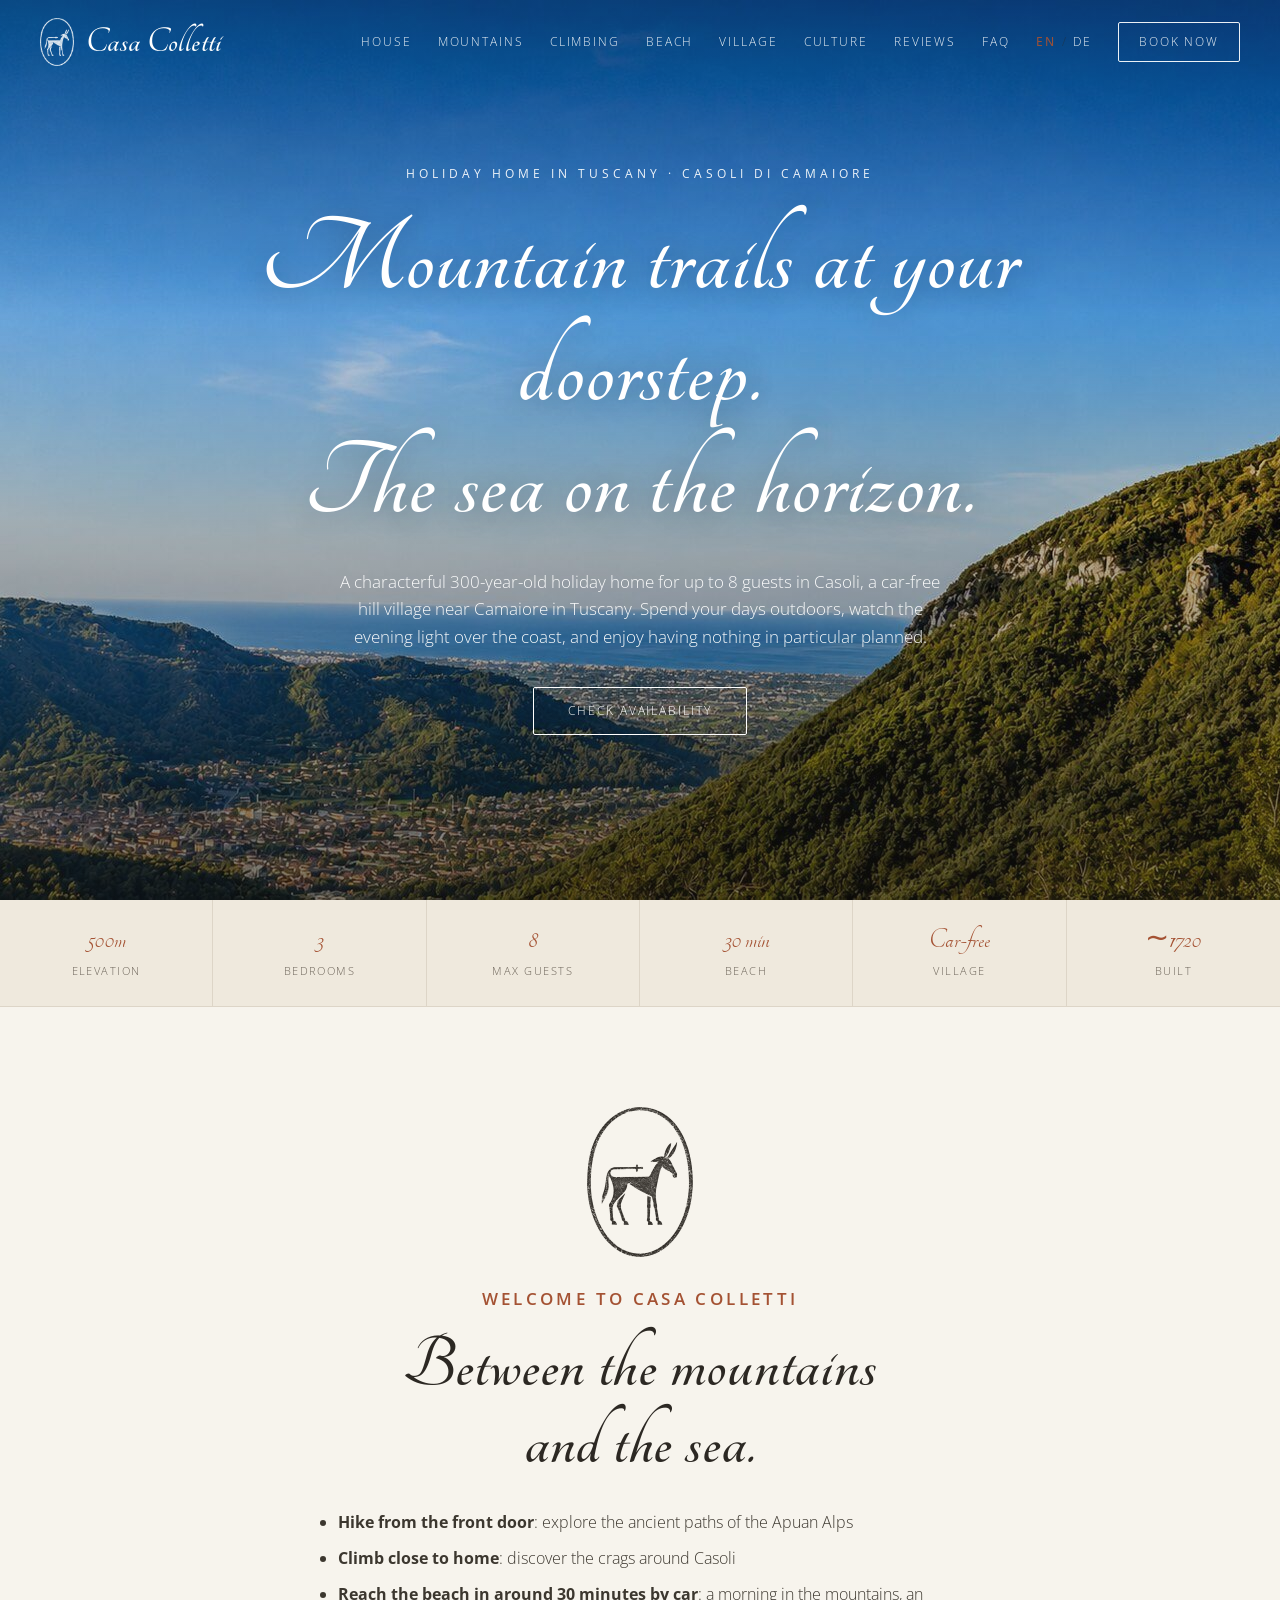
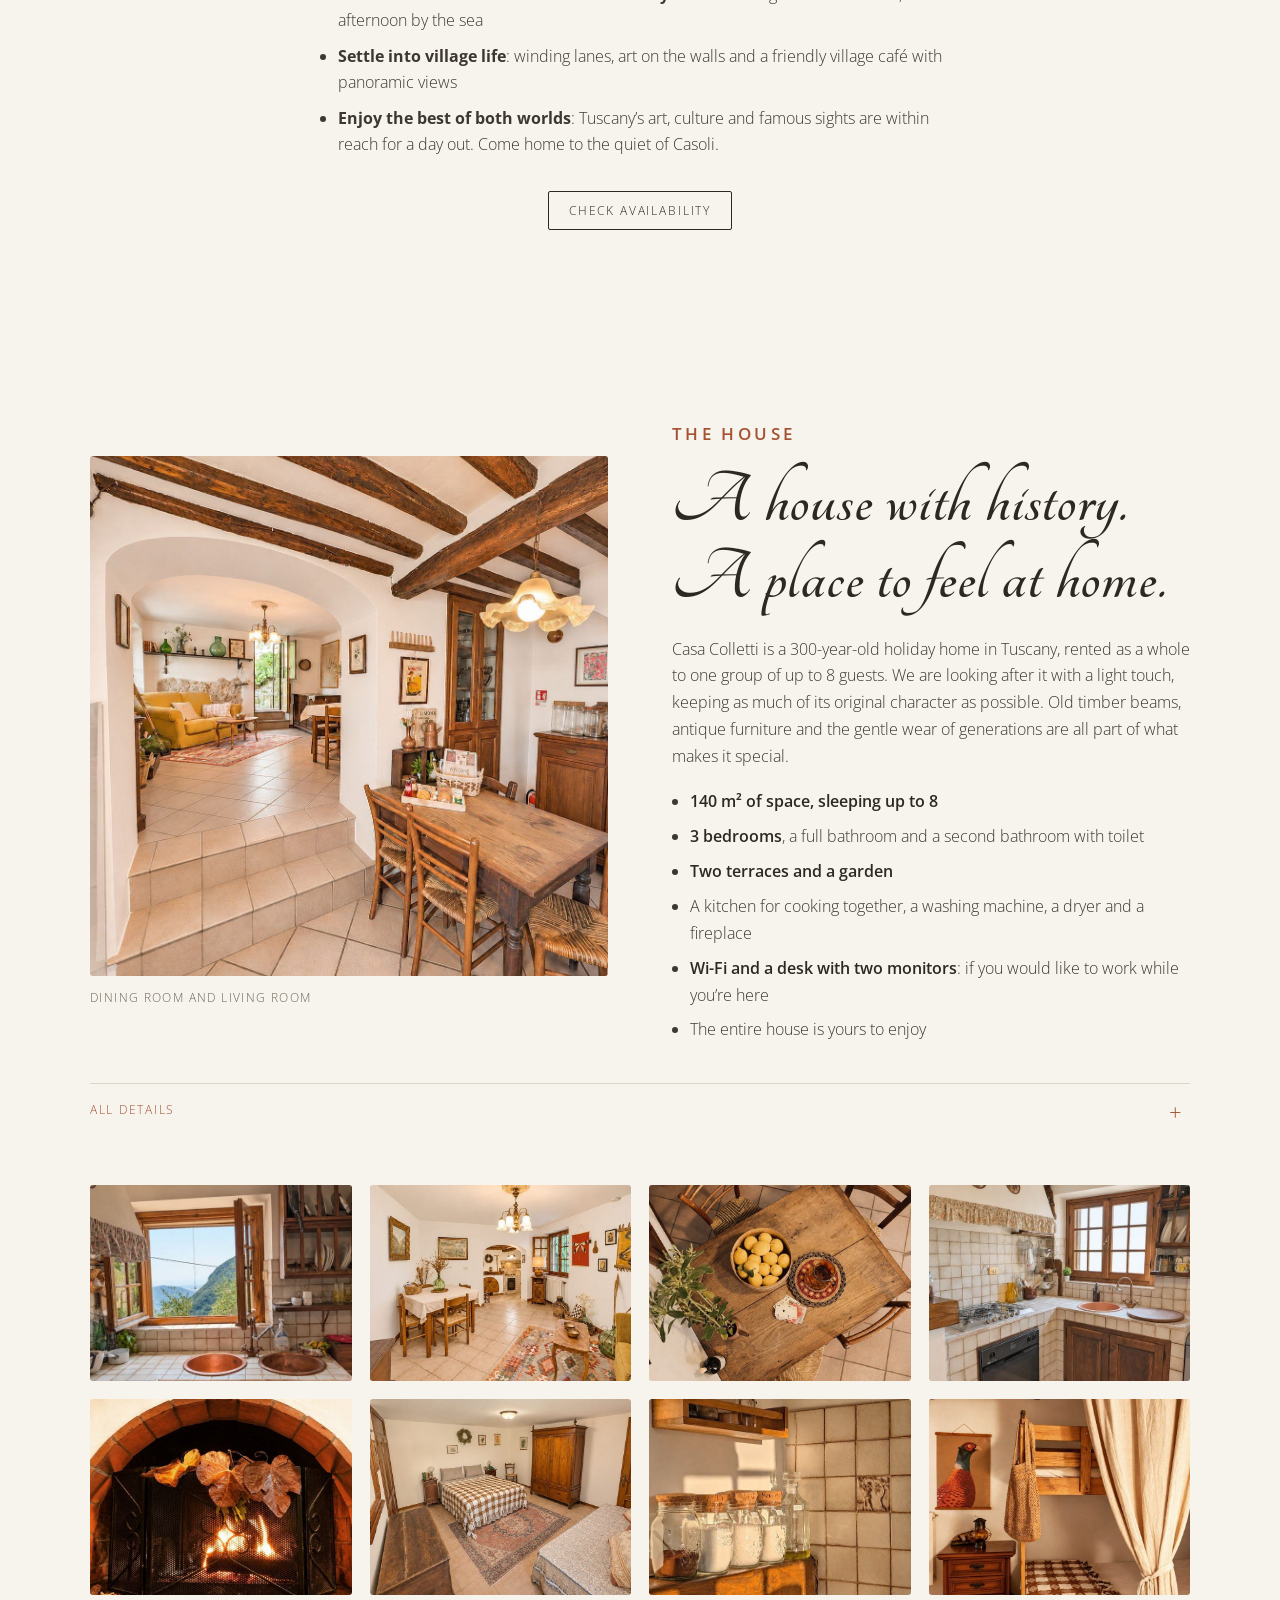
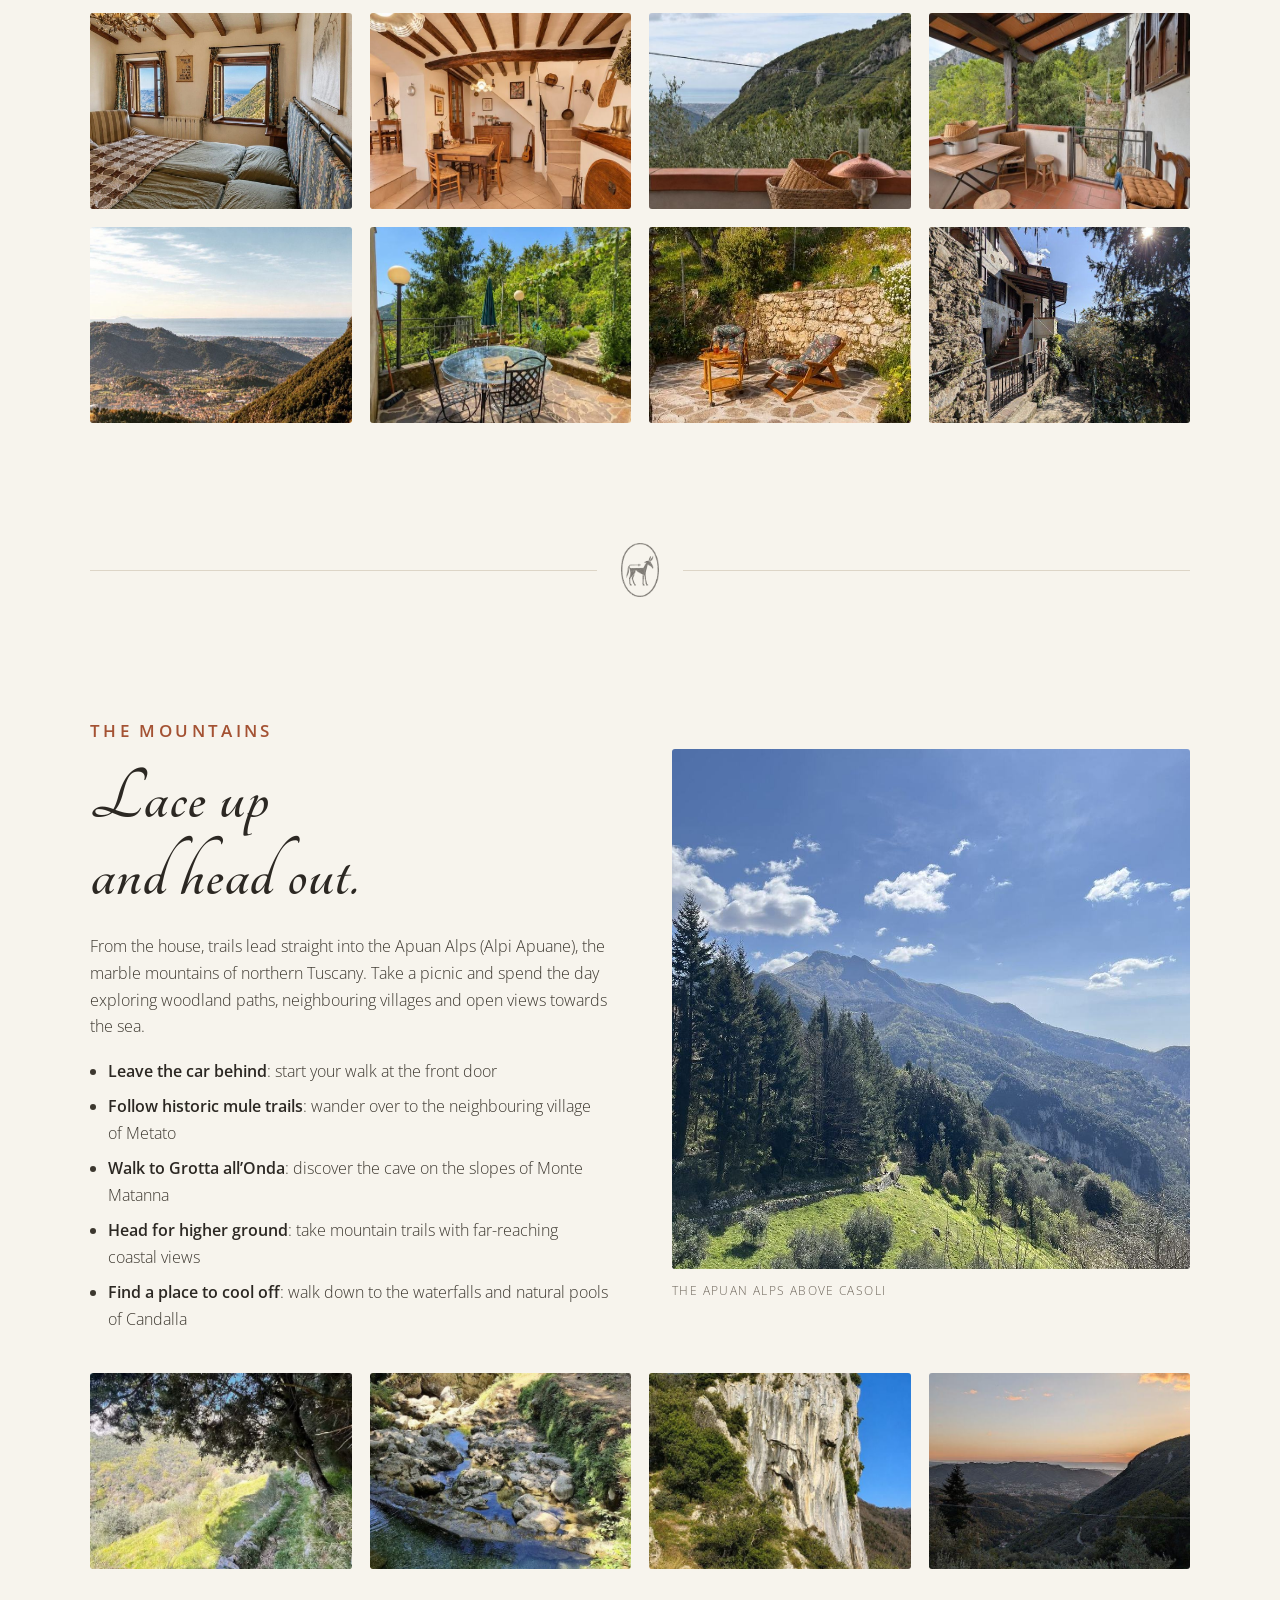
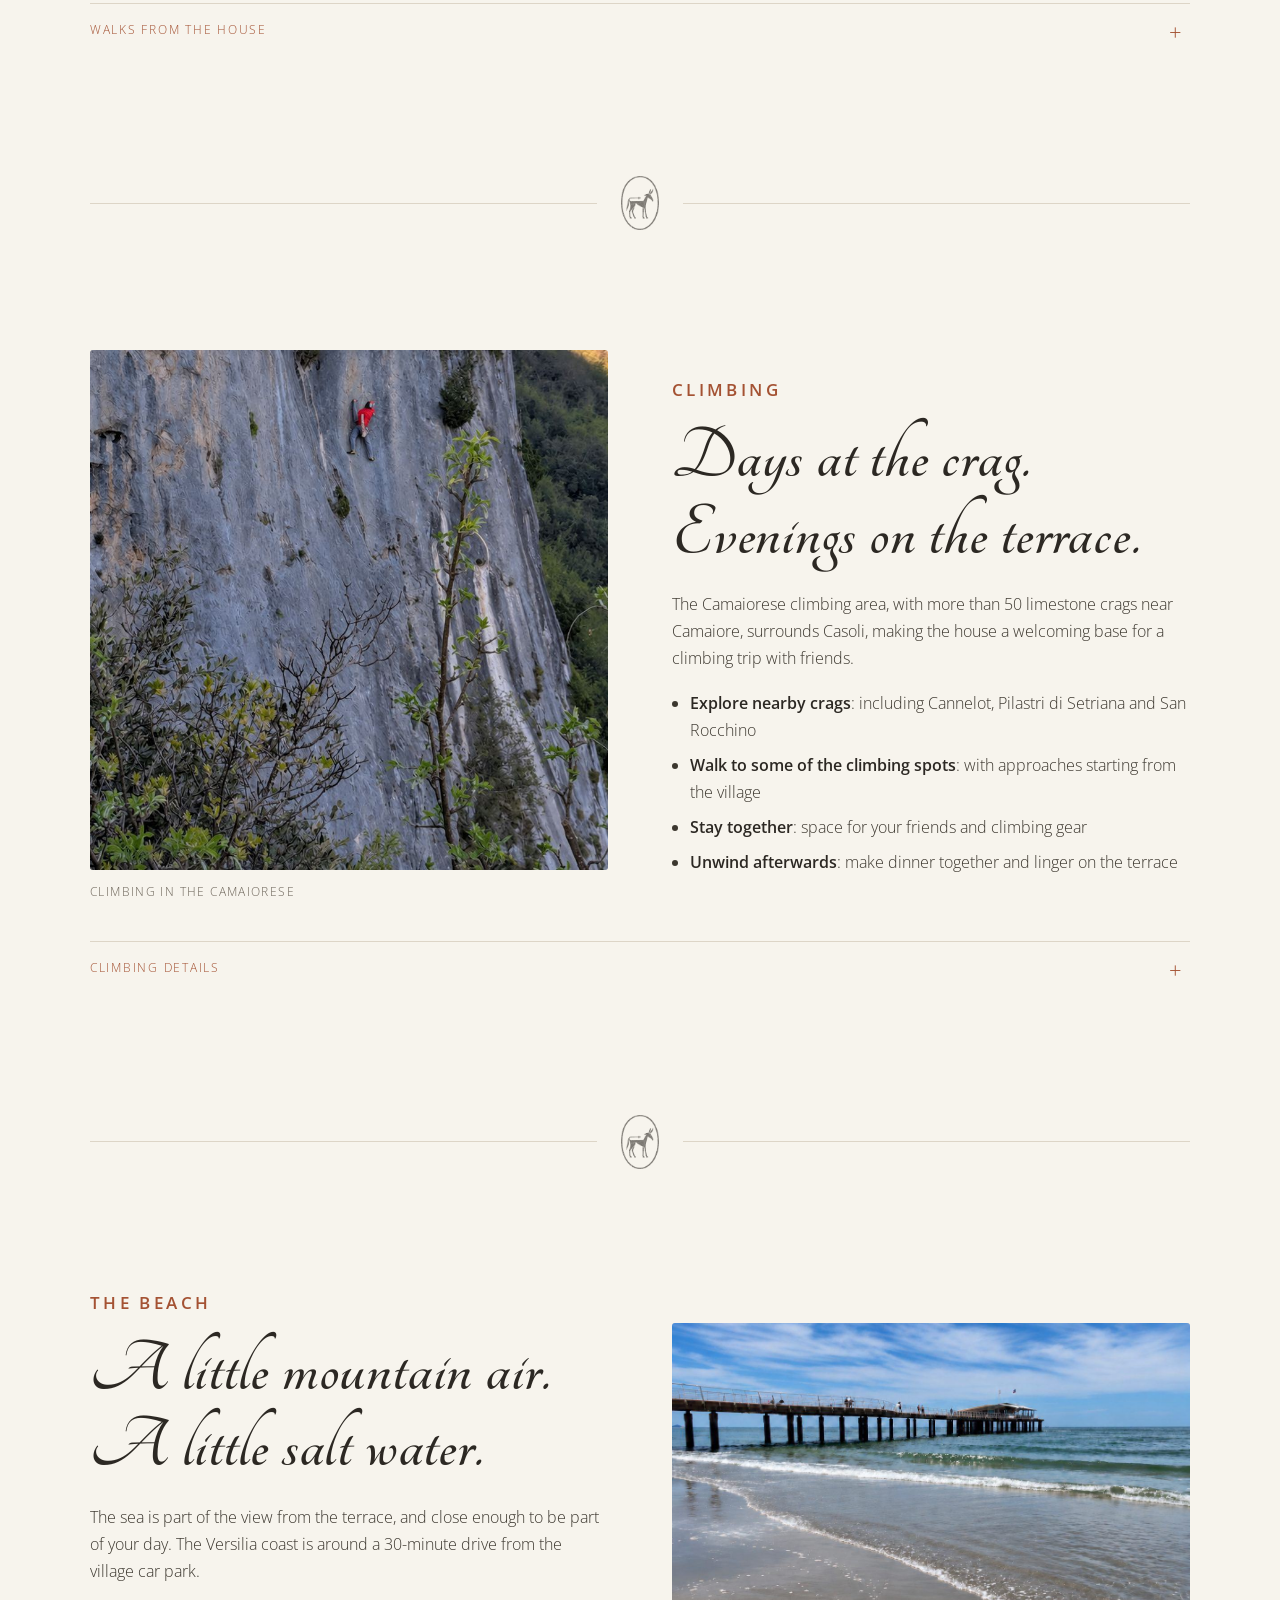
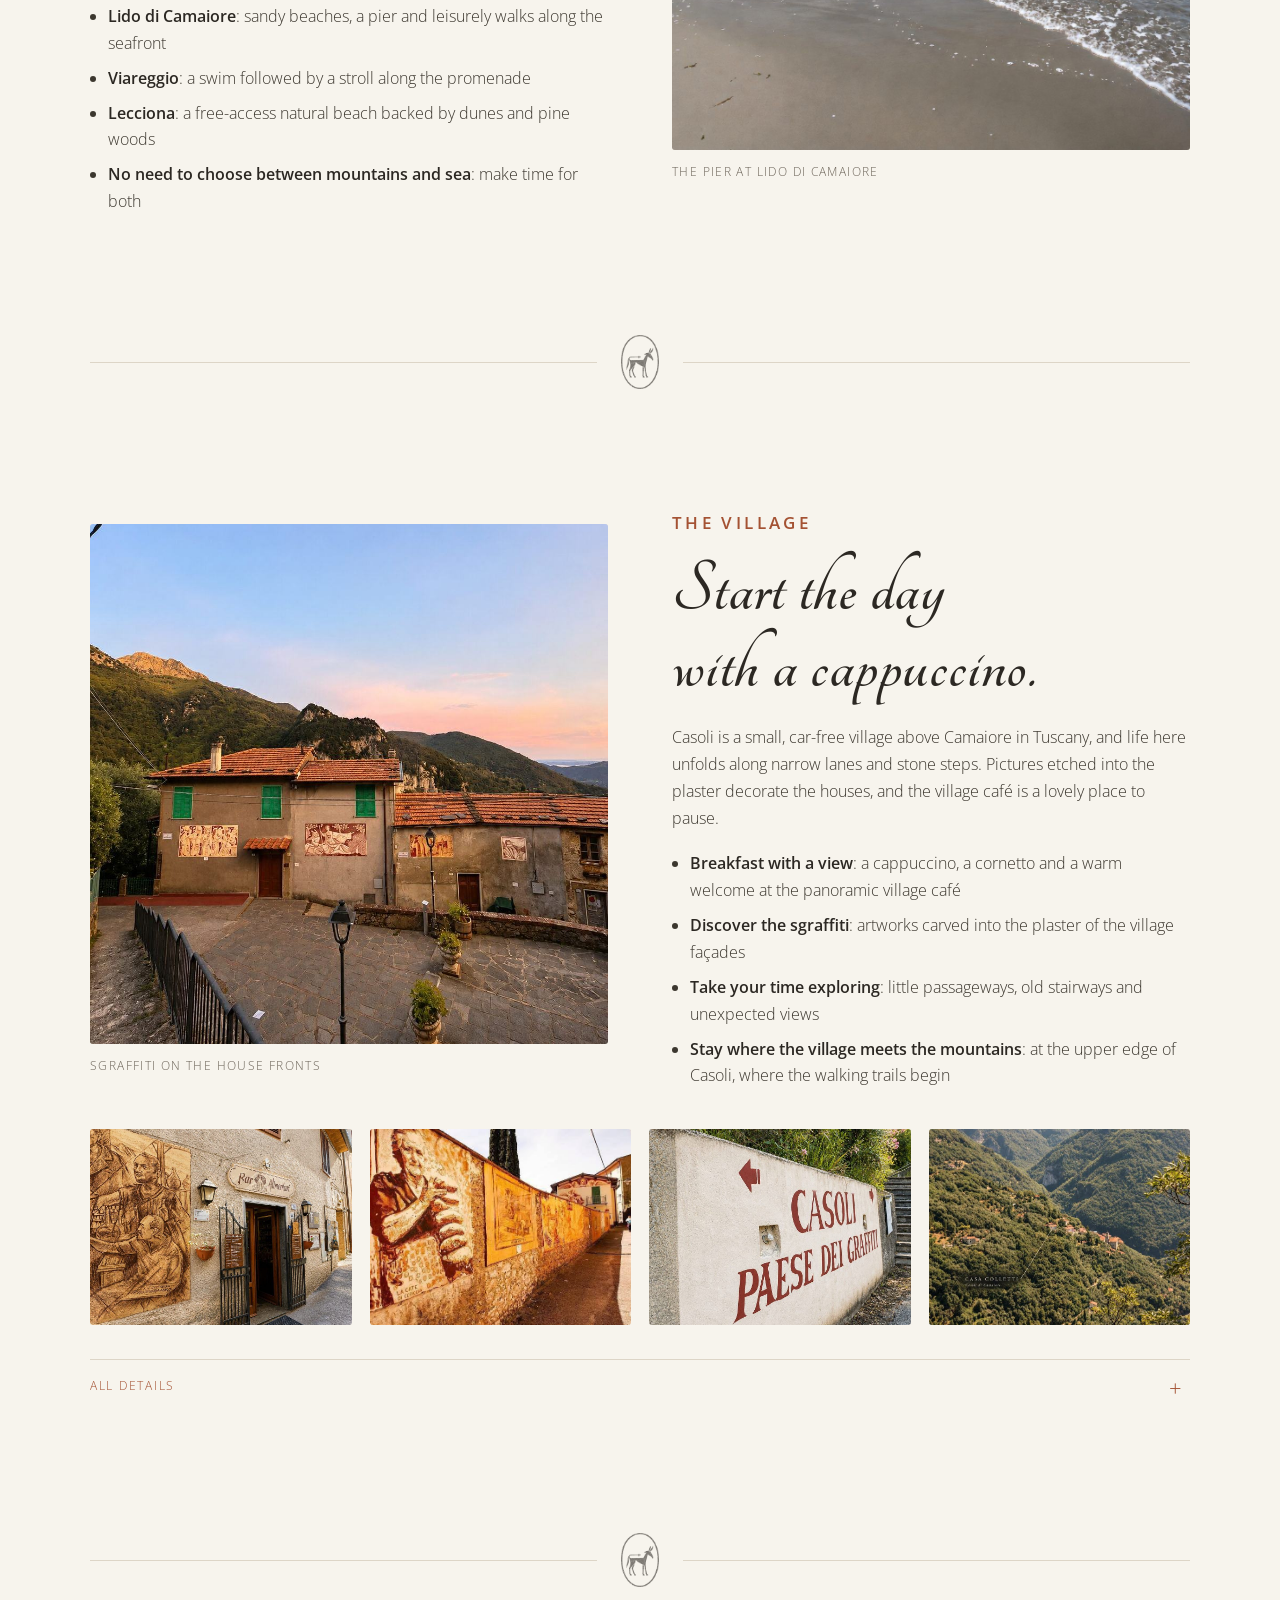
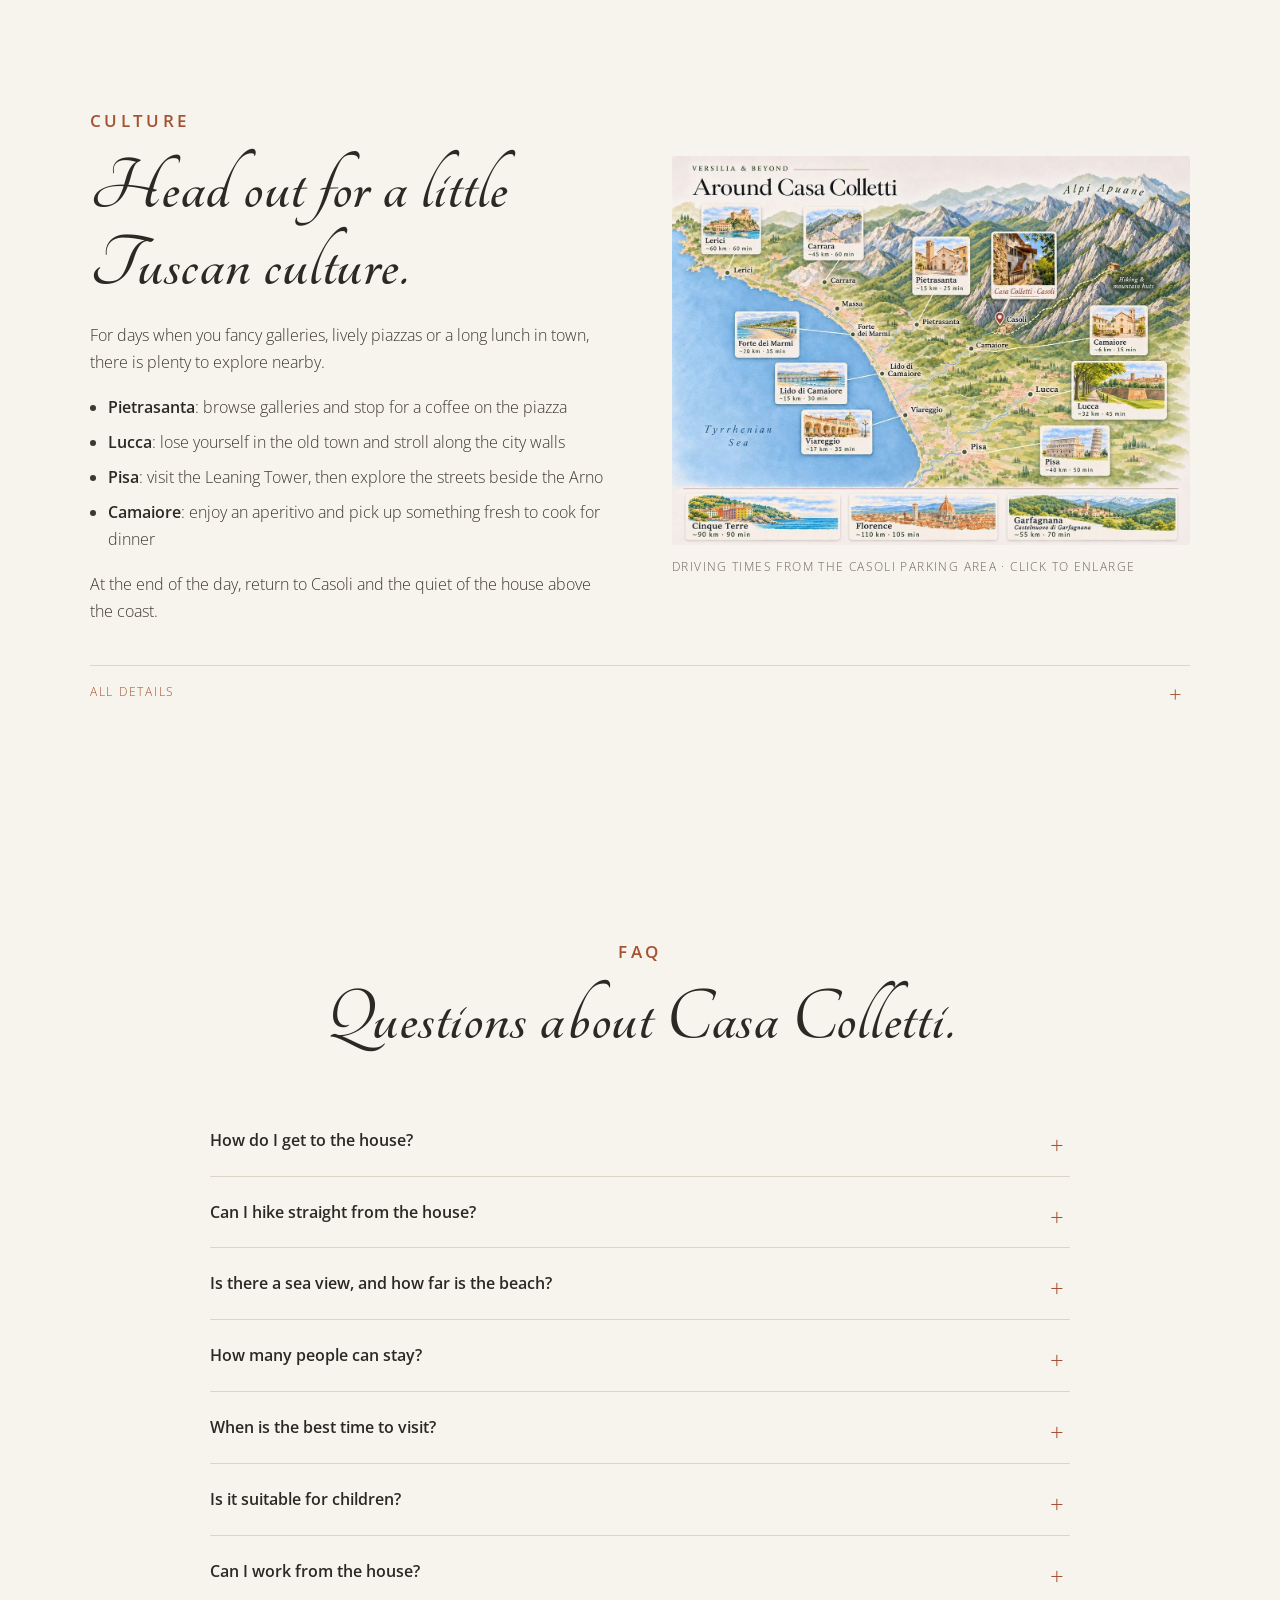
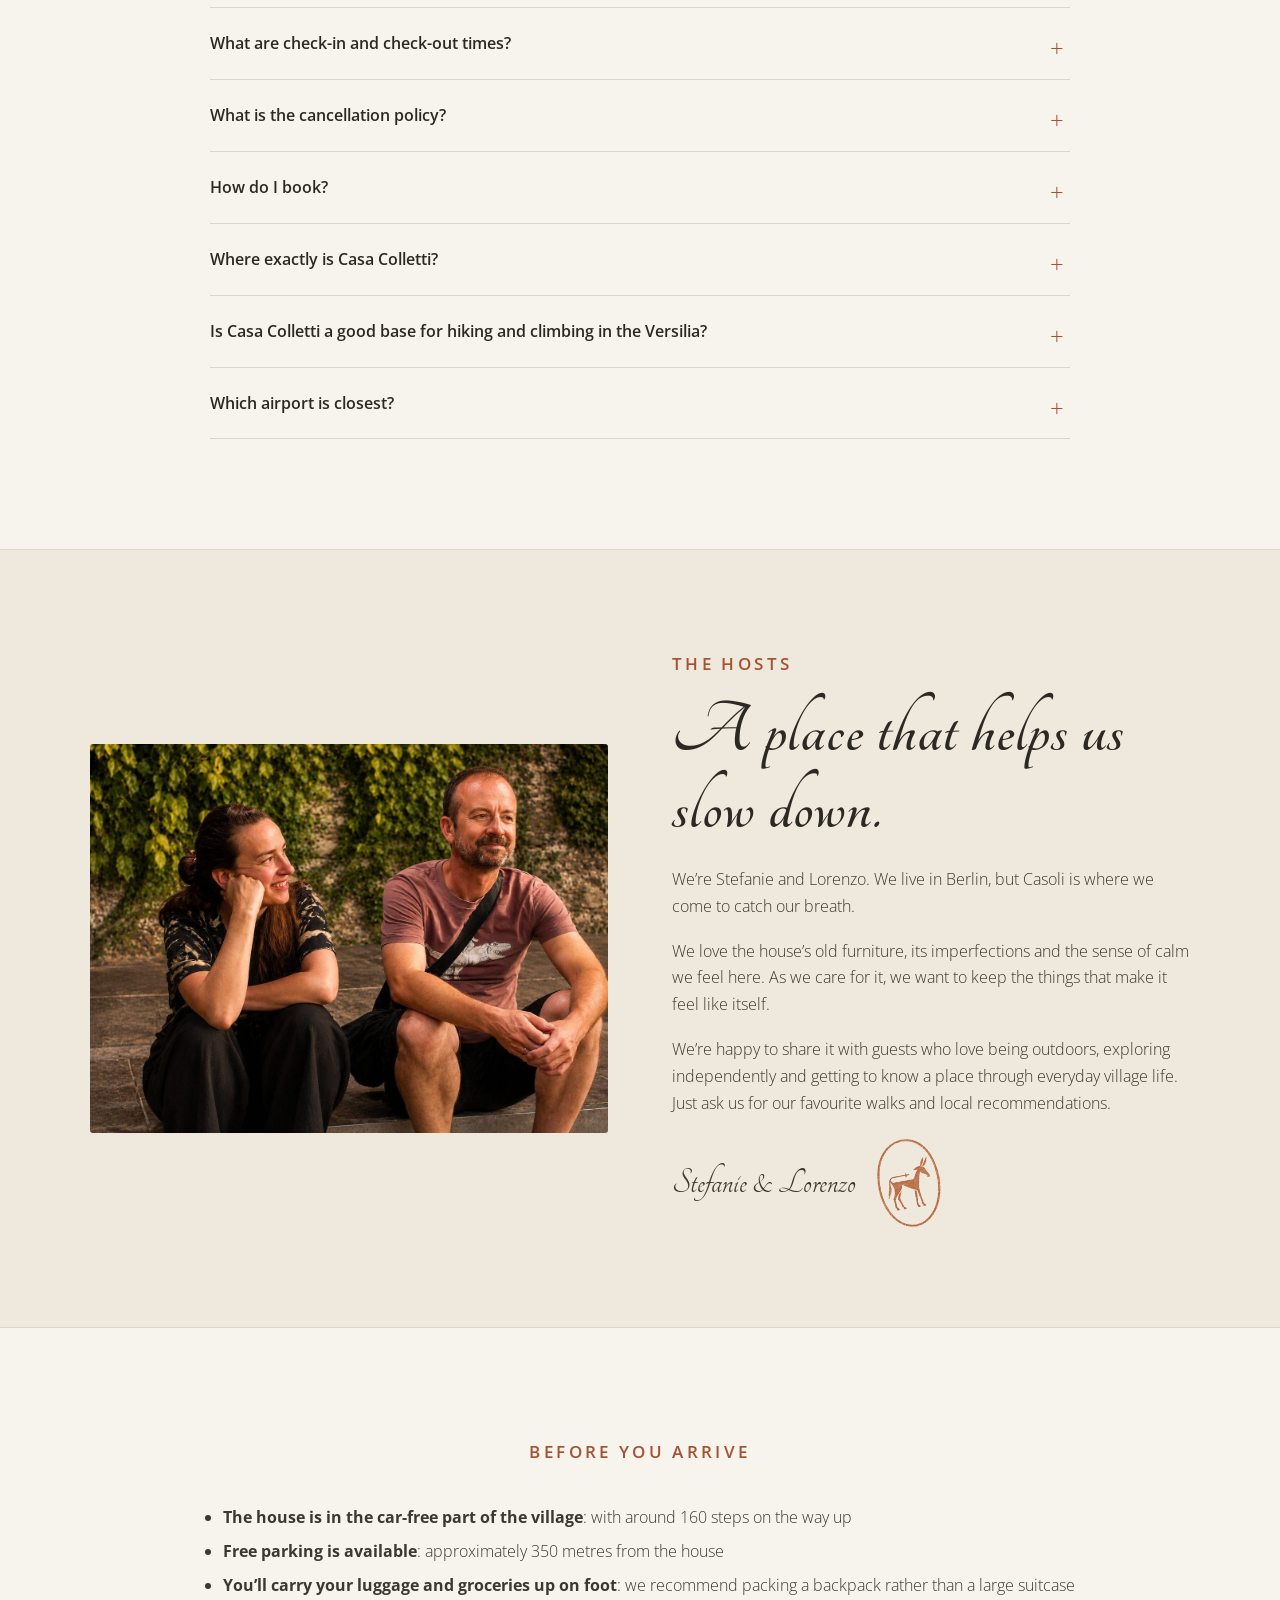
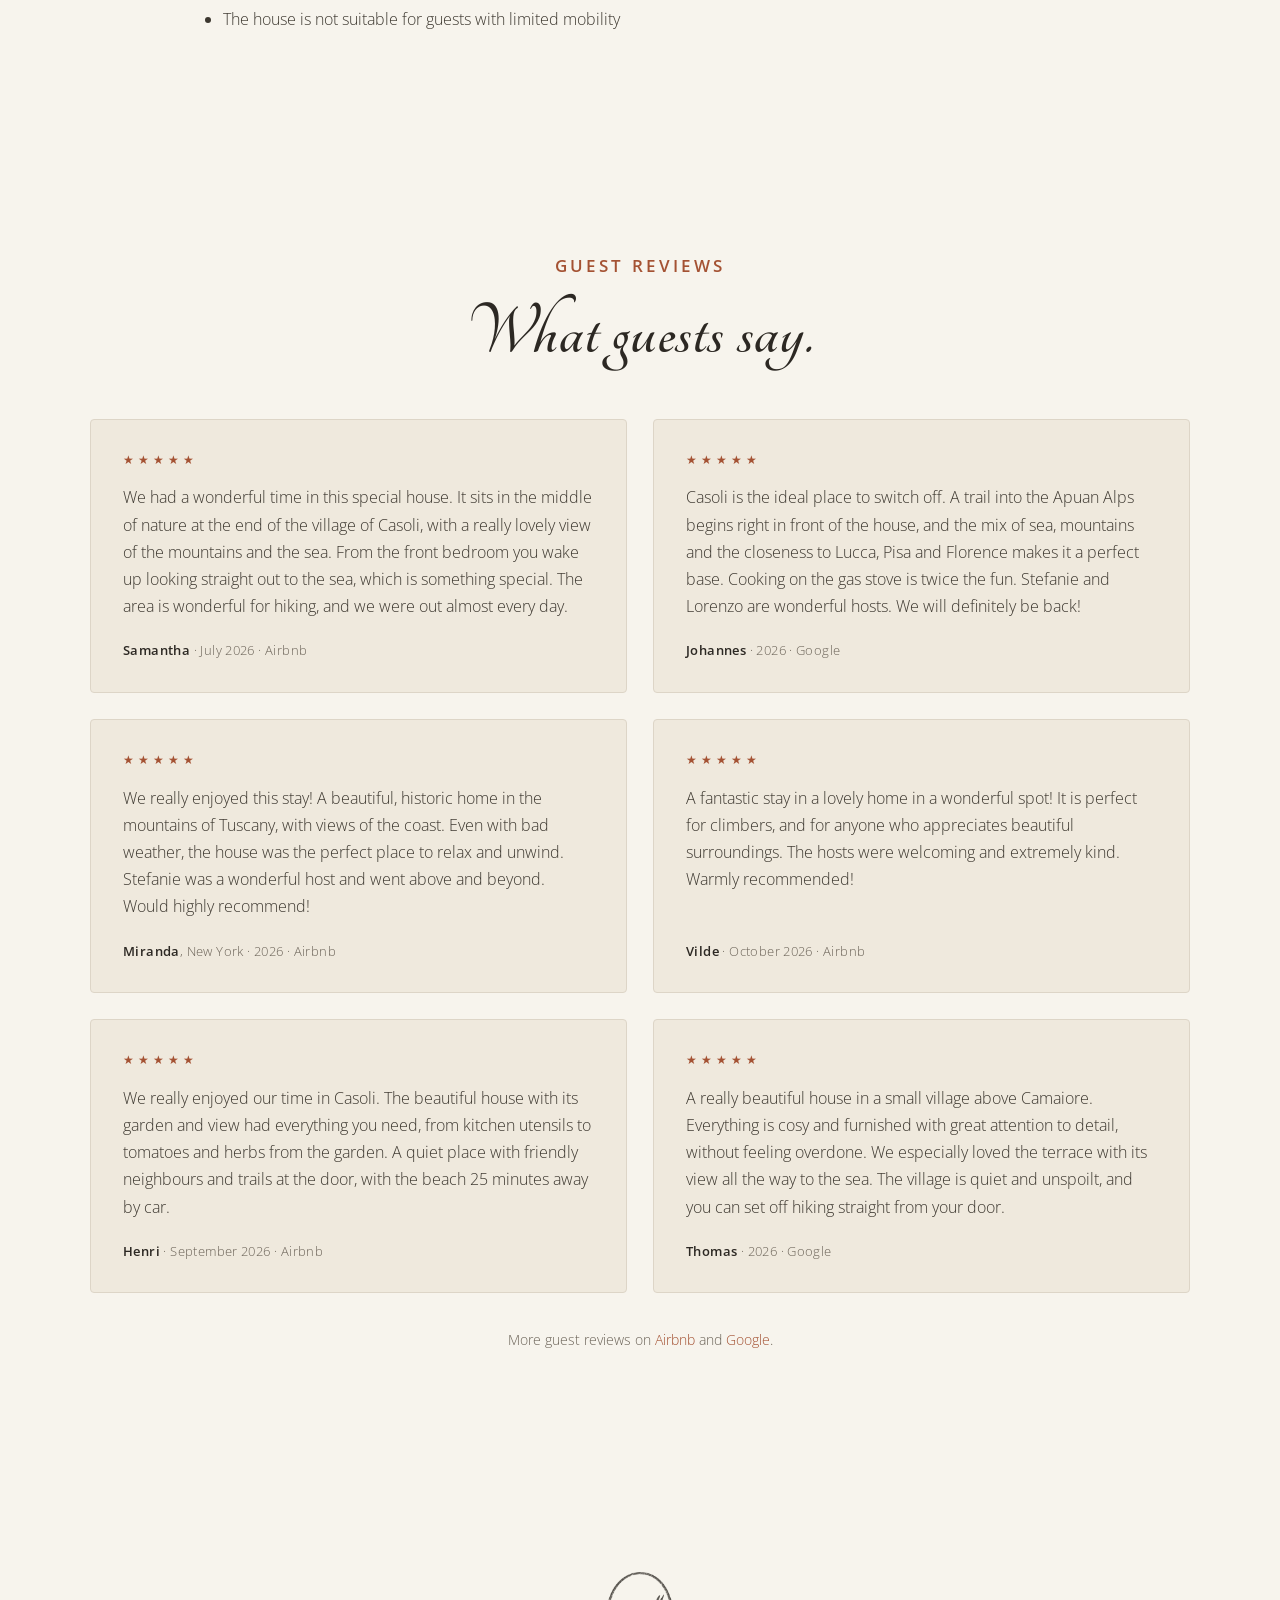
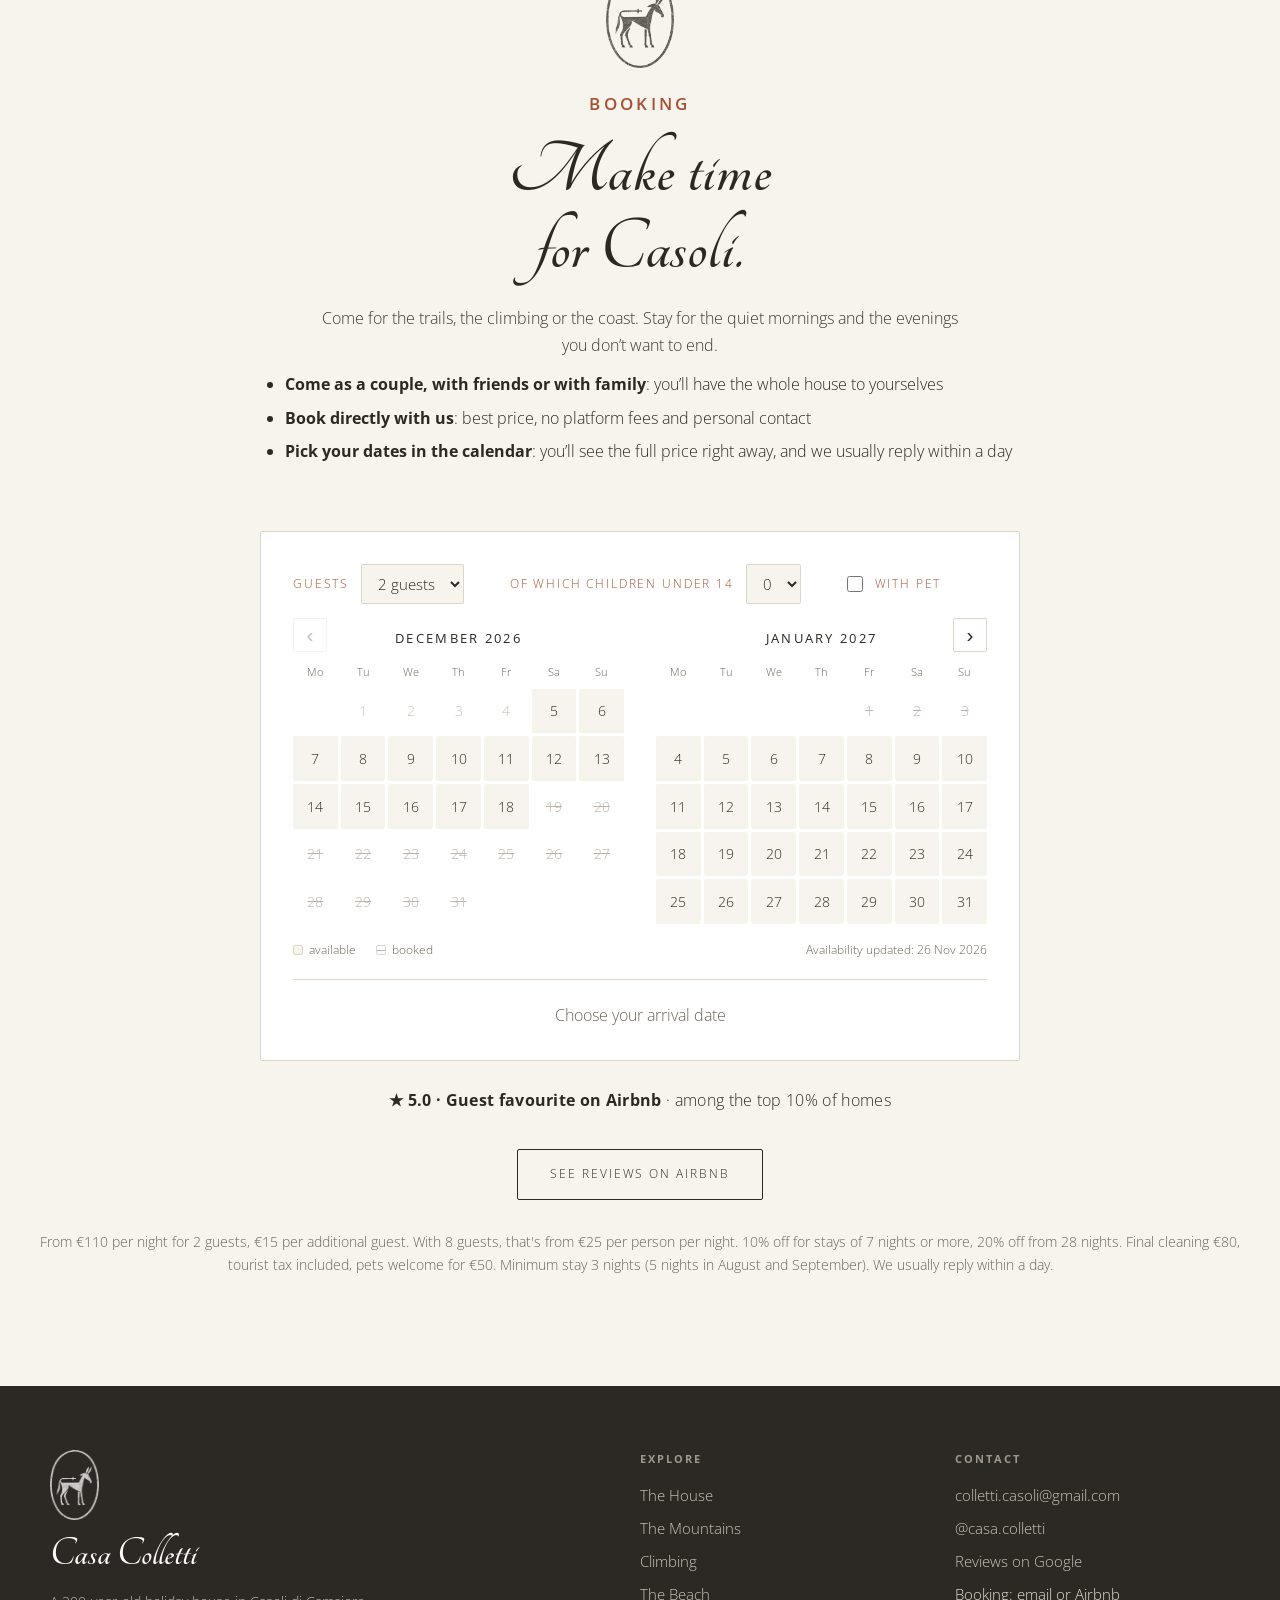
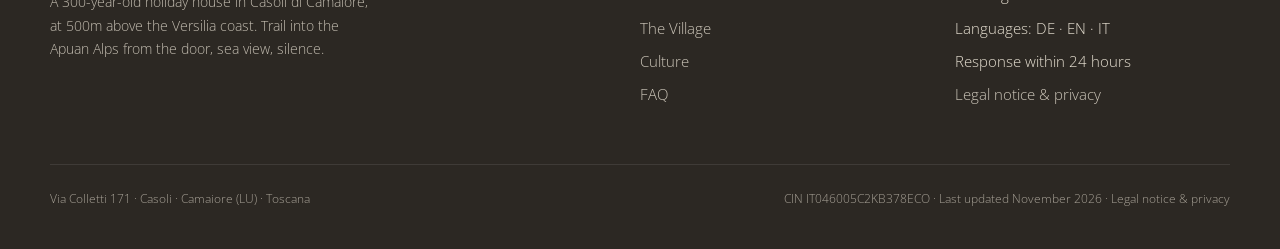
<file: index.html>
<!DOCTYPE html>
<html lang="en">
<head>
<meta charset="UTF-8" />
<meta name="viewport" content="width=device-width, initial-scale=1.0" />
<title>Holiday Home in Tuscany with Hiking &amp; Sea Views | Casa Colletti</title>
<meta name="description" content="300-year-old holiday house in Casoli, Tuscany, for up to 8 guests. Hiking from the door, sea views, beach 30 minutes away. Book direct from €110 per night." />
<meta name="keywords" content="Casa Colletti, Casoli, Camaiore, Versilia, Tuscany, Apuan Alps, Alpi Apuane, holiday house, hiking, climbing, sea view, paese dei graffiti" />
<meta property="og:title" content="Holiday Home in Tuscany with Hiking &amp; Sea Views | Casa Colletti" />
<meta property="og:description" content="Mountain trails at your doorstep, the sea on the horizon. A 300-year-old holiday house in the Tuscan hill village of Casoli." />
<meta property="og:type" content="website" />
<link rel="canonical" href="https://www.casa-colletti.com/" />
<link rel="alternate" hreflang="en" href="https://www.casa-colletti.com/" />
<link rel="alternate" hreflang="de" href="https://www.casa-colletti.com/de.html" />
<link rel="alternate" hreflang="x-default" href="https://www.casa-colletti.com/" />
<meta property="og:url" content="https://www.casa-colletti.com/" />
<meta property="og:locale" content="en_GB" />
<meta property="og:site_name" content="Casa Colletti" />
<meta property="og:image" content="https://www.casa-colletti.com/images/hero-valley-sea.jpg" />
<meta property="og:image" content="https://www.casa-colletti.com/images/casa-colletti-on-the-hillside-above.jpg" />
<meta name="twitter:card" content="summary_large_image" />
<meta name="geo.region" content="IT-LU" />
<meta name="geo.placename" content="Casoli di Camaiore" />
<meta name="geo.position" content="43.9617;10.3269" />
<meta name="ICBM" content="43.9617, 10.3269" />
<script type="application/ld+json">
{
 "@context": "https://schema.org",
 "@type": "VacationRental",
 "priceRange": "€110 to €240 per night",
 "additionalType": "House",
 "@id": "https://www.casa-colletti.com/#casa-colletti",
 "name": "Casa Colletti",
 "url": "https://www.casa-colletti.com/",
 "description": "300-year-old holiday house for up to 8 guests in the car-free hill village of Casoli (Camaiore, Tuscany), 500 m above the Versilia coast. Hiking trails into the Apuan Alps (Alpi Apuane) start at the door, climbing crags of the Camaiorese nearby, beach at Lido di Camaiore 30 minutes by car.",
 "image": [
  "https://www.casa-colletti.com/images/casa-colletti-on-the-hillside-above.jpg",
  "https://www.casa-colletti.com/images/the-lane-up-to-casa-colletti.jpg",
  "https://www.casa-colletti.com/images/terrace-table-with-a-view-down.jpg",
  "https://www.casa-colletti.com/images/arched-passage-from-the-dining-room.jpg",
  "https://www.casa-colletti.com/images/dining-room-and-living-room-with.jpg",
  "https://www.casa-colletti.com/images/copper-sinks-under-the-kitchen-window.jpg",
  "https://www.casa-colletti.com/images/kitchen-with-gas-stove-and-oven.jpg",
  "https://www.casa-colletti.com/images/dining-area-with-beamed-ceiling-and.jpg",
  "https://www.casa-colletti.com/images/fire-in-the-fireplace.jpg",
  "https://www.casa-colletti.com/images/bedroom-with-wooden-wardrobe.jpg",
  "https://www.casa-colletti.com/images/bunk-bed-with-linen-curtain.jpg",
  "https://www.casa-colletti.com/images/bedroom-with-two-windows-and-a.jpg",
  "https://www.casa-colletti.com/images/covered-terrace-with-table-and-benches.jpg",
  "https://www.casa-colletti.com/images/back-terrace-with-table-and-garden.jpg",
  "https://www.casa-colletti.com/images/garden-with-deck-chairs-and-stone.jpg",
  "https://www.casa-colletti.com/images/view-from-casoli-over-camaiore-to.jpg",
  "https://www.casa-colletti.com/images/hero-valley-sea.jpg"
 ],
 "inLanguage": "en",
 "address": {
  "@type": "PostalAddress",
  "streetAddress": "Via Colletti 171",
  "postalCode": "55041",
  "addressLocality": "Casoli di Camaiore",
  "addressRegion": "LU",
  "addressCountry": "IT"
 },
 "geo": {
  "@type": "GeoCoordinates",
  "latitude": 43.961847,
  "longitude": 10.324581
 },
 "containedInPlace": {
  "@type": "Place",
  "name": "Casoli di Camaiore, Versilia, Toscana"
 },
 "containsPlace": {
  "@type": "Accommodation",
  "additionalType": "EntirePlace",
  "numberOfBedrooms": 3,
  "numberOfFullBathrooms": 1,
  "numberOfPartialBathrooms": 1,
  "numberOfBathroomsTotal": 2,
  "bed": [{ "@type": "BedDetails", "numberOfBeds": 2, "typeOfBed": "Double" }, { "@type": "BedDetails", "numberOfBeds": 1, "typeOfBed": "Bunk bed" }, { "@type": "BedDetails", "numberOfBeds": 2, "typeOfBed": "Single" }],
  "occupancy": {
   "@type": "QuantitativeValue",
   "value": 8
  },
  "floorSize": {
   "@type": "QuantitativeValue",
   "value": 140,
   "unitCode": "MTK"
  },
  "amenityFeature": [
   {
    "@type": "LocationFeatureSpecification",
    "name": "Wi-Fi",
    "value": true
   },
   {
    "@type": "LocationFeatureSpecification",
    "name": "Workspace with two monitors",
    "value": true
   },
   {
    "@type": "LocationFeatureSpecification",
    "name": "Fireplace",
    "value": true
   },
   {
    "@type": "LocationFeatureSpecification",
    "name": "Kitchen",
    "value": true
   },
   {
    "@type": "LocationFeatureSpecification",
    "name": "Gas stove",
    "value": true
   },
   {
    "@type": "LocationFeatureSpecification",
    "name": "Dishwasher",
    "value": true
   },
   {
    "@type": "LocationFeatureSpecification",
    "name": "Washing machine",
    "value": true
   },
   {
    "@type": "LocationFeatureSpecification",
    "name": "Dryer",
    "value": true
   },
   {
    "@type": "LocationFeatureSpecification",
    "name": "Two terraces",
    "value": true
   },
   {
    "@type": "LocationFeatureSpecification",
    "name": "Garden",
    "value": true
   },
   {
    "@type": "LocationFeatureSpecification",
    "name": "Sea view",
    "value": true
   },
   {
    "@type": "LocationFeatureSpecification",
    "name": "Mountain view",
    "value": true
   },
   {
    "@type": "LocationFeatureSpecification",
    "name": "Free parking nearby",
    "value": true
   }
  ]
 },
 "checkinTime": "14:00",
 "checkoutTime": "12:00",
 "email": "colletti.casoli@gmail.com",
 "identifier": "CIN IT046005C2KB378ECO",
 "knowsLanguage": [
  "de",
  "en",
  "it"
 ],
 "sameAs": [
  "https://www.airbnb.de/rooms/1688939099606951713",
  "https://www.instagram.com/casa.colletti/",
  "https://share.google/Dw5e98mey6lZCneYt"
 ],
 "alternateName": "Casa Colletti, Casoli di Camaiore, Tuscany"
}
</script>
<script type="application/ld+json">
{
 "@context": "https://schema.org",
 "@type": "FAQPage",
 "inLanguage": "en",
 "mainEntity": [
  {
   "@type": "Question",
   "name": "How do I get to the house?",
   "acceptedAnswer": {
    "@type": "Answer",
    "text": "Casa Colletti sits in the car-free heart of Casoli, and that is a big part of its charm. You park for free about 350m below the house and walk up around 160 steps, roughly 10 minutes. Luggage and groceries are carried up by hand, so a backpack is easier than a big suitcase. Because of the steps, the house is unfortunately not suitable for guests with limited mobility."
   }
  },
  {
   "@type": "Question",
   "name": "Can I hike straight from the house?",
   "acceptedAnswer": {
    "@type": "Answer",
    "text": "Yes! A trail starts right at the front door and takes you into the Apuan Alps nature park. You can leave the car where it is for the whole day."
   }
  },
  {
   "@type": "Question",
   "name": "Is there a sea view, and how far is the beach?",
   "acceptedAnswer": {
    "@type": "Answer",
    "text": "Yes, from the terrace you look out over the Versilia coast to the sea. Lido di Camaiore is about 30 minutes by car, Forte dei Marmi and Viareggio about 35 minutes."
   }
  },
  {
   "@type": "Question",
   "name": "How many people can stay?",
   "acceptedAnswer": {
    "@type": "Answer",
    "text": "Up to 8 guests: three bedrooms with eight beds, 140m² on two floors, one full bathroom with shower, bathtub, toilet and bidet plus a second bathroom with toilet, bidet and washbasin. The whole house, both terraces and the garden are just for you."
   }
  },
  {
   "@type": "Question",
   "name": "When is the best time to visit?",
   "acceptedAnswer": {
    "@type": "Answer",
    "text": "Casa Colletti is lovely all year round. Spring (April to early June) and autumn (September and October) are perfect for hiking, with mild days and clear views. In summer the beach is calling, and in winter the fireplace makes the house cosy."
   }
  },
  {
   "@type": "Question",
   "name": "Is it suitable for children?",
   "acceptedAnswer": {
    "@type": "Answer",
    "text": "Children are very welcome! If they can manage the 160 steps on their own, they will love the village and the trails. A pushchair cannot be taken up to the house, so a baby carrier is the better choice. There is no pool, but the natural pools in the Candalla valley are a wonderful alternative in summer."
   }
  },
  {
   "@type": "Question",
   "name": "Can I work from the house?",
   "acceptedAnswer": {
    "@type": "Answer",
    "text": "Yes. The WiFi is reliable, and there is a workspace with two monitors. Work in the morning, walk into the mountains in the afternoon."
   }
  },
  {
   "@type": "Question",
   "name": "What are check-in and check-out times?",
   "acceptedAnswer": {
    "@type": "Answer",
    "text": "Check-in is from 14:00, check-out until 12:00. We send you all the details for your arrival after booking. If you would like to arrive earlier or leave later, just ask and we will do our best."
   }
  },
  {
   "@type": "Question",
   "name": "What is the cancellation policy?",
   "acceptedAnswer": {
    "@type": "Answer",
    "text": "We know plans can change. If you cancel 14 days or more before arrival, you get a full refund. Between 14 and 7 days before arrival we charge 30% of the booking. Cancellations less than 7 days before arrival cannot be refunded."
   }
  },
  {
   "@type": "Question",
   "name": "How do I book?",
   "acceptedAnswer": {
    "@type": "Answer",
    "text": "Pick your dates in the booking calendar above: you'll see the full price straight away and can send us your request. We usually reply within a day. You can also write to us at colletti.casoli@gmail.com. The minimum stay is 3 nights, 5 nights in August and September."
   }
  },
  {
   "@type": "Question",
   "name": "Where exactly is Casa Colletti?",
   "acceptedAnswer": {
    "@type": "Answer",
    "text": "Casa Colletti is a holiday house in Casoli, a hill village in the municipality of Camaiore (province of Lucca, Tuscany), at 500m above the Versilia coast. The beach at Lido di Camaiore is about 30 minutes by car, Lucca about 45 minutes and Pisa about 50 minutes."
   }
  },
  {
   "@type": "Question",
   "name": "Is Casa Colletti a good base for hiking and climbing in the Versilia?",
   "acceptedAnswer": {
    "@type": "Answer",
    "text": "Yes. Trails into the Apuan Alps start at the front door, and the house sits in the middle of the Camaiorese climbing area with crags such as Cannelot, Pilastro di Setriana and San Rocchino. Some of them can be reached on foot from the village."
   }
  },
  {
   "@type": "Question",
   "name": "Which airport is closest?",
   "acceptedAnswer": {
    "@type": "Answer",
    "text": "Pisa airport is the closest, about 50 minutes by car. Florence airport is about 1 hour 30 minutes away. A car is useful for day trips, and you leave it at the free car park below the village."
   }
  }
 ]
}
</script>

<link rel="preload" href="fonts/open-sans-latin.woff2" as="font" type="font/woff2" crossorigin />
<style>
@font-face{font-family:'Open Sans';font-style:normal;font-weight:300 800;font-stretch:100%;font-display:swap;src:url(fonts/open-sans-latin.woff2) format('woff2');unicode-range: U+0000-00FF, U+0131, U+0152-0153, U+02BB-02BC, U+02C6, U+02DA, U+02DC, U+0304, U+0308, U+0329, U+2000-206F, U+20AC, U+2122, U+2191, U+2193, U+2212, U+2215, U+FEFF, U+FFFD;}
@font-face{font-family:'Tangerine';font-style:normal;font-weight:400;font-display:swap;src:url(fonts/tangerine-400-latin.woff2) format('woff2');unicode-range: U+0000-00FF, U+0131, U+0152-0153, U+02BB-02BC, U+02C6, U+02DA, U+02DC, U+0304, U+0308, U+0329, U+2000-206F, U+20AC, U+2122, U+2191, U+2193, U+2212, U+2215, U+FEFF, U+FFFD;}
@font-face{font-family:'Tangerine';font-style:normal;font-weight:700;font-display:swap;src:url(fonts/tangerine-700-latin.woff2) format('woff2');unicode-range: U+0000-00FF, U+0131, U+0152-0153, U+02BB-02BC, U+02C6, U+02DA, U+02DC, U+0304, U+0308, U+0329, U+2000-206F, U+20AC, U+2122, U+2191, U+2193, U+2212, U+2215, U+FEFF, U+FFFD;}
</style>
<style>
  :root{
    --ink:#2c2823;
    --soft:#6b6358;
    --line:#ddd5c7;
    --paper:#f7f4ed;
    --paper-2:#efe9dd;
    --terra:#a45233;
    --terra-dark:#8a4329;
    --green:#4d5a44;
    --serif:'Tangerine', 'Cormorant Garamond', Georgia, serif;
    --sans:'Open Sans', -apple-system, BlinkMacSystemFont, 'Segoe UI', sans-serif;
  }
  *{box-sizing:border-box;margin:0;padding:0}
  html{scroll-behavior:smooth}
  body{
    font-family:var(--sans);
    color:var(--ink);
    background:var(--paper);
    font-weight:300;
    line-height:1.65;
    -webkit-font-smoothing:antialiased;
  }
  img{display:block;max-width:100%}
  a{color:inherit;text-decoration:none}

  /* ---------- NAV ---------- */
  header.nav{
    position:fixed;top:0;left:0;right:0;z-index:50;
    display:flex;align-items:center;justify-content:space-between;
    padding:18px 40px;
    background:rgba(247,244,237,0);
    transition:background .4s ease, padding .4s ease, box-shadow .4s ease;
  }
  header.nav.scrolled{
    background:rgba(247,244,237,.96);
    box-shadow:0 1px 0 var(--line);
    padding:12px 40px;
  }
  .brand{
    font-family:var(--serif);
    font-size:2.3rem;font-weight:700;letter-spacing:.01em;line-height:1;
    color:#fff;transition:color .4s ease;
  }
  header.nav.scrolled .brand{color:var(--ink)}
  nav.menu{display:flex;align-items:center;gap:26px}
  nav.menu a{
    font-size:.74rem;letter-spacing:.16em;text-transform:uppercase;
    color:#fff;opacity:.92;transition:color .4s ease, opacity .2s ease;
  }
  header.nav.scrolled nav.menu a{color:var(--ink)}
  nav.menu a:hover{opacity:.6}
  .lang{display:flex;gap:6px;font-size:.72rem;letter-spacing:.12em}
  .lang a.active{color:var(--terra);font-weight:500}
  .lang span{opacity:.5}
  .btn{
    display:inline-block;border:1px solid currentColor;
    padding:9px 20px;font-size:.72rem;letter-spacing:.16em;text-transform:uppercase;
    border-radius:2px;transition:background .25s ease,color .25s ease;
  }
  nav.menu .btn{color:#fff}
  header.nav.scrolled nav.menu .btn{color:var(--terra)}
  nav.menu .btn:hover{background:var(--terra);border-color:var(--terra);color:#fff;opacity:1}
  .menu-toggle{display:none;background:none;border:none;cursor:pointer;color:#fff}
  header.nav.scrolled .menu-toggle{color:var(--ink)}

  /* ---------- HERO ---------- */
  .hero{
    position:relative;height:100vh;min-height:600px;
    display:flex;align-items:center;justify-content:center;text-align:center;
    color:#fff;overflow:hidden;
    background:linear-gradient(160deg,#7d8a72,#5a6450);
  }
  .hero img.bg{
    position:absolute;inset:0;width:100%;height:100%;object-fit:cover;
    z-index:0;
  }
  .hero::after{
    content:"";position:absolute;inset:0;z-index:1;
    background:linear-gradient(180deg,rgba(20,18,15,.45),rgba(20,18,15,.15) 35%,rgba(20,18,15,.55));
  }
  .hero-inner{position:relative;z-index:2;padding:0 24px;max-width:900px}
  .eyebrow{
    font-size:.78rem;letter-spacing:.32em;text-transform:uppercase;
    opacity:.92;margin-bottom:22px;
  }
  .hero h1{
    font-family:var(--serif);font-weight:700;
    font-size:clamp(3.6rem,9vw,7rem);line-height:1;letter-spacing:.01em;
    text-shadow:0 2px 30px rgba(0,0,0,.3);
  }
  .hero p.sub{
    margin:26px auto 0;max-width:620px;font-size:1.05rem;font-weight:300;opacity:.95;
  }
  .hero .btn.book{
    margin-top:36px;border-color:#fff;color:#fff;padding:13px 34px;font-size:.76rem;
  }
  .hero .btn.book:hover{background:#fff;color:var(--ink)}

  /* ---------- FACT STRIP ---------- */
  .strip{
    display:grid;grid-template-columns:repeat(6,1fr);
    background:var(--paper-2);border-bottom:1px solid var(--line);
  }
  .strip .cell{
    padding:26px 14px;text-align:center;border-right:1px solid var(--line);
  }
  .strip .cell:last-child{border-right:none}
  .strip .k{font-family:var(--serif);font-size:1.8rem;color:var(--terra);line-height:1}
  .strip .l{font-size:.66rem;letter-spacing:.14em;text-transform:uppercase;color:var(--soft);margin-top:8px}

  /* ---------- SECTIONS ---------- */
  section.block{padding:110px 40px;max-width:1180px;margin:0 auto}
  .sec-label{
    font-size:.72rem;letter-spacing:.26em;text-transform:uppercase;color:var(--terra);
    margin-bottom:18px;
  }
  h2{
    font-family:var(--serif);font-weight:700;
    font-size:clamp(3rem,6vw,5rem);line-height:1;letter-spacing:.01em;
    margin-bottom:6px;
  }
  .split{display:grid;grid-template-columns:1fr 1fr;gap:64px;align-items:start}
  .split .text{padding-top:30px}
  .split .media{margin-top:70px}
  .split.rev .text{order:2;padding-top:70px}
  .split.rev .media{order:1;margin-top:0}
  .text p{margin-top:18px;color:#3c372f;font-size:1.02rem}
  .media{position:relative}
  .media img{
    width:100%;height:520px;object-fit:cover;border-radius:3px;
    background:linear-gradient(135deg,var(--paper-2),#d9cfbd);
  }
  .media .caption{
    font-size:.72rem;letter-spacing:.12em;text-transform:uppercase;color:var(--soft);
    margin-top:12px;
  }

  /* spec table */
  .specs{margin-top:34px;border-top:1px solid var(--line)}
  .specs .row{
    display:flex;justify-content:space-between;gap:20px;
    padding:11px 0;border-bottom:1px solid var(--line);
    font-size:.92rem;
  }
  .specs .row .sk{color:var(--soft);letter-spacing:.04em}
  .specs .row .sv{text-align:right;color:var(--ink)}

  /* full-bleed image band */
  .band{
    height:70vh;min-height:420px;position:relative;overflow:hidden;
    background:linear-gradient(160deg,#8a7d68,#5e5544);
    display:flex;align-items:center;justify-content:center;
  }
  .band img{position:absolute;inset:0;width:100%;height:100%;object-fit:cover}
  .band::after{content:"";position:absolute;inset:0;background:rgba(25,22,18,.34)}
  .band .quote{
    position:relative;z-index:2;color:#fff;text-align:center;max-width:860px;padding:0 30px;
    font-family:var(--serif);font-weight:700;font-size:clamp(2.6rem,5vw,4.2rem);line-height:1.15;
    text-shadow:0 2px 24px rgba(0,0,0,.4);
  }

  /* gallery grid for walks / climbing tables */
  table.data{width:100%;border-collapse:collapse;margin-top:30px;font-size:.92rem}
  table.data th{
    text-align:left;font-weight:500;letter-spacing:.08em;text-transform:uppercase;
    font-size:.68rem;color:var(--terra);padding:0 16px 12px 0;border-bottom:1px solid var(--line);
  }
  table.data td{padding:16px 16px 16px 0;border-bottom:1px solid var(--line);vertical-align:top;color:#3c372f}
  table.data td:first-child{font-weight:400;color:var(--ink);white-space:nowrap}
  table.data td.t{white-space:nowrap;color:var(--soft)}
  .fine{font-size:.82rem;color:var(--soft);margin-top:18px;font-style:italic}

  /* photo gallery, staggered */
  .gallery{display:grid;grid-template-columns:repeat(3,1fr);gap:18px;margin-top:8px;align-items:start}
  .gallery img{
    width:100%;object-fit:cover;border-radius:3px;
    background:linear-gradient(135deg,var(--paper-2),#d9cfbd);
  }
  .gallery img:nth-child(3n+1){aspect-ratio:4/3}
  .gallery img:nth-child(3n+2){aspect-ratio:3/4;margin-top:54px}
  .gallery img:nth-child(3n){aspect-ratio:1/1;margin-top:26px}

  /* FAQ */
  .faq{max-width:860px;margin:0 auto}
  details.q{border-bottom:1px solid var(--line)}
  details.q summary{
    list-style:none;cursor:pointer;padding:22px 40px 22px 0;position:relative;
    font-family:var(--sans);font-size:1.02rem;font-weight:600;color:var(--ink);
  }
  details.q summary::-webkit-details-marker{display:none}
  details.q summary::after{
    content:"+";position:absolute;right:6px;top:20px;font-size:1.5rem;color:var(--terra);
    transition:transform .25s ease;font-family:var(--sans);font-weight:300;
  }
  details.q[open] summary::after{transform:rotate(45deg)}
  details.q .a{padding:0 0 24px;color:#3c372f;font-size:1rem;max-width:740px}

  /* hosts */
  .hosts{background:var(--paper-2);border-top:1px solid var(--line);border-bottom:1px solid var(--line)}
  .hosts .inner{max-width:1180px;margin:0 auto;padding:100px 40px;display:grid;grid-template-columns:1fr 1fr;gap:64px;align-items:center}
  .hosts .media img{height:560px}

  /* booking / footer */
  .booking{padding:110px 40px;text-align:center}
  .booking h2{margin-bottom:18px}
  .booking p.lead{max-width:660px;margin:0 auto;color:#3c372f}
  .booking .cta{display:flex;gap:16px;justify-content:center;flex-wrap:wrap;margin-top:36px}
  .booking .btn{font-size:.78rem;padding:14px 32px}
  .booking .btn.primary{background:var(--terra);border-color:var(--terra);color:#fff}
  .booking .btn.primary:hover{background:var(--terra-dark);border-color:var(--terra-dark)}
  .booking .btn.ghost:hover{background:var(--ink);border-color:var(--ink);color:#fff}
  .pricing{margin-top:30px;font-size:.88rem;color:var(--soft)}

  footer.site{background:var(--ink);color:#e9e2d4;padding:64px 40px 40px}
  footer.site .fcols{max-width:1180px;margin:0 auto;display:grid;grid-template-columns:2fr 1fr 1fr;gap:40px}
  footer.site .brand-f{font-family:var(--serif);font-weight:700;font-size:2.6rem;line-height:1;color:#fff;margin-bottom:14px}
  footer.site p{font-size:.9rem;opacity:.8;max-width:320px}
  footer.site h4{font-size:.7rem;letter-spacing:.18em;text-transform:uppercase;opacity:.6;margin-bottom:14px}
  footer.site ul{list-style:none}
  footer.site ul li{margin-bottom:9px;font-size:.92rem}
  footer.site ul li a{opacity:.85}
  footer.site ul li a:hover{opacity:1;color:#fff}
  footer.site .legal{
    max-width:1180px;margin:48px auto 0;padding-top:24px;border-top:1px solid rgba(255,255,255,.14);
    display:flex;justify-content:space-between;flex-wrap:wrap;gap:12px;font-size:.78rem;opacity:.65;
  }

  /* ---------- RESPONSIVE ---------- */
  @media(max-width:900px){
    header.nav{padding:16px 20px}
    header.nav.scrolled{padding:12px 20px}
    nav.menu{
      position:fixed;top:0;right:0;height:100vh;width:74%;max-width:320px;
      flex-direction:column;align-items:flex-start;justify-content:center;gap:22px;
      background:var(--paper);padding:40px;transform:translateX(100%);transition:transform .35s ease;
      box-shadow:-10px 0 40px rgba(0,0,0,.15);
    }
    nav.menu.open{transform:translateX(0)}
    nav.menu a,header.nav nav.menu a{color:var(--ink);font-size:.82rem}
    nav.menu .btn,header.nav nav.menu .btn{color:var(--terra)}
    .menu-toggle{display:block;z-index:60}
    .strip{grid-template-columns:repeat(3,1fr)}
    .strip .cell:nth-child(3){border-right:none}
    .strip .cell:nth-child(n+4){border-top:1px solid var(--line)}
    section.block{padding:74px 22px}
    .split,.hosts .inner{grid-template-columns:1fr;gap:30px}
    .split .text,.split.rev .text{padding-top:0}
    .split .media,.split.rev .media{margin-top:0}
    .split.rev .text{order:1}.split.rev .media{order:2}
    .media img,.hosts .media img{height:360px}
    .gallery{grid-template-columns:repeat(2,1fr);gap:12px}
    .gallery img:nth-child(3n+1),.gallery img:nth-child(3n+2),.gallery img:nth-child(3n){margin-top:0;aspect-ratio:4/3}
    footer.site .fcols{grid-template-columns:1fr;gap:30px}
  }
  @media(max-width:560px){
    .strip{grid-template-columns:repeat(2,1fr)}
    .gallery{grid-template-columns:1fr}
    table.data td:first-child{white-space:normal}
  }
</style>
<style>
.split{align-items:center}
.split .text,.split.rev .text{padding-top:0}
.split .media,.split.rev .media{margin-top:0}
.text ul{margin:18px 0 0;padding-left:1.1em;color:#3c372f;font-size:1.02rem}
.text ul li{margin-top:8px}
.text strong{color:var(--ink);font-weight:600}
section.block .split + details.more,section.block .split + .gallery{margin-top:40px}
details.more{margin-top:34px;border-top:1px solid var(--line)}
details.more summary{list-style:none;cursor:pointer;padding:16px 30px 16px 0;position:relative;font-size:.78rem;letter-spacing:.14em;text-transform:uppercase;color:var(--terra)}
details.more summary::-webkit-details-marker{display:none}
details.more summary::after{content:"+";position:absolute;right:6px;top:10px;font-size:1.4rem;font-weight:300;transition:transform .25s}
details.more[open] summary::after{transform:rotate(45deg)}
details.more .specs{margin-top:0}
.gallery{align-items:stretch}
.gallery img,.gallery img:nth-child(3n+1),.gallery img:nth-child(3n+2),.gallery img:nth-child(3n){aspect-ratio:4/3;margin-top:0;height:auto}
.sec-label{font-size:1.05rem;letter-spacing:.2em;margin-bottom:16px;font-weight:600}
details.more table.data{margin-top:0}
.gallery.four{grid-template-columns:repeat(4,1fr)}
@media(max-width:760px){.gallery.four{grid-template-columns:repeat(2,1fr)}}
.brand{display:flex;align-items:center;gap:12px}
.brand .logo{height:48px;width:auto;filter:brightness(0) invert(1);transition:filter .4s ease,height .3s ease}
header.nav.scrolled .brand .logo{filter:none;height:40px}
footer.site .logo-f{height:70px;width:auto;filter:brightness(0) invert(1);opacity:.9;margin-bottom:14px;display:block}
.booking .logo-b{height:96px;width:auto;display:block;margin:0 auto 22px;opacity:.85}
@media(max-width:760px){.brand .logo{height:36px}}
.intro-seal{text-align:center;padding:100px 24px 80px;max-width:820px;margin:0 auto}
.intro-seal img{height:150px;width:auto;display:block;margin:0 auto 28px}
.intro-seal .sec-label{text-align:center}
.intro-seal h2{margin:0 auto 20px}
.intro-seal p{max-width:620px;margin:0 auto;color:#5a544a;font-size:1.05rem;line-height:1.7}
.logo-divider{display:flex;align-items:center;gap:24px;max-width:1180px;margin:0 auto;padding:10px 40px}
.logo-divider span{flex:1;height:1px;background:var(--line)}
.logo-divider img{height:54px;width:auto;opacity:.7}
.sig-row{display:flex;align-items:center;gap:22px;margin-top:22px}
.sig-stamp{height:88px;width:auto;transform:rotate(-10deg);opacity:.85;filter:brightness(0) saturate(100%) invert(33%) sepia(53%) saturate(1200%) hue-rotate(345deg) brightness(88%)}
@media(max-width:760px){.intro-seal{padding:70px 20px 50px}.intro-seal img{height:110px}.logo-divider{padding:6px 20px}.logo-divider img{height:42px}.sig-stamp{height:66px}}
img.zoomable{cursor:zoom-in}
.lightbox{position:fixed;inset:0;background:rgba(20,18,15,.92);display:none;align-items:center;justify-content:center;z-index:200;cursor:zoom-out;padding:20px}
.lightbox.open{display:flex}
.lightbox img{max-width:100%;max-height:100%;width:auto;height:auto;border-radius:4px;box-shadow:0 10px 40px rgba(0,0,0,.4)}

.intro-seal .intro-list{text-align:left;max-width:640px;margin:26px auto 0;padding-left:1.1em;color:#3c372f;font-size:1.02rem;line-height:1.6}
.intro-seal .intro-list li{margin-top:10px}
.intro-seal .intro-btn{margin-top:34px;display:inline-block}
.good-to-know{max-width:760px;margin:0 auto;text-align:center}
.good-to-know ul{text-align:left;display:inline-block;margin:14px auto 0;padding-left:1.1em;color:#3c372f;font-size:1.02rem;line-height:1.6}
.good-to-know li{margin-top:8px}
.booking .book-list{text-align:left;display:inline-block;margin:6px auto 26px;padding-left:1.1em;line-height:1.6}
.booking .book-list li{margin-top:8px}
.hero h1 .h1-kicker{display:block;font-family:var(--sans);font-weight:400;font-size:.78rem;line-height:1.5;letter-spacing:.32em;text-transform:uppercase;opacity:.92;margin-bottom:22px;text-shadow:none}
.reviews{max-width:1180px;margin:0 auto;padding:110px 40px}
.reviews .rhead{text-align:center;margin-bottom:46px}
.rev-grid{display:grid;grid-template-columns:1fr 1fr;gap:26px}
.rev-card{background:var(--paper-2);border:1px solid var(--line);border-radius:4px;padding:30px 32px;display:flex;flex-direction:column}
.rev-card .stars{color:var(--terra);letter-spacing:4px;font-size:.78rem;margin-bottom:14px}
.rev-card p{color:#3c372f;font-size:1rem;line-height:1.7;margin:0 0 20px}
.rev-card .who{margin-top:auto;font-size:.82rem;color:var(--soft);letter-spacing:.03em}
.rev-card .who strong{color:var(--ink);font-weight:600}
.reviews .rnote{text-align:center;margin-top:36px;font-size:.86rem;color:var(--soft)}
.reviews .rnote a{color:var(--terra)}
@media(max-width:900px){.reviews{padding:74px 22px}.rev-grid{grid-template-columns:1fr;gap:16px}}
</style>
<link rel="icon" type="image/png" href="images/favicon.png" />
<link rel="stylesheet" href="booking/booking.css">
</head>
<body>

<!-- NAV -->
<header class="nav" id="nav">
  <a href="#top" class="brand"><img class="logo" src="images/logo.png" alt="Casa Colletti">Casa Colletti</a>
  <button class="menu-toggle" id="menuToggle" aria-label="Menu">
    <svg width="26" height="26" viewBox="0 0 24 24" fill="none" stroke="currentColor" stroke-width="1.4"><line x1="3" y1="7" x2="21" y2="7"/><line x1="3" y1="12" x2="21" y2="12"/><line x1="3" y1="17" x2="21" y2="17"/></svg>
  </button>
  <nav class="menu" id="menu">
    <a href="#house">House</a>
    <a href="#mountains">Mountains</a>
    <a href="#climbing">Climbing</a>
    <a href="#beach">Beach</a>
    <a href="#village">Village</a>
    <a href="#culture">Culture</a>
    <a href="#reviews">Reviews</a>
    <a href="#faq">FAQ</a>
    <span class="lang"><a href="index.html" class="active">EN</a><span>/</span><a href="de.html">DE</a></span>
    <a href="#book" class="btn">Book now</a>
  </nav>
</header>

<!-- HERO -->
<section class="hero" id="top">
  <img class="bg" src="images/hero-valley-sea.jpg" fetchpriority="high" alt="View from Casoli over the Versilia valley to the Tyrrhenian Sea" onerror="this.style.display='none'">
  <div class="hero-inner">
    <h1><span class="h1-kicker">Holiday home in Tuscany · Casoli di Camaiore</span>Mountain trails at your doorstep.<br>The sea on the horizon.</h1>
    <p class="sub">A characterful 300-year-old holiday home for up to 8 guests in Casoli, a car-free hill village near Camaiore in Tuscany. Spend your days outdoors, watch the evening light over the coast, and enjoy having nothing in particular planned.</p>
    <a href="#book" class="btn book">Check availability</a>
  </div>
</section>

<!-- FACT STRIP -->
<div class="strip">
  <div class="cell"><div class="k">500m</div><div class="l">Elevation</div></div>
  <div class="cell"><div class="k">3</div><div class="l">Bedrooms</div></div>
  <div class="cell"><div class="k">8</div><div class="l">Max guests</div></div>
  <div class="cell"><div class="k">30 min</div><div class="l">Beach</div></div>
  <div class="cell"><div class="k">Car-free</div><div class="l">Village</div></div>
  <div class="cell"><div class="k">∼1720</div><div class="l">Built</div></div>
</div>

<!-- HOUSE -->
<section class="intro-seal">
  <img src="images/logo.png" alt="Casa Colletti logo">
  <div class="sec-label">Welcome to Casa Colletti</div>
  <h2>Between the mountains<br>and the sea.</h2>
  <ul class="intro-list">
    <li><strong>Hike from the front door</strong>: explore the ancient paths of the Apuan Alps</li>
    <li><strong>Climb close to home</strong>: discover the crags around Casoli</li>
    <li><strong>Reach the beach in around 30 minutes by car</strong>: a morning in the mountains, an afternoon by the sea</li>
    <li><strong>Settle into village life</strong>: winding lanes, art on the walls and a friendly village café with panoramic views</li>
    <li><strong>Enjoy the best of both worlds</strong>: Tuscany’s art, culture and famous sights are within reach for a day out. Come home to the quiet of Casoli.</li>
  </ul>
  <a href="#book" class="btn primary intro-btn">Check availability</a>
</section>

<section class="block" id="house">
  <div class="split rev">
    <div class="text">
      <div class="sec-label">The House</div>
      <h2>A house with history.<br>A place to feel at home.</h2>
      <p>Casa Colletti is a 300-year-old holiday home in Tuscany, rented as a whole to one group of up to 8 guests. We are looking after it with a light touch, keeping as much of its original character as possible. Old timber beams, antique furniture and the gentle wear of generations are all part of what makes it special.</p>
      <ul>
        <li><strong>140 m² of space, sleeping up to 8</strong></li>
        <li><strong>3 bedrooms</strong>, a full bathroom and a second bathroom with toilet</li>
        <li><strong>Two terraces and a garden</strong></li>
        <li>A kitchen for cooking together, a washing machine, a dryer and a fireplace</li>
        <li><strong>Wi-Fi and a desk with two monitors</strong>: if you would like to work while you’re here</li>
        <li>The entire house is yours to enjoy</li>
      </ul>
    </div>
    <div class="media">
      <img src="images/arched-passage-from-the-dining-room.jpg" alt="Arched passage from the dining room into the living room" onerror="this.style.opacity=.55">
      <div class="caption">Dining room and living room</div>
    </div>
  </div>

  <details class="more"><summary>All details</summary><div class="specs">
    <div class="row"><span class="sk">Size</span><span class="sv">140 m²</span></div>
    <div class="row"><span class="sk">Floors</span><span class="sv">2</span></div>
    <div class="row"><span class="sk">Bedrooms</span><span class="sv">3</span></div>
    <div class="row"><span class="sk">Bathrooms</span><span class="sv">1.5 (1 bathroom with shower, bathtub, toilet &amp; bidet, 1 bathroom with toilet, bidet &amp; washbasin)</span></div>
    <div class="row"><span class="sk">Beds</span><span class="sv">8 beds / max. 8 guests</span></div>
    <div class="row"><span class="sk">Kitchen</span><span class="sv">Gas stove, dishwasher, extendable dining table</span></div>
    <div class="row"><span class="sk">Heating</span><span class="sv">Fireplace + gas boiler, radiators in every room</span></div>
    <div class="row"><span class="sk">Laundry</span><span class="sv">Washing machine + dryer</span></div>
    <div class="row"><span class="sk">Internet</span><span class="sv">WiFi, workspace with two monitors</span></div>
    <div class="row"><span class="sk">Smoking</span><span class="sv">Outdoors only</span></div>
  </div></details>

  <div class="gallery four" style="margin-top:48px">
    <img src="images/copper-sinks-under-the-kitchen-window.jpg" alt="Copper sinks under the kitchen window with a view to the sea" loading="lazy">
    <img src="images/dining-room-and-living-room-with.jpg" alt="Dining room and living room with kilim rug" loading="lazy">
    <img src="images/dining-table-with-a-bowl-of.jpg" alt="Dining table with a bowl of lemons" loading="lazy">
    <img src="images/kitchen-with-gas-stove-and-oven.jpg" alt="Kitchen with gas stove and oven" loading="lazy">
    <img src="images/fire-in-the-fireplace.jpg" alt="Fire in the fireplace" loading="lazy">
    <img src="images/bedroom-with-wooden-wardrobe.jpg" alt="Bedroom with wooden wardrobe" loading="lazy">
    <img src="images/evening-light-on-the-kitchen-shelf.jpg" alt="Evening light on the kitchen shelf" loading="lazy">
    <img src="images/bunk-bed-with-linen-curtain.jpg" alt="Bunk bed with linen curtain" loading="lazy">
    <img src="images/bedroom-with-two-windows-and-a.jpg" alt="Bedroom with two windows and a sea view" onerror="this.style.opacity=.55">
    <img src="images/dining-area-with-beamed-ceiling-and.jpg" alt="Dining area with beamed ceiling and staircase" loading="lazy">
    <img src="images/terrace-table-with-a-view-down.jpg" alt="Terrace table with a view down the valley to the sea" loading="lazy">
    <img src="images/covered-terrace-with-table-and-benches.jpg" alt="Covered terrace with table and benches" loading="lazy">
    <img src="images/view-from-casoli-over-camaiore-to.jpg" alt="View from Casoli over Camaiore to the sea" loading="lazy">
    <img src="images/back-terrace-with-table-and-garden.jpg" alt="Back terrace with table and garden" loading="lazy">
    <img src="images/garden-with-deck-chairs-and-stone.jpg" alt="Garden with deck chairs and stone wall" loading="lazy">
    <img src="images/the-lane-up-to-casa-colletti.jpg" alt="The lane up to Casa Colletti" onerror="this.style.opacity=.55">
  </div>
</section>



<!-- VILLAGE -->


<!-- HIKING -->


<!-- CLIMBING -->


<!-- CULTURE -->
<div class="logo-divider" aria-hidden="true"><span></span><img src="images/logo.png" alt="Casa Colletti"><span></span></div>
<section class="block" id="mountains">
  <div class="split">
    <div class="text">
      <div class="sec-label">The Mountains</div>
      <h2>Lace up<br>and head out.</h2>
      <p>From the house, trails lead straight into the Apuan Alps (Alpi Apuane), the marble mountains of northern Tuscany. Take a picnic and spend the day exploring woodland paths, neighbouring villages and open views towards the sea.</p>
      <ul>
        <li><strong>Leave the car behind</strong>: start your walk at the front door</li>
        <li><strong>Follow historic mule trails</strong>: wander over to the neighbouring village of Metato</li>
        <li><strong>Walk to Grotta all’Onda</strong>: discover the cave on the slopes of Monte Matanna</li>
        <li><strong>Head for higher ground</strong>: take mountain trails with far-reaching coastal views</li>
        <li><strong>Find a place to cool off</strong>: walk down to the waterfalls and natural pools of Candalla</li>
      </ul>
    </div>
    <div class="media">
      <img src="images/fir-trees-and-the-alpi-apuane.jpg" alt="Fir trees and the Apuan Alps above Casoli">
      <div class="caption">The Apuan Alps above Casoli</div>
    </div>
  </div>
  <div class="gallery four" style="margin-top:40px">
    <img src="images/hiking-path-along-an-old-stone.jpg" alt="Hiking path along an old stone wall" loading="lazy">
    <img src="images/natural-pools-in-the-lombricese-valley.jpg" alt="Natural pools in the Lombricese valley" loading="lazy">
    <img src="images/limestone-climbing-crag-near-casoli.jpg" alt="Limestone climbing crag near Casoli" loading="lazy">
    <img src="images/evening-view-down-the-valley-to.jpg" alt="Evening view down the valley to the sea" loading="lazy">
  </div>
  <details class="more"><summary>Walks from the house</summary>
  <table class="data">
    <thead><tr><th>Route</th><th>Time &amp; climb</th><th>What you find</th></tr></thead>
    <tbody>
      <tr><td>Grotta all'Onda</td><td class="t">approx. 3 to 4 h, +~400 m</td><td>A prehistoric cave at around 700m on Monte Matanna, once a Neanderthal shelter, with small waterfalls at the mouth. Via path 106.</td></tr>
      <tr><td>Anello Alto Matanna</td><td class="t">approx. 5 h loop</td><td>Past the Grotta all'Onda to the Rifugio Alto Matanna (1040m). A wide view of the sea, Lake Massaciuccoli and Viareggio. The refuge serves food.</td></tr>
      <tr><td>Cascate di Candalla</td><td class="t">approx. 1.5 h, +160 m</td><td>Waterfalls and natural pools in the Lombricese valley, with a 19th-century mill. A summer swimming spot, doable with children.</td></tr>
      <tr><td>Monte Matanna, 1317m</td><td class="t">approx. 6 h return</td><td>A summit walk via the Foce di San Rocchino, passing an agriturismo. A full view from the coast deep into the Apuane.</td></tr>
      <tr><td>Casoli to Metato</td><td class="t">approx. 1 to 1.5 h each way</td><td>An old mule track to Metato with a view out to the sea and the Tuscan islands. In Metato, the Il Fondaccio home restaurant and Bar Elo.</td></tr>
    </tbody>
  </table>
  <p class="fine">Times are approximate. Some paths are partly unmarked, a GPS track (Komoot, Wikiloc) is recommended.</p></details>
  

</section>

<div class="logo-divider" aria-hidden="true"><span></span><img src="images/logo.png" alt="Casa Colletti"><span></span></div>
<section class="block" id="climbing">
  <div class="split rev">
    <div class="text">
      <div class="sec-label">Climbing</div>
      <h2>Days at the crag.<br>Evenings on the terrace.</h2>
      <p>The Camaiorese climbing area, with more than 50 limestone crags near Camaiore, surrounds Casoli, making the house a welcoming base for a climbing trip with friends.</p>
      <ul>
        <li><strong>Explore nearby crags</strong>: including Cannelot, Pilastri di Setriana and San Rocchino</li>
        <li><strong>Walk to some of the climbing spots</strong>: with approaches starting from the village</li>
        <li><strong>Stay together</strong>: space for your friends and climbing gear</li>
        <li><strong>Unwind afterwards</strong>: make dinner together and linger on the terrace</li>
      </ul>
    </div>
    <div class="media">
      <img src="images/climber-on-a-limestone-wall-in.jpg" alt="Climber on a limestone wall in the Camaiorese">
      <div class="caption">Climbing in the Camaiorese</div>
    </div>
  </div>
  <details class="more"><summary>Climbing details</summary><div class="specs">
    <div class="row"><span class="sk">Area</span><span class="sv">Il Camaiorese</span></div>
    <div class="row"><span class="sk">Size</span><span class="sv">50+ crags, 1500+ routes</span></div>
    <div class="row"><span class="sk">Cannelot</span><span class="sv">Casoli basso, 19 routes</span></div>
    <div class="row"><span class="sk">Pilastro di Setriana</span><span class="sv">Casoli alto, 5+ to 8b+</span></div>
    <div class="row"><span class="sk">Also near</span><span class="sv">San Rocchino, Mongololificio</span></div>
    <div class="row"><span class="sk">Approach</span><span class="sv">20 to 25 min on foot</span></div>
    <div class="row"><span class="sk">Bolting</span><span class="sv">Magicandalla, since 1985</span></div>
    <div class="row"><span class="sk">Via ferrata</span><span class="sv">Monte Procinto, Via Aristide Bruni (1893)</span></div>
    <div class="row"><span class="sk">Topos</span><span class="sv">versanteapuano.it</span></div>
  </div></details>
</section>

<div class="logo-divider" aria-hidden="true"><span></span><img src="images/logo.png" alt="Casa Colletti"><span></span></div>
<section class="block" id="beach">
  <div class="split">
    <div class="text">
      <div class="sec-label">The Beach</div>
      <h2>A little mountain air.<br>A little salt water.</h2>
      <p>The sea is part of the view from the terrace, and close enough to be part of your day. The Versilia coast is around a 30-minute drive from the village car park.</p>
      <ul>
        <li><strong>Lido di Camaiore</strong>: sandy beaches, a pier and leisurely walks along the seafront</li>
        <li><strong>Viareggio</strong>: a swim followed by a stroll along the promenade</li>
        <li><strong>Lecciona</strong>: a free-access natural beach backed by dunes and pine woods</li>
        <li><strong>No need to choose between mountains and sea</strong>: make time for both</li>
      </ul>
    </div>
    <div class="media">
      <img src="images/the-pier-at-lido-di-camaiore.jpg" alt="The pier at Lido di Camaiore" style="height:auto;object-fit:contain">
      <div class="caption">The pier at Lido di Camaiore</div>
    </div>
  </div>

</section>

<div class="logo-divider" aria-hidden="true"><span></span><img src="images/logo.png" alt="Casa Colletti"><span></span></div>
<section class="block" id="village">
  <div class="split rev">
    <div class="text">
      <div class="sec-label">The Village</div>
      <h2>Start the day<br>with a cappuccino.</h2>
      <p>Casoli is a small, car-free village above Camaiore in Tuscany, and life here unfolds along narrow lanes and stone steps. Pictures etched into the plaster decorate the houses, and the village café is a lovely place to pause.</p>
      <ul>
        <li><strong>Breakfast with a view</strong>: a cappuccino, a cornetto and a warm welcome at the panoramic village café</li>
        <li><strong>Discover the sgraffiti</strong>: artworks carved into the plaster of the village façades</li>
        <li><strong>Take your time exploring</strong>: little passageways, old stairways and unexpected views</li>
        <li><strong>Stay where the village meets the mountains</strong>: at the upper edge of Casoli, where the walking trails begin</li>
      </ul>
    </div>
    <div class="media">
      <img src="images/sgraffiti-carved-into-the-house-fronts.jpg" alt="Sgraffiti carved into the house fronts of Casoli" style="object-position:center 80%">
      <div class="caption">Sgraffiti on the house fronts</div>
    </div>
  </div>
  <div class="gallery four" style="margin-top:40px">
    <img src="images/the-village-bar-and-alimentari-with.jpg" alt="The village bar and alimentari with a carved sgraffito" onerror="this.style.opacity=.55">
    <img src="images/sgraffiti-portraits-along-a-lane-in.jpg" alt="Sgraffiti portraits along a lane in Casoli" loading="lazy">
    <img src="images/casoli-paese-dei-graffiti-sign-at.jpg" alt="Casoli, Paese dei Graffiti sign at the village entrance" onerror="this.style.opacity=.55">
    <img src="images/casa-colletti-on-the-hillside-above.jpg" alt="Casa Colletti on the hillside above the valley" loading="lazy">
  </div>
  <details class="more"><summary>All details</summary><div class="specs">
    <div class="row"><span class="sk">Address</span><span class="sv">Via Colletti 171, Casoli di Camaiore (LU)</span></div>
    <div class="row"><span class="sk">Region</span><span class="sv">Versilia, Toscana</span></div>
    <div class="row"><span class="sk">Elevation</span><span class="sv">500m above sea level</span></div>
    <div class="row"><span class="sk">Known as</span><span class="sv">Paese dei graffiti</span></div>
    <div class="row"><span class="sk">Festival</span><span class="sv">Sgraffiti a Casoli, yearly</span></div>
    <div class="row"><span class="sk">Food</span><span class="sv">Bar, small alimentari, restaurants</span></div>
    <div class="row"><span class="sk">On foot</span><span class="sv">Chiosco nel Bosco, Il Fondaccio &amp; Bar Elo (Metato), Agriturismo Paradiso</span></div>
    <div class="row"><span class="sk">Parking</span><span class="sv">Free, about 350m below the house</span></div>
    <div class="row"><span class="sk">Access</span><span class="sv">160 steps, about 10 min on foot</span></div>
    <div class="row"><span class="sk">Supermarket</span><span class="sv">Camaiore, 15 min by car</span></div>
  </div></details>

</section>

<div class="logo-divider" aria-hidden="true"><span></span><img src="images/logo.png" alt="Casa Colletti"><span></span></div>
<section class="block" id="culture">
  <div class="split">
    <div class="text">
      <div class="sec-label">Culture</div>
      <h2>Head out for a little<br>Tuscan culture.</h2>
      <p>For days when you fancy galleries, lively piazzas or a long lunch in town, there is plenty to explore nearby.</p>
      <ul>
        <li><strong>Pietrasanta</strong>: browse galleries and stop for a coffee on the piazza</li>
        <li><strong>Lucca</strong>: lose yourself in the old town and stroll along the city walls</li>
        <li><strong>Pisa</strong>: visit the Leaning Tower, then explore the streets beside the Arno</li>
        <li><strong>Camaiore</strong>: enjoy an aperitivo and pick up something fresh to cook for dinner</li>
      </ul>
      <p>At the end of the day, return to Casoli and the quiet of the house above the coast.</p>
    </div>
    <div class="media">
      <img src="images/illustrated-map-of-the-sights-around.jpg" alt="Illustrated map of the sights around Casa Colletti with driving times" class="zoomable" title="Click to enlarge" style="height:auto;object-fit:contain;background:none">
      <div class="caption">Driving times from the Casoli parking area · click to enlarge</div>
    </div>
  </div>

  <details class="more"><summary>All details</summary><div class="specs">
    <div class="row"><span class="sk">Lucca</span><span class="sv">45 min, walled city, Puccini</span></div>
    <div class="row"><span class="sk">Pisa</span><span class="sv">50 min</span></div>
    <div class="row"><span class="sk">Cinque Terre</span><span class="sv">1h 30 min</span></div>
    <div class="row"><span class="sk">Florence</span><span class="sv">1h 45 min</span></div>
    <div class="row"><span class="sk">Pietrasanta</span><span class="sv">25 min</span></div>
    <div class="row"><span class="sk">Forte dei Marmi</span><span class="sv">35 min</span></div>
    <div class="row"><span class="sk">Viareggio</span><span class="sv">35 min</span></div>
    <div class="row"><span class="sk">Lerici</span><span class="sv">60 min</span></div>
    <div class="row"><span class="sk">Carrara quarries</span><span class="sv">60 min, visitable</span></div>
    <div class="row"><span class="sk">Garfagnana</span><span class="sv">70 min, Castelnuovo di Garfagnana</span></div>
    <div class="row"><span class="sk">Casoli</span><span class="sv">Sgraffiti, yearly festival</span></div>
  </div></details>
</section>

<!-- LOCATION -->


<!-- FAQ -->
<section class="block" id="faq">
  <div style="text-align:center;margin-bottom:46px">
    <div class="sec-label">FAQ</div>
    <h2>Questions about Casa Colletti.</h2>
  </div>
  <div class="faq">
    <details class="q"><summary>How do I get to the house?</summary><div class="a">Casa Colletti sits in the car-free heart of Casoli, and that is a big part of its charm. You park for free about 350m below the house and walk up around 160 steps, roughly 10 minutes. Luggage and groceries are carried up by hand, so a backpack is easier than a big suitcase. Because of the steps, the house is unfortunately not suitable for guests with limited mobility.</div></details>
    <details class="q"><summary>Can I hike straight from the house?</summary><div class="a">Yes! A trail starts right at the front door and takes you into the Apuan Alps nature park. You can leave the car where it is for the whole day.</div></details>
    <details class="q"><summary>Is there a sea view, and how far is the beach?</summary><div class="a">Yes, from the terrace you look out over the Versilia coast to the sea. Lido di Camaiore is about 30 minutes by car, Forte dei Marmi and Viareggio about 35 minutes.</div></details>
    <details class="q"><summary>How many people can stay?</summary><div class="a">Up to 8 guests: three bedrooms with eight beds, 140m² on two floors, one full bathroom with shower, bathtub, toilet and bidet plus a second bathroom with toilet, bidet and washbasin. The whole house, both terraces and the garden are just for you.</div></details>
    <details class="q"><summary>When is the best time to visit?</summary><div class="a">Casa Colletti is lovely all year round. Spring (April to early June) and autumn (September and October) are perfect for hiking, with mild days and clear views. In summer the beach is calling, and in winter the fireplace makes the house cosy.</div></details>
    <details class="q"><summary>Is it suitable for children?</summary><div class="a">Children are very welcome! If they can manage the 160 steps on their own, they will love the village and the trails. A pushchair cannot be taken up to the house, so a baby carrier is the better choice. There is no pool, but the natural pools in the Candalla valley are a wonderful alternative in summer.</div></details>
    <details class="q"><summary>Can I work from the house?</summary><div class="a">Yes. The WiFi is reliable, and there is a workspace with two monitors. Work in the morning, walk into the mountains in the afternoon.</div></details>
    <details class="q"><summary>What are check-in and check-out times?</summary><div class="a">Check-in is from 14:00, check-out until 12:00. We send you all the details for your arrival after booking. If you would like to arrive earlier or leave later, just ask and we will do our best.</div></details>
    <details class="q"><summary>What is the cancellation policy?</summary><div class="a">We know plans can change. If you cancel 14 days or more before arrival, you get a full refund. Between 14 and 7 days before arrival we charge 30% of the booking. Cancellations less than 7 days before arrival cannot be refunded.</div></details>
    <details class="q"><summary>How do I book?</summary><div class="a">Pick your dates in the booking calendar above: you'll see the full price straight away and can send us your request. We usually reply within a day. You can also write to us at <a href="mailto:colletti.casoli@gmail.com">colletti.casoli@gmail.com</a>. The minimum stay is 3 nights, 5 nights in August and September.</div></details>
    <details class="q"><summary>Where exactly is Casa Colletti?</summary><div class="a">Casa Colletti is a holiday house in Casoli, a hill village in the municipality of Camaiore (province of Lucca, Tuscany), at 500m above the Versilia coast. The beach at Lido di Camaiore is about 30 minutes by car, Lucca about 45 minutes and Pisa about 50 minutes.</div></details>
    <details class="q"><summary>Is Casa Colletti a good base for hiking and climbing in the Versilia?</summary><div class="a">Yes. Trails into the Apuan Alps start at the front door, and the house sits in the middle of the Camaiorese climbing area with crags such as Cannelot, Pilastro di Setriana and San Rocchino. Some of them can be reached on foot from the village.</div></details>
    <details class="q"><summary>Which airport is closest?</summary><div class="a">Pisa airport is the closest, about 50 minutes by car. Florence airport is about 1 hour 30 minutes away. A car is useful for day trips, and you leave it at the free car park below the village.</div></details>
  </div>
</section>

<!-- HOSTS -->
<div class="hosts">
  <div class="inner">
    <div class="media">
      <img src="images/stefanie-and-lorenzo-the-hosts-of.jpg" alt="Stefanie and Lorenzo, the hosts of Casa Colletti" style="height:auto;object-fit:contain" onerror="this.style.opacity=.55">
    </div>
    <div class="text">
      <div class="sec-label">The hosts</div>
      <h2>A place that helps us<br>slow down.</h2>
      <p>We’re Stefanie and Lorenzo. We live in Berlin, but Casoli is where we come to catch our breath.</p>
      <p>We love the house’s old furniture, its imperfections and the sense of calm we feel here. As we care for it, we want to keep the things that make it feel like itself.</p>
      <p>We’re happy to share it with guests who love being outdoors, exploring independently and getting to know a place through everyday village life. Just ask us for our favourite walks and local recommendations.</p>
      <div class="sig-row"><p style="font-family:var(--serif);font-size:2.4rem;line-height:1;margin:0">Stefanie &amp; Lorenzo</p><img class="sig-stamp" src="images/logo.png" alt="Casa Colletti"></div>
    </div>
  </div>
</div>

<!-- GOOD TO KNOW -->
<section class="block good-to-know" id="info">
  <div class="sec-label">Before you arrive</div>
  <ul>
    <li><strong>The house is in the car-free part of the village</strong>: with around 160 steps on the way up</li>
    <li><strong>Free parking is available</strong>: approximately 350 metres from the house</li>
    <li><strong>You’ll carry your luggage and groceries up on foot</strong>: we recommend packing a backpack rather than a large suitcase</li>
    <li>The house is not suitable for guests with limited mobility</li>
  </ul>
</section>

<!-- REVIEWS -->
<section class="reviews" id="reviews">
  <div class="rhead">
    <div class="sec-label">Guest reviews</div>
    <h2>What guests say.</h2>
  </div>
  <div class="rev-grid">
    <div class="rev-card">
      <div class="stars" aria-label="5 out of 5 stars">★★★★★</div>
      <p>We had a wonderful time in this special house. It sits in the middle of nature at the end of the village of Casoli, with a really lovely view of the mountains and the sea. From the front bedroom you wake up looking straight out to the sea, which is something special. The area is wonderful for hiking, and we were out almost every day.</p>
      <div class="who"><strong>Samantha</strong> · July 2026 · Airbnb</div>
    </div>
    <div class="rev-card">
      <div class="stars" aria-label="5 out of 5 stars">★★★★★</div>
      <p>Casoli is the ideal place to switch off. A trail into the Apuan Alps begins right in front of the house, and the mix of sea, mountains and the closeness to Lucca, Pisa and Florence makes it a perfect base. Cooking on the gas stove is twice the fun. Stefanie and Lorenzo are wonderful hosts. We will definitely be back!</p>
      <div class="who"><strong>Johannes</strong> · 2026 · Google</div>
    </div>
    <div class="rev-card">
      <div class="stars" aria-label="5 out of 5 stars">★★★★★</div>
      <p>We really enjoyed this stay! A beautiful, historic home in the mountains of Tuscany, with views of the coast. Even with bad weather, the house was the perfect place to relax and unwind. Stefanie was a wonderful host and went above and beyond. Would highly recommend!</p>
      <div class="who"><strong>Miranda</strong>, New York · 2026 · Airbnb</div>
    </div>
    <div class="rev-card">
      <div class="stars" aria-label="5 out of 5 stars">★★★★★</div>
      <p>A fantastic stay in a lovely home in a wonderful spot! It is perfect for climbers, and for anyone who appreciates beautiful surroundings. The hosts were welcoming and extremely kind. Warmly recommended!</p>
      <div class="who"><strong>Vilde</strong> · October 2026 · Airbnb</div>
    </div>
    <div class="rev-card">
      <div class="stars" aria-label="5 out of 5 stars">★★★★★</div>
      <p>We really enjoyed our time in Casoli. The beautiful house with its garden and view had everything you need, from kitchen utensils to tomatoes and herbs from the garden. A quiet place with friendly neighbours and trails at the door, with the beach 25 minutes away by car.</p>
      <div class="who"><strong>Henri</strong> · September 2026 · Airbnb</div>
    </div>
    <div class="rev-card">
      <div class="stars" aria-label="5 out of 5 stars">★★★★★</div>
      <p>A really beautiful house in a small village above Camaiore. Everything is cosy and furnished with great attention to detail, without feeling overdone. We especially loved the terrace with its view all the way to the sea. The village is quiet and unspoilt, and you can set off hiking straight from your door.</p>
      <div class="who"><strong>Thomas</strong> · 2026 · Google</div>
    </div>
  </div>
  <p class="rnote">More guest reviews on <a href="https://www.airbnb.de/rooms/1688939099606951713" target="_blank" rel="noopener">Airbnb</a> and <a href="https://share.google/Dw5e98mey6lZCneYt" target="_blank" rel="noopener">Google</a>.</p>
</section>

<!-- BOOKING -->
<section class="booking" id="book">
  <img class="logo-b" src="images/logo.png" alt="Casa Colletti logo">
  <div class="sec-label">Booking</div>
  <h2>Make time<br>for Casoli.</h2>
  <p class="lead">Come for the trails, the climbing or the coast. Stay for the quiet mornings and the evenings you don’t want to end.</p>
  <ul class="book-list">
    <li><strong>Come as a couple, with friends or with family</strong>: you’ll have the whole house to yourselves</li>
    <li><strong>Book directly with us</strong>: best price, no platform fees and personal contact</li>
    <li><strong>Pick your dates in the calendar</strong>: you’ll see the full price right away, and we usually reply within a day</li>
  </ul>
  <div id="cc-booking" data-lang="en"></div>
  <p class="trust" style="text-align:center;margin:1.6rem 0 .2rem;font-size:1rem;letter-spacing:.02em"><strong>★ 5.0 · Guest favourite on Airbnb</strong> · among the top 10% of homes</p>
  <div class="cta">
    <a href="https://www.airbnb.de/rooms/1688939099606951713/reviews" target="_blank" rel="noopener" class="btn ghost">See reviews on Airbnb</a>
  </div>
  <p class="pricing">From €110 per night for 2 guests, €15 per additional guest. With 8 guests, that's from €25 per person per night. 10% off for stays of 7 nights or more, 20% off from 28 nights. Final cleaning €80, tourist tax included, pets welcome for €50. Minimum stay 3 nights (5 nights in August and September). We usually reply within a day.</p>
</section>

<!-- FOOTER -->
<footer class="site">
  <div class="fcols">
    <div>
      <img class="logo-f" src="images/logo.png" alt="Casa Colletti"><div class="brand-f">Casa Colletti</div>
      <p>A 300-year-old holiday house in Casoli di Camaiore, at 500m above the Versilia coast. Trail into the Apuan Alps from the door, sea view, silence.</p>
    </div>
    <div>
      <h4>Explore</h4>
      <ul>
        <li><a href="#house">The House</a></li>
        <li><a href="#mountains">The Mountains</a></li>
        <li><a href="#climbing">Climbing</a></li>
        <li><a href="#beach">The Beach</a></li>
        <li><a href="#village">The Village</a></li>
        <li><a href="#culture">Culture</a></li>
        <li><a href="#faq">FAQ</a></li>
      </ul>
    </div>
    <div>
      <h4>Contact</h4>
      <ul>
        <li><a href="mailto:colletti.casoli@gmail.com">colletti.casoli@gmail.com</a></li>
        <li><a href="https://www.instagram.com/casa.colletti/">@casa.colletti</a></li>
        <li><a href="https://share.google/Dw5e98mey6lZCneYt" target="_blank" rel="noopener">Reviews on Google</a></li>
        <li>Booking: email or Airbnb</li>
        <li>Languages: DE · EN · IT</li>
        <li>Response within 24 hours</li>
        <li><a href="impressum.html#en">Legal notice &amp; privacy</a></li>
      </ul>
    </div>
  </div>
  <div class="legal">
    <span>Via Colletti 171 · Casoli · Camaiore (LU) · Toscana</span>
    <span>CIN IT046005C2KB378ECO · Last updated November 2026 · <a href="impressum.html#en" style="color:inherit">Legal notice &amp; privacy</a></span>
  </div>
</footer>
<div class="lightbox" id="lightbox"><img alt="Enlarged photo of Casa Colletti"></div>
<script>
(function(){var lb=document.getElementById('lightbox'),li=lb.querySelector('img');
document.querySelectorAll('img.zoomable').forEach(function(im){im.addEventListener('click',function(){li.src=im.src;li.alt=im.alt;lb.classList.add('open');});});
lb.addEventListener('click',function(){lb.classList.remove('open');});
document.addEventListener('keydown',function(e){if(e.key==='Escape')lb.classList.remove('open');});})();
</script>


<script>
  // sticky nav background
  const nav = document.getElementById('nav');
  const onScroll = () => nav.classList.toggle('scrolled', window.scrollY > 60);
  window.addEventListener('scroll', onScroll, {passive:true});
  onScroll();
  // mobile menu
  const toggle = document.getElementById('menuToggle');
  const menu = document.getElementById('menu');
  if (toggle && menu) {
    toggle.addEventListener('click', () => menu.classList.toggle('open'));
    menu.querySelectorAll('a').forEach(a => a.addEventListener('click', () => menu.classList.remove('open')));
  }
</script>
<script src="booking/booking.js"></script>
</body>
</html>
</file>
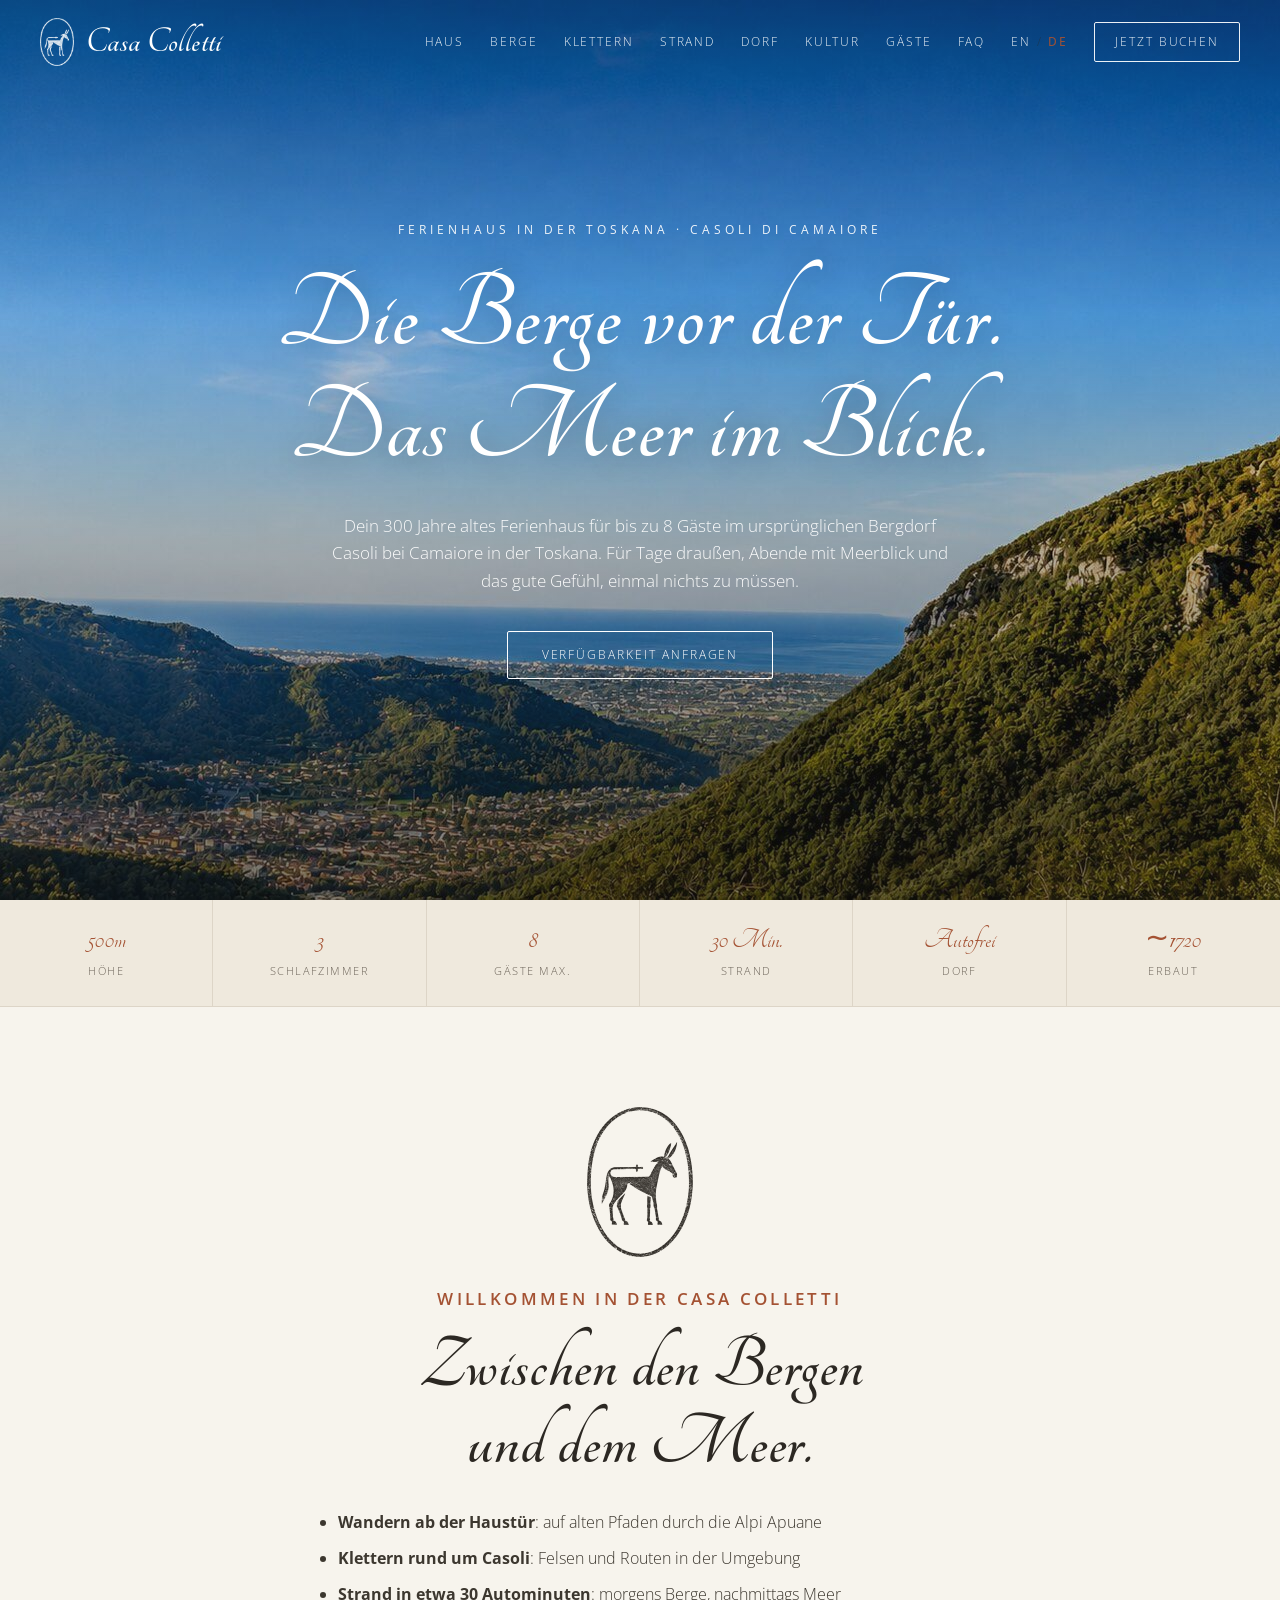
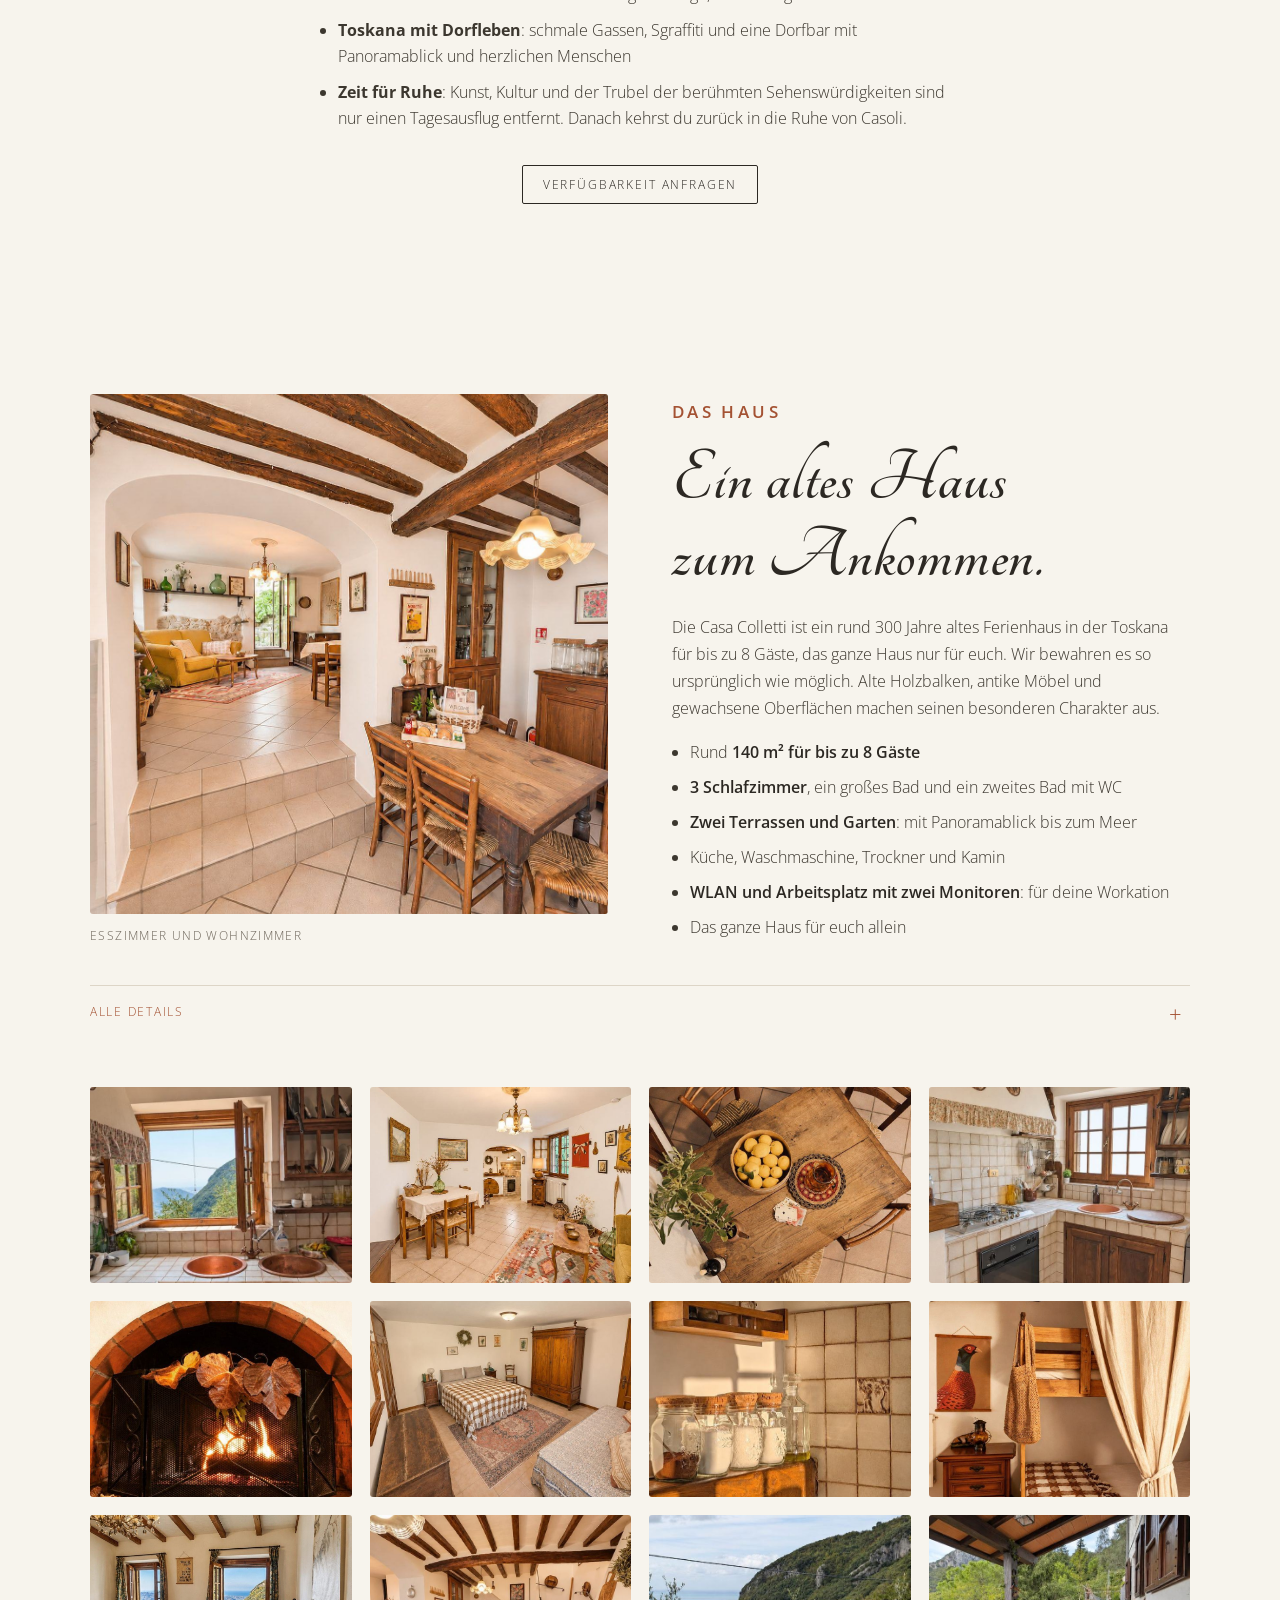
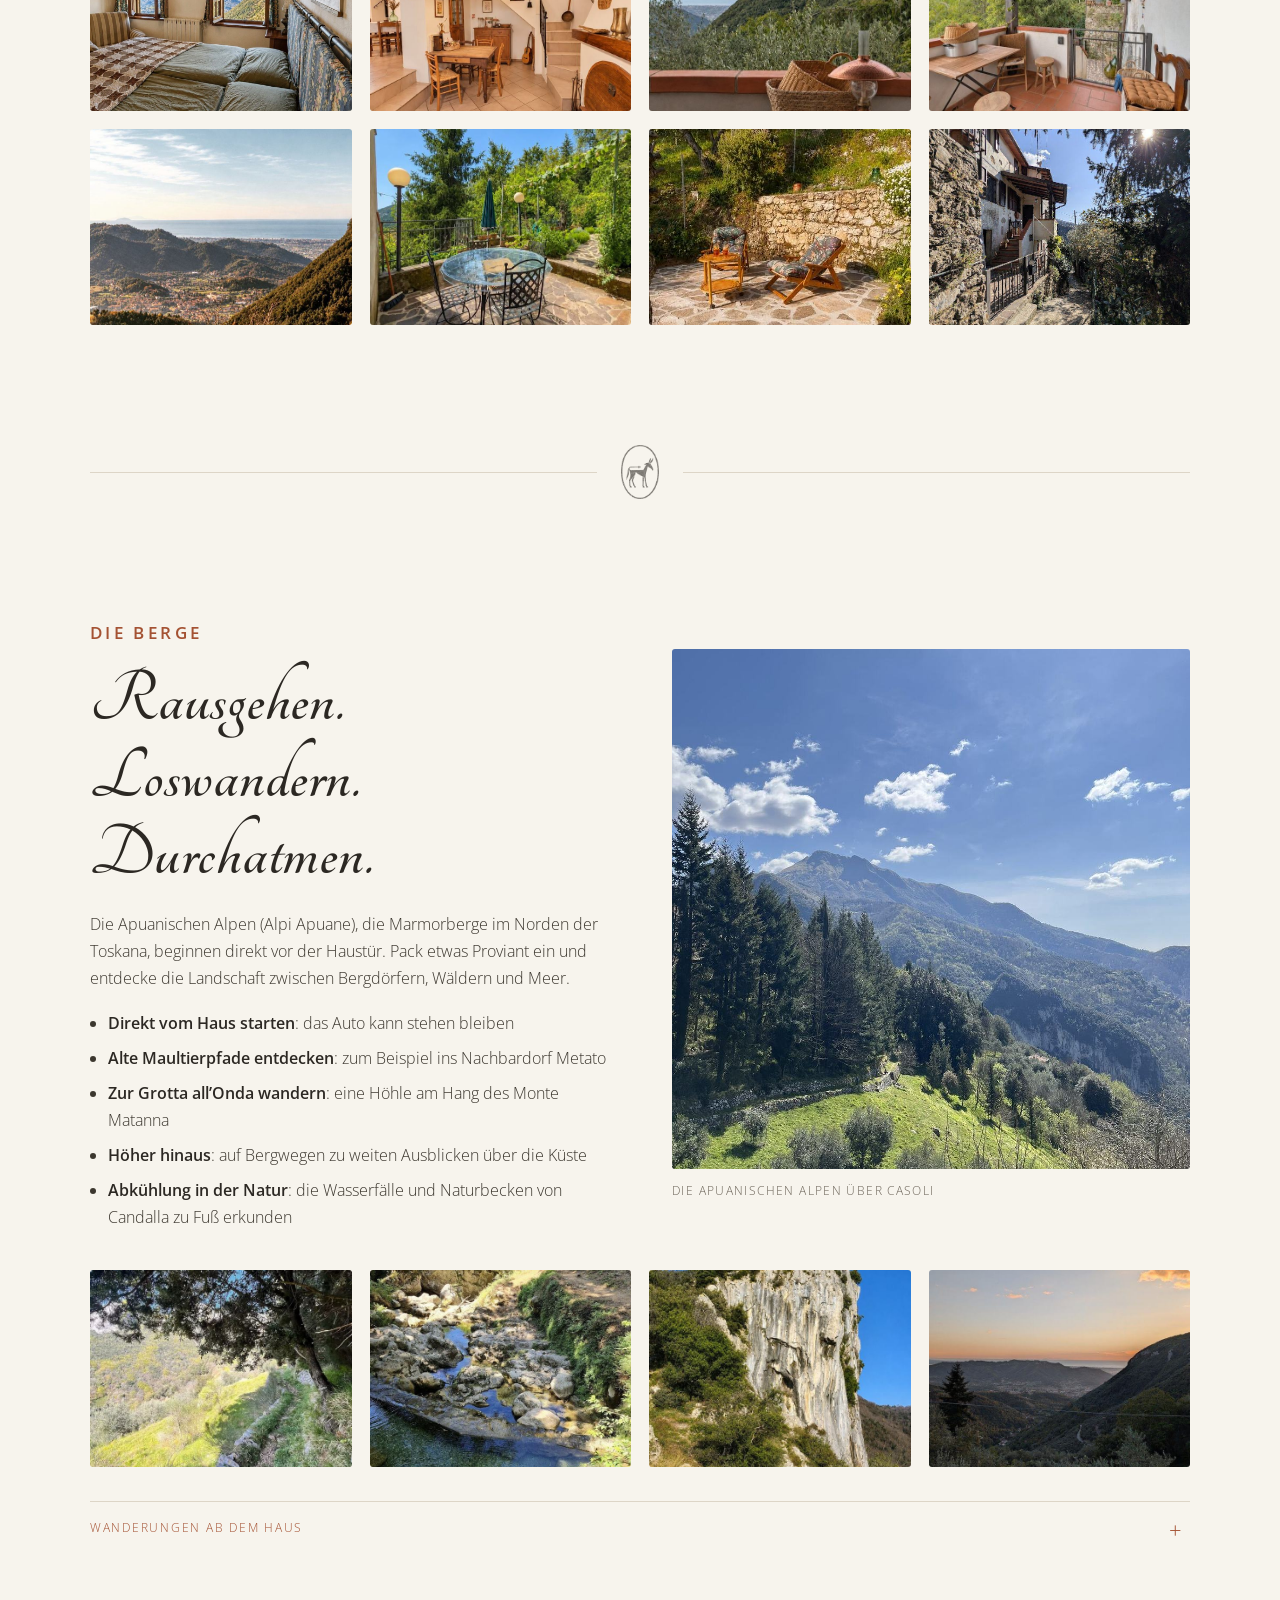
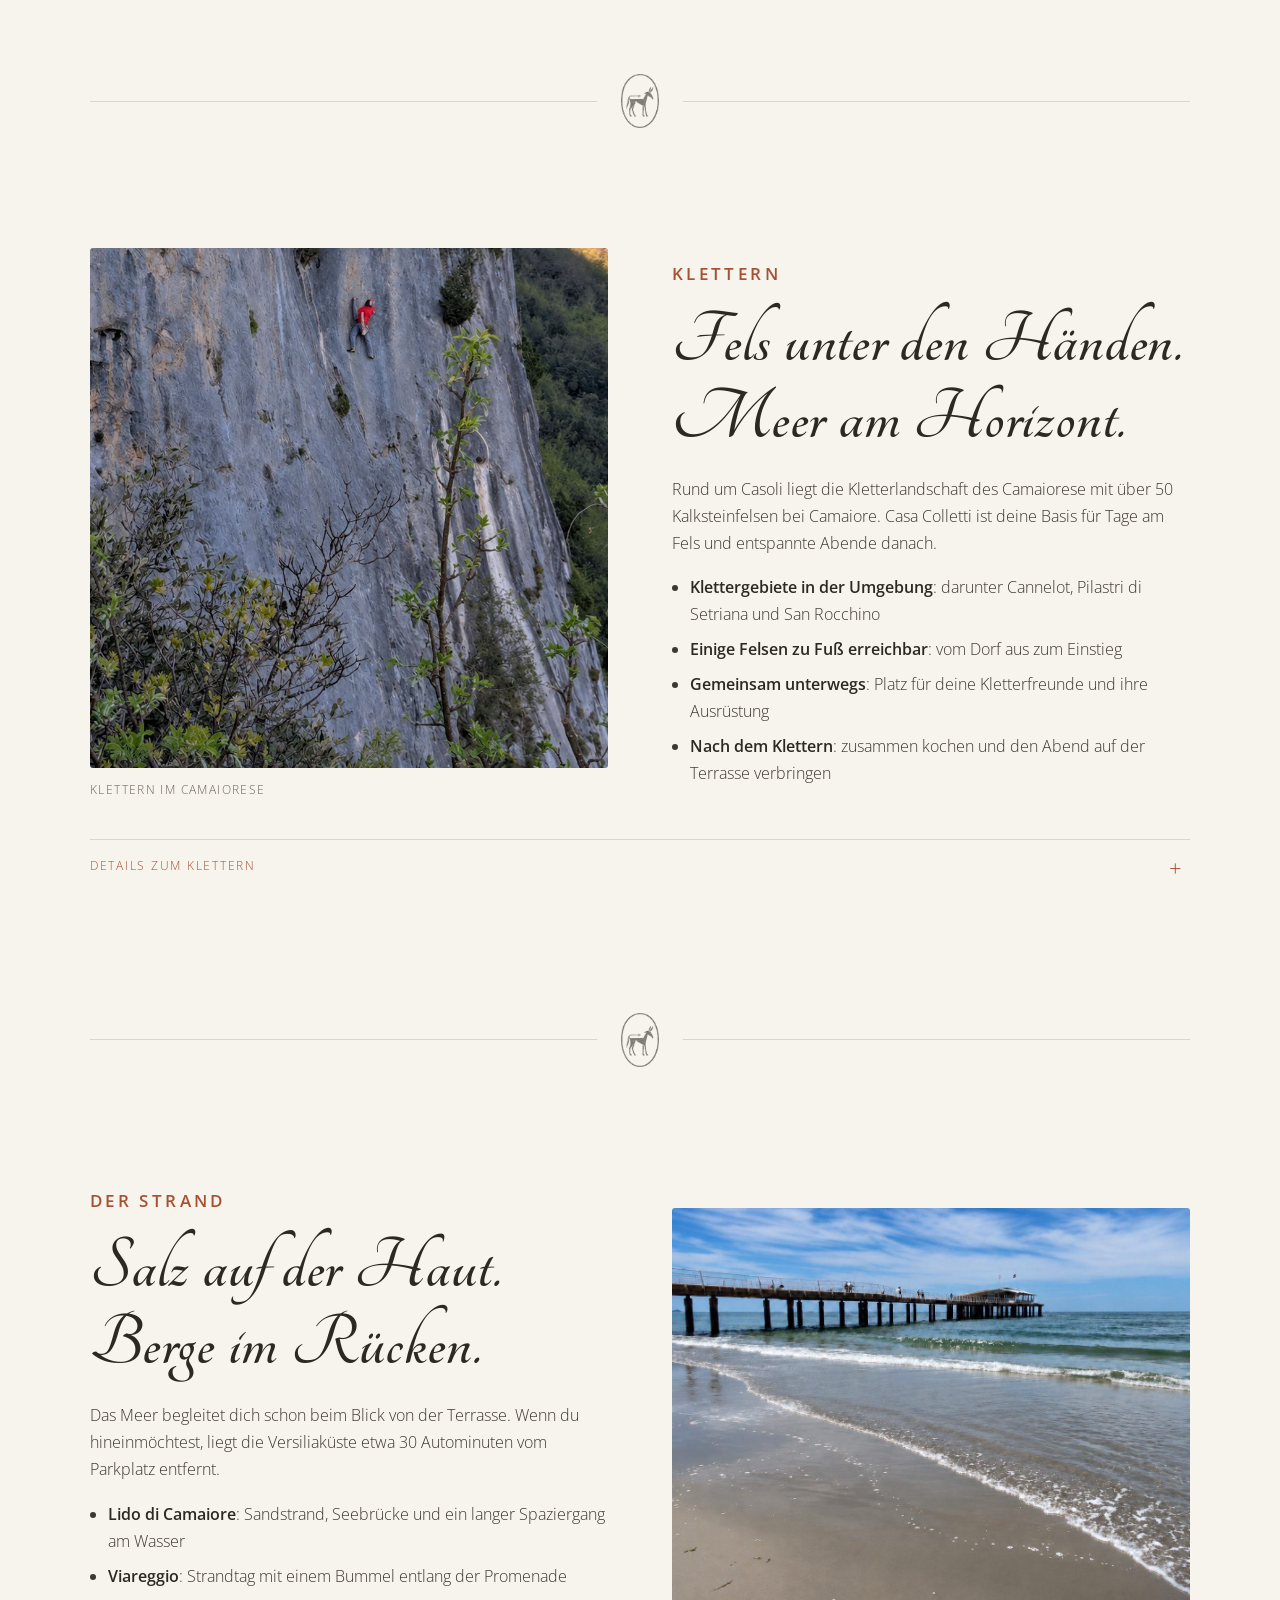
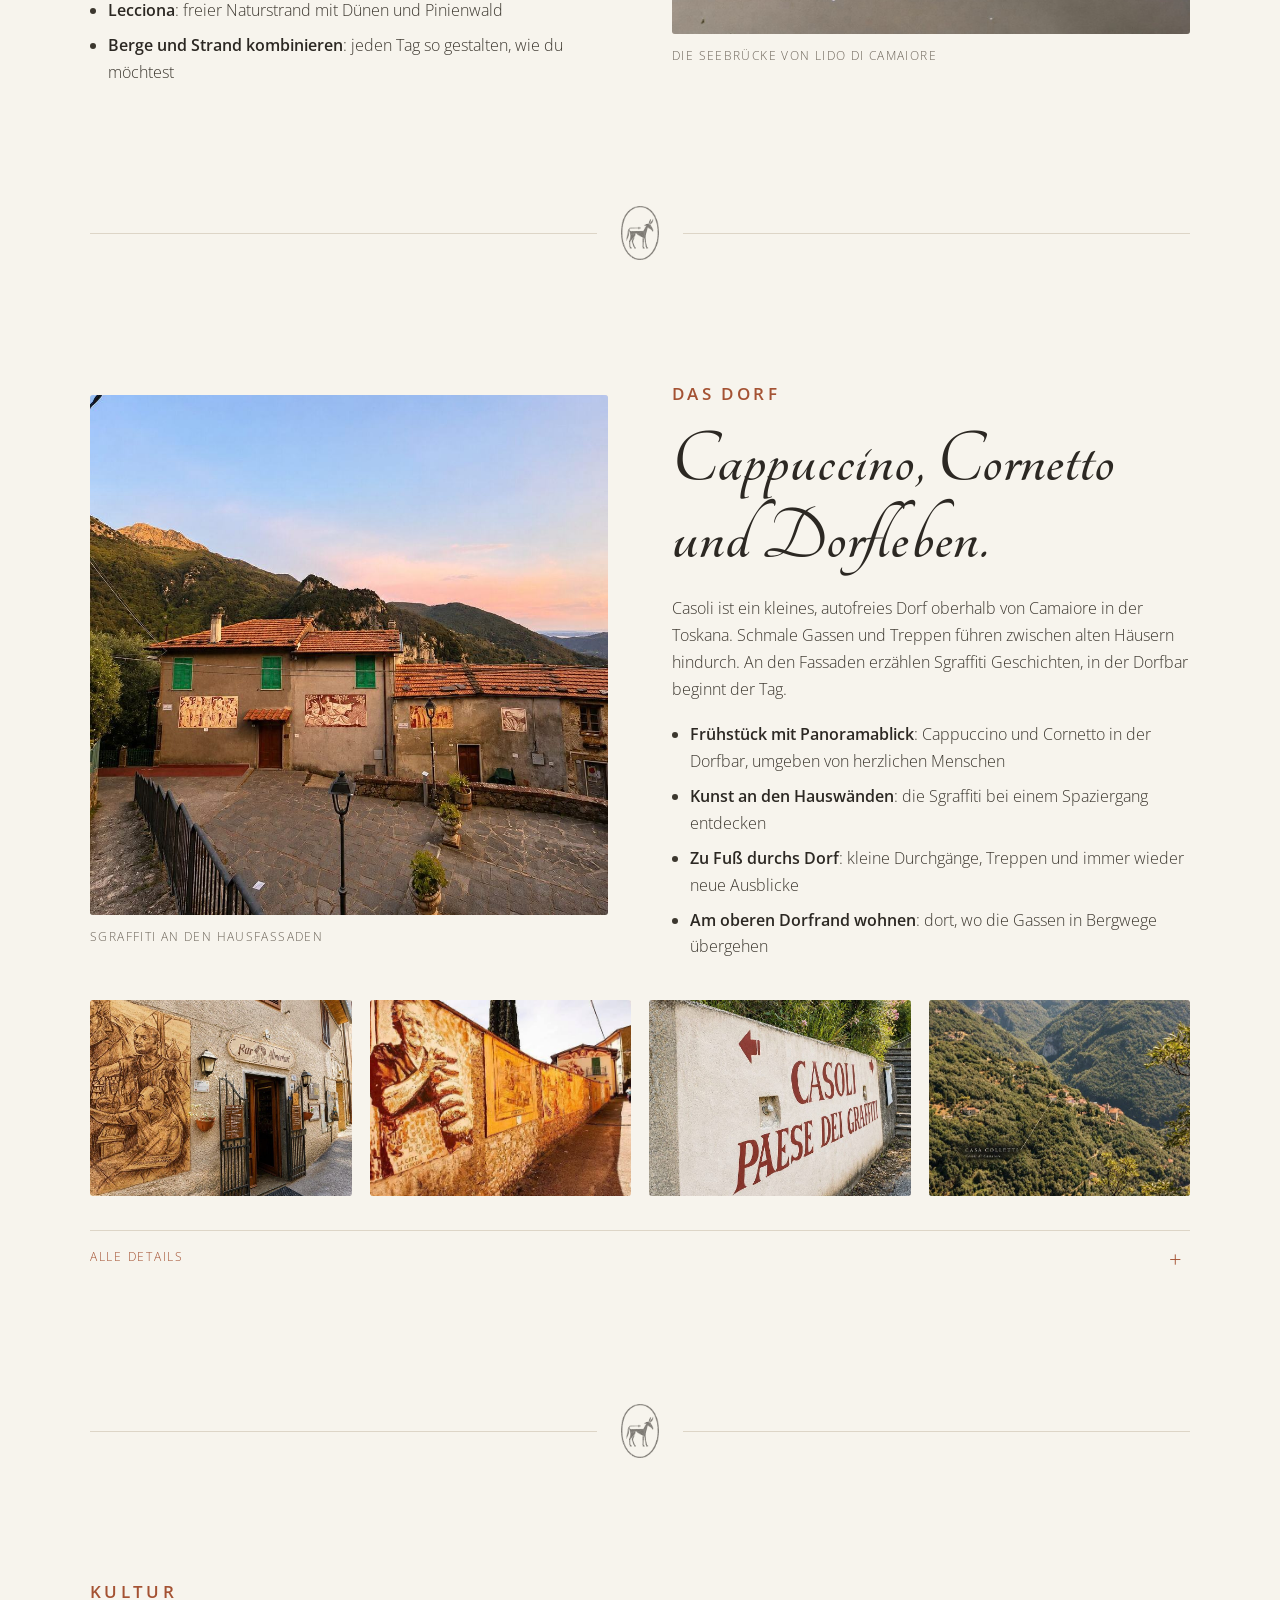
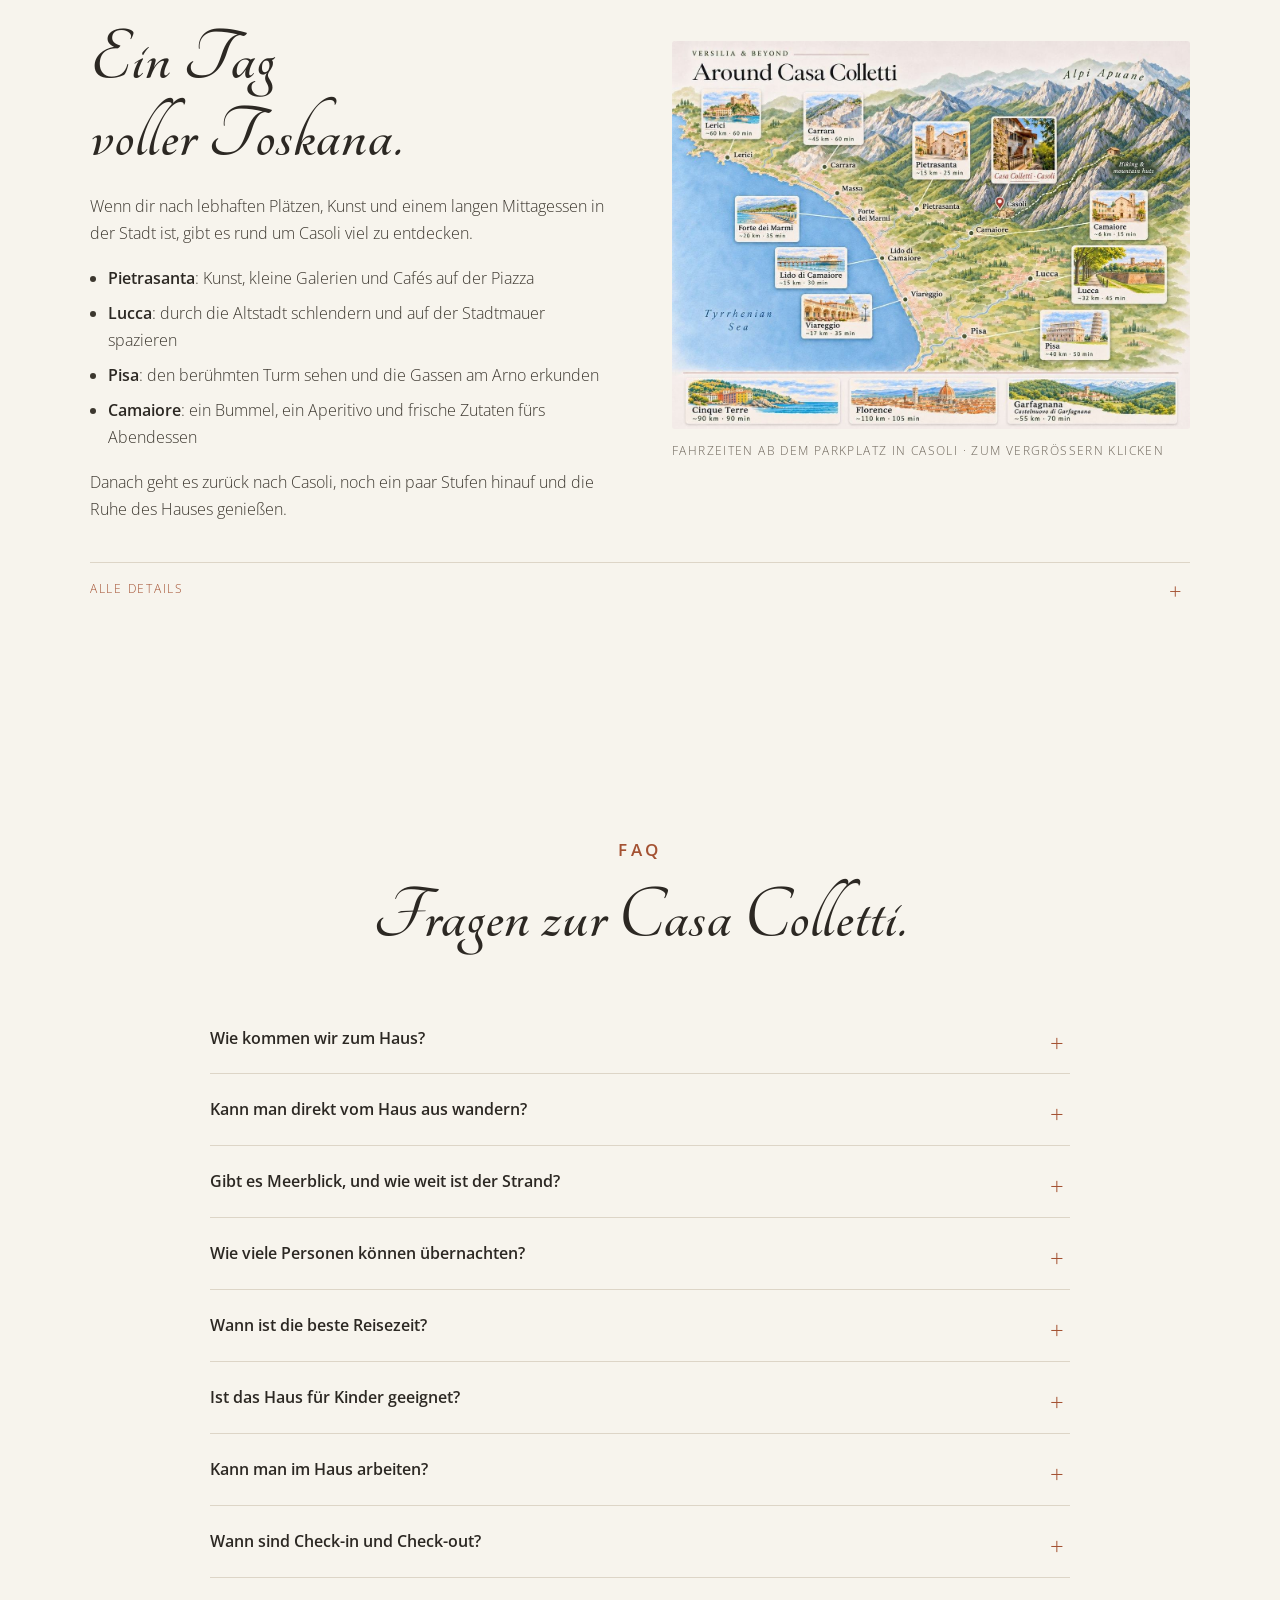
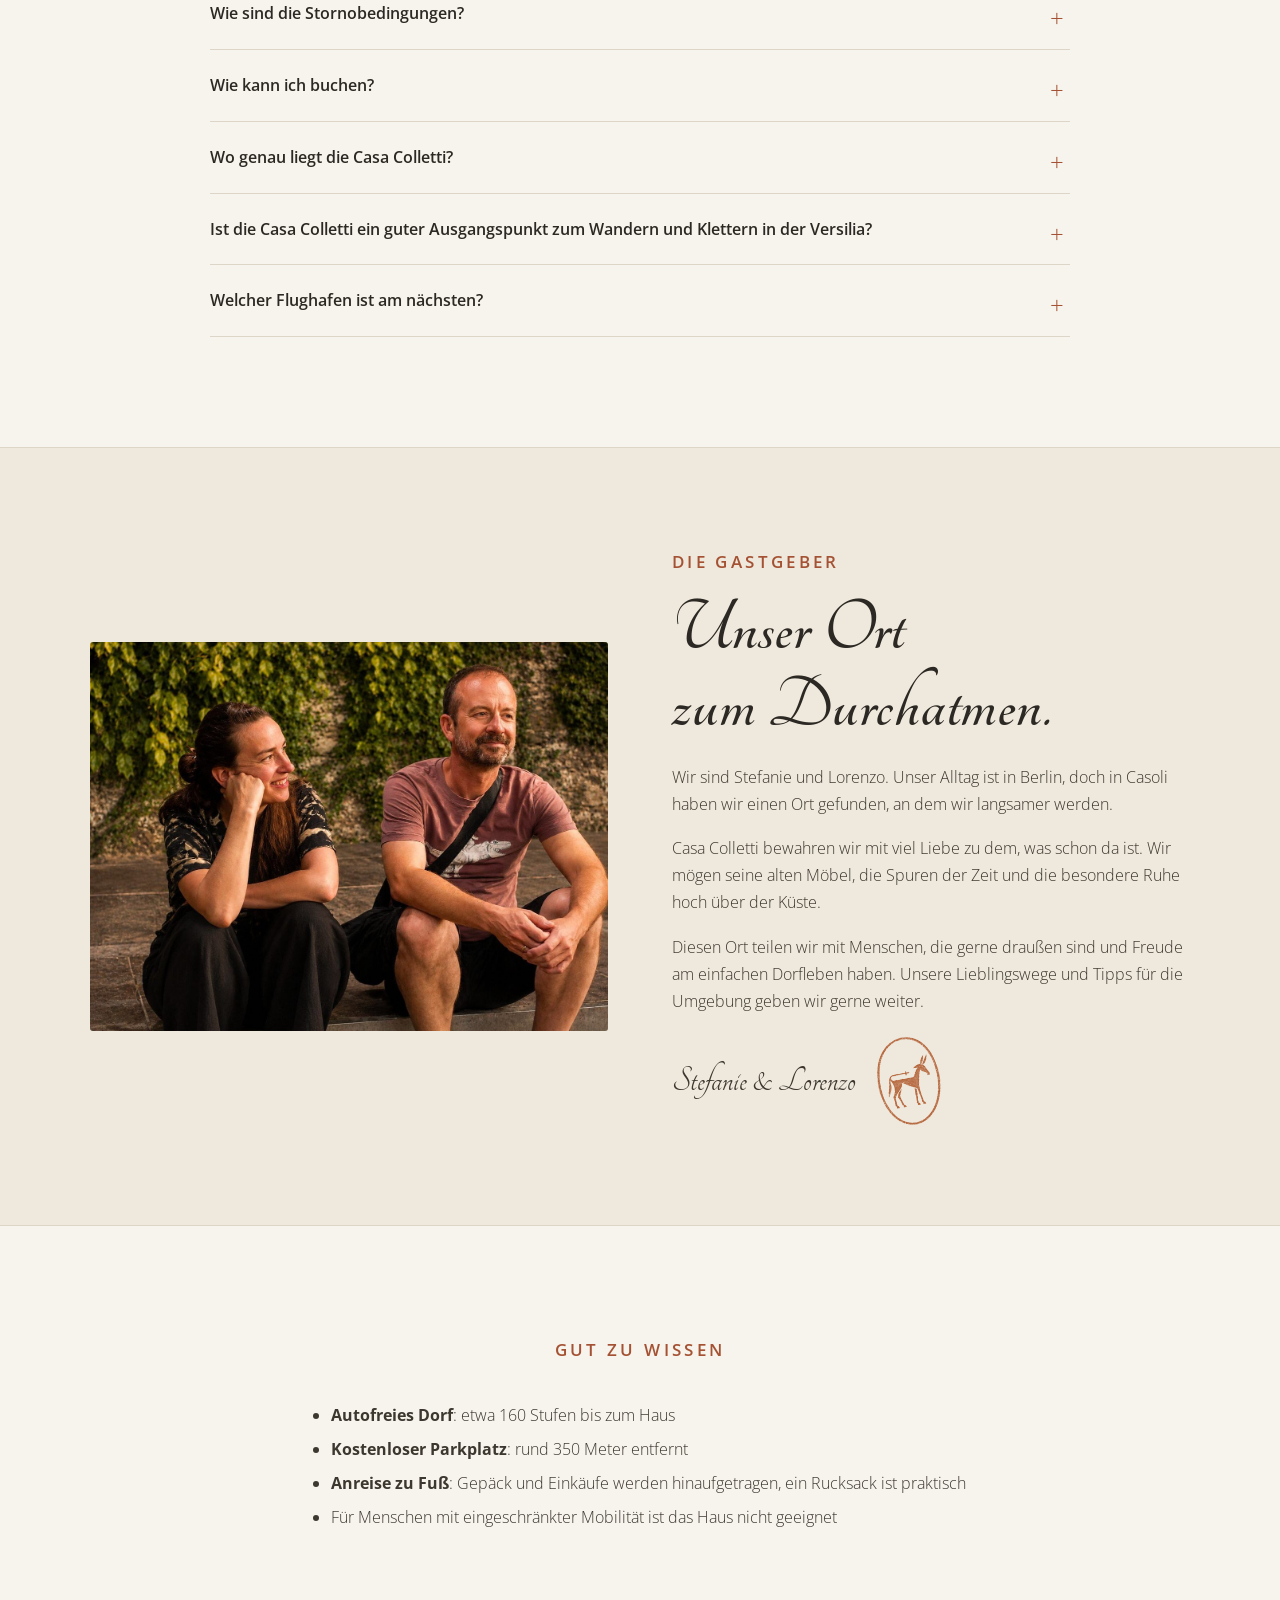
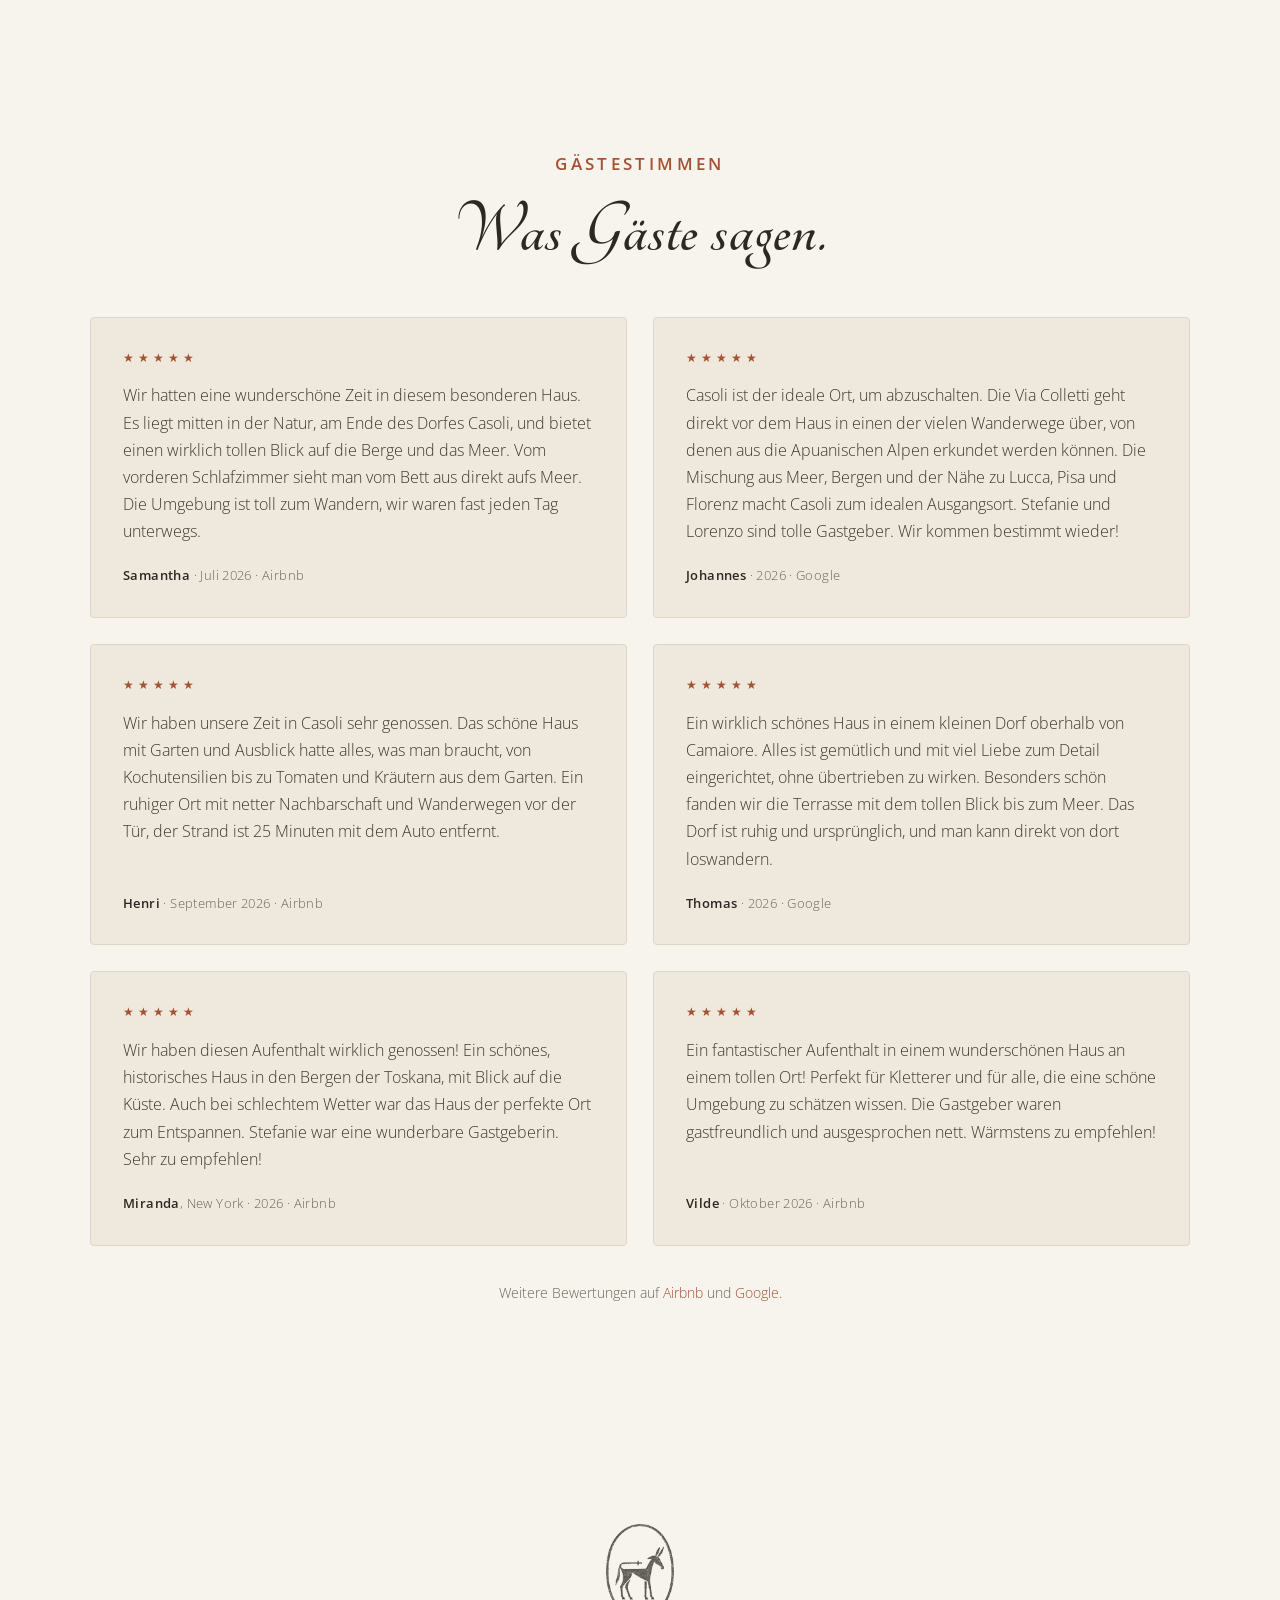
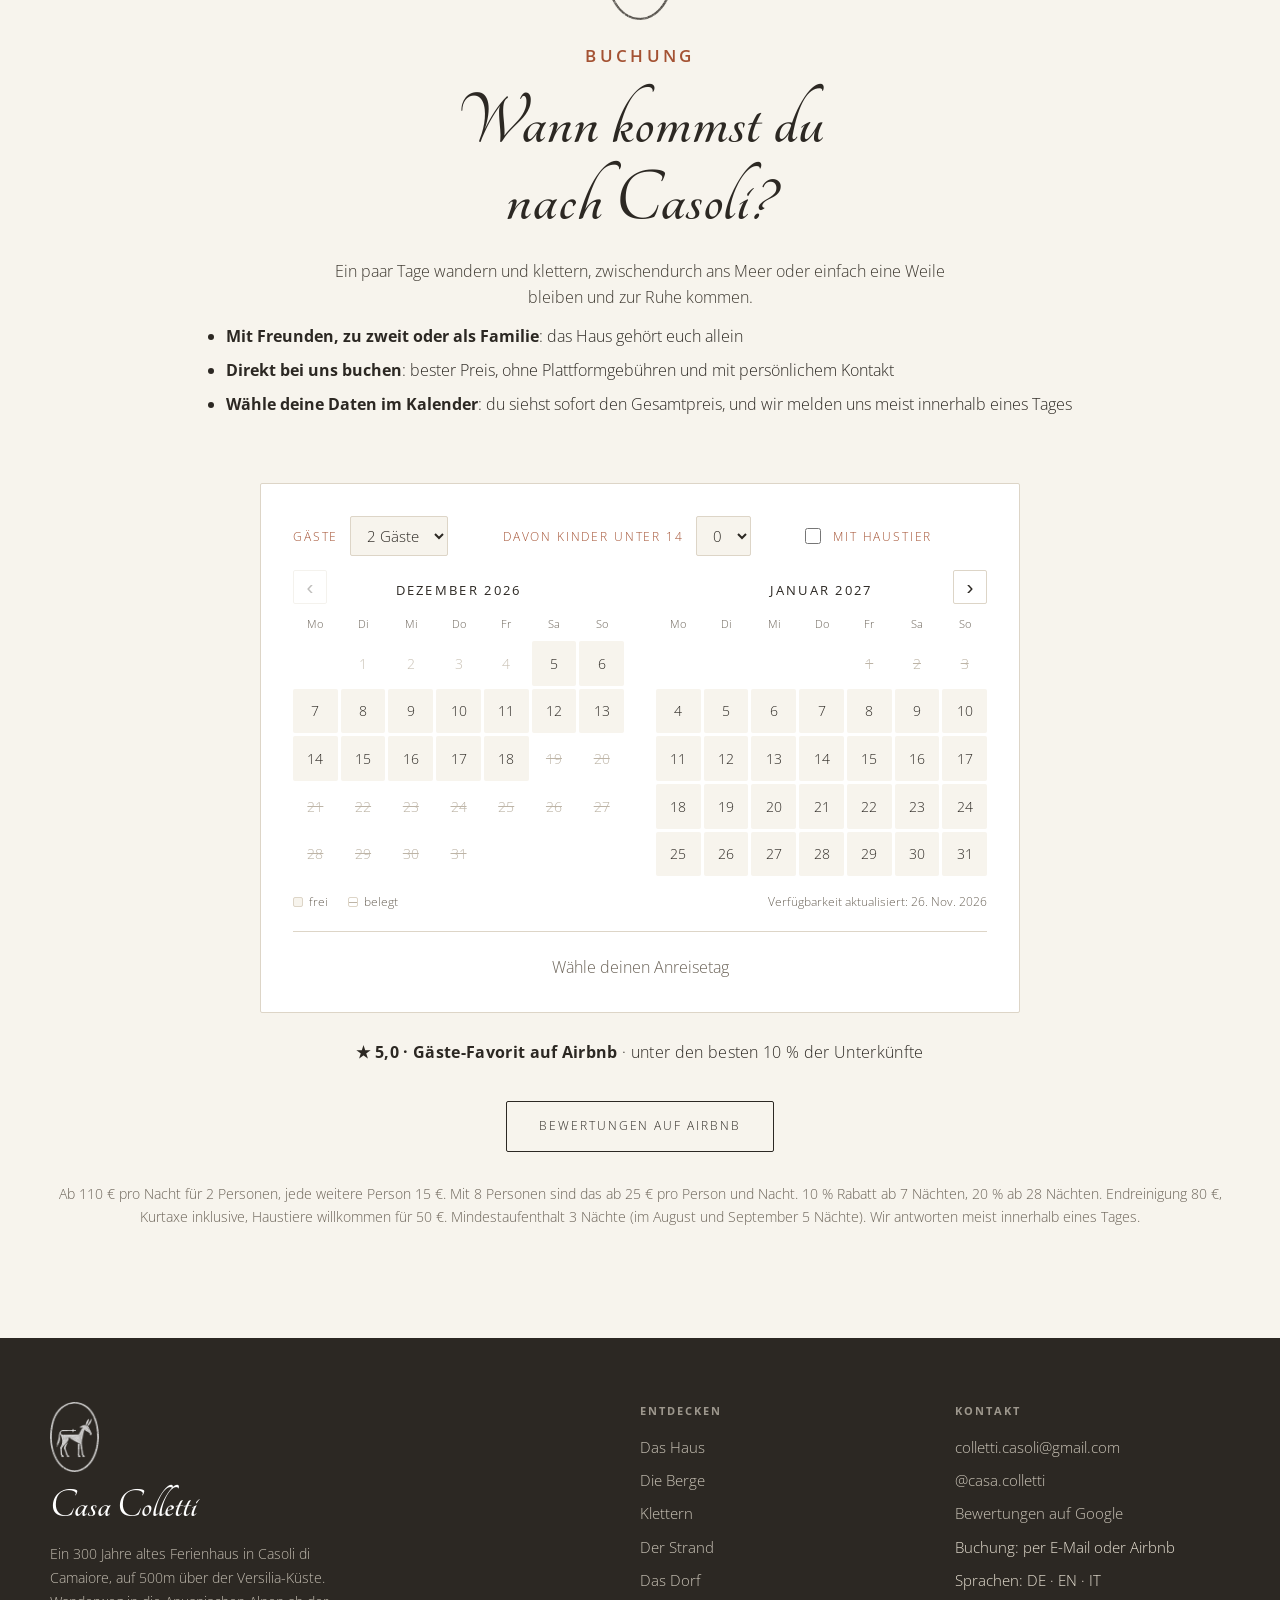
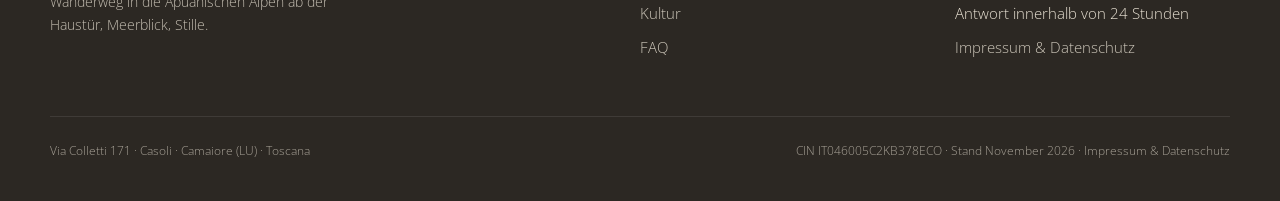
<file: de.html>
<!DOCTYPE html>
<html lang="de">
<head>
<meta charset="UTF-8" />
<meta name="viewport" content="width=device-width, initial-scale=1.0" />
<title>Ferienhaus in der Toskana mit Wandern &amp; Meerblick | Casa Colletti</title>
<meta name="description" content="300 Jahre altes Ferienhaus in Casoli, Toskana, für bis zu 8 Gäste. Wandern ab der Haustür, Meerblick, Strand in 30 Minuten. Direkt buchen ab 110 € pro Nacht." />
<meta name="keywords" content="Casa Colletti, Casoli, Camaiore, Versilia, Toskana, Apuanische Alpen, Ferienhaus, Wandern, Klettern, Meerblick, paese dei graffiti" />
<meta property="og:title" content="Ferienhaus in der Toskana mit Wandern &amp; Meerblick | Casa Colletti" />
<meta property="og:description" content="Die Berge vor der Tür, das Meer im Blick. Ein 300 Jahre altes Ferienhaus im toskanischen Bergdorf Casoli." />
<meta property="og:type" content="website" />
<link rel="canonical" href="https://www.casa-colletti.com/de.html" />
<link rel="alternate" hreflang="en" href="https://www.casa-colletti.com/" />
<link rel="alternate" hreflang="de" href="https://www.casa-colletti.com/de.html" />
<link rel="alternate" hreflang="x-default" href="https://www.casa-colletti.com/" />
<meta property="og:url" content="https://www.casa-colletti.com/de.html" />
<meta property="og:locale" content="de_DE" />
<meta property="og:site_name" content="Casa Colletti" />
<meta property="og:image" content="https://www.casa-colletti.com/images/hero-valley-sea.jpg" />
<meta property="og:image" content="https://www.casa-colletti.com/images/casa-colletti-on-the-hillside-above.jpg" />
<meta name="twitter:card" content="summary_large_image" />
<meta name="geo.region" content="IT-LU" />
<meta name="geo.placename" content="Casoli di Camaiore" />
<meta name="geo.position" content="43.9617;10.3269" />
<meta name="ICBM" content="43.9617, 10.3269" />
<script type="application/ld+json">
{
 "@context": "https://schema.org",
 "@type": "VacationRental",
 "priceRange": "€110 to €240 per night",
 "additionalType": "House",
 "@id": "https://www.casa-colletti.com/#casa-colletti",
 "name": "Casa Colletti",
 "url": "https://www.casa-colletti.com/de.html",
 "description": "300 Jahre altes Ferienhaus für bis zu 8 Gäste im autofreien Bergdorf Casoli (Camaiore, Toskana), 500 m über der Versilia-Küste. Wanderwege in die Apuanischen Alpen beginnen an der Haustür, Kletterfelsen des Camaiorese in der Nähe, Strand in Lido di Camaiore 30 Minuten mit dem Auto.",
 "image": [
  "https://www.casa-colletti.com/images/casa-colletti-on-the-hillside-above.jpg",
  "https://www.casa-colletti.com/images/the-lane-up-to-casa-colletti.jpg",
  "https://www.casa-colletti.com/images/terrace-table-with-a-view-down.jpg",
  "https://www.casa-colletti.com/images/arched-passage-from-the-dining-room.jpg",
  "https://www.casa-colletti.com/images/dining-room-and-living-room-with.jpg",
  "https://www.casa-colletti.com/images/copper-sinks-under-the-kitchen-window.jpg",
  "https://www.casa-colletti.com/images/kitchen-with-gas-stove-and-oven.jpg",
  "https://www.casa-colletti.com/images/dining-area-with-beamed-ceiling-and.jpg",
  "https://www.casa-colletti.com/images/fire-in-the-fireplace.jpg",
  "https://www.casa-colletti.com/images/bedroom-with-wooden-wardrobe.jpg",
  "https://www.casa-colletti.com/images/bunk-bed-with-linen-curtain.jpg",
  "https://www.casa-colletti.com/images/bedroom-with-two-windows-and-a.jpg",
  "https://www.casa-colletti.com/images/covered-terrace-with-table-and-benches.jpg",
  "https://www.casa-colletti.com/images/back-terrace-with-table-and-garden.jpg",
  "https://www.casa-colletti.com/images/garden-with-deck-chairs-and-stone.jpg",
  "https://www.casa-colletti.com/images/view-from-casoli-over-camaiore-to.jpg",
  "https://www.casa-colletti.com/images/hero-valley-sea.jpg"
 ],
 "inLanguage": "de",
 "address": {
  "@type": "PostalAddress",
  "streetAddress": "Via Colletti 171",
  "postalCode": "55041",
  "addressLocality": "Casoli di Camaiore",
  "addressRegion": "LU",
  "addressCountry": "IT"
 },
 "geo": {
  "@type": "GeoCoordinates",
  "latitude": 43.961847,
  "longitude": 10.324581
 },
 "containedInPlace": {
  "@type": "Place",
  "name": "Casoli di Camaiore, Versilia, Toscana"
 },
 "containsPlace": {
  "@type": "Accommodation",
  "additionalType": "EntirePlace",
  "numberOfBedrooms": 3,
  "numberOfFullBathrooms": 1,
  "numberOfPartialBathrooms": 1,
  "numberOfBathroomsTotal": 2,
  "bed": [{ "@type": "BedDetails", "numberOfBeds": 2, "typeOfBed": "Double" }, { "@type": "BedDetails", "numberOfBeds": 1, "typeOfBed": "Bunk bed" }, { "@type": "BedDetails", "numberOfBeds": 2, "typeOfBed": "Single" }],
  "occupancy": {
   "@type": "QuantitativeValue",
   "value": 8
  },
  "floorSize": {
   "@type": "QuantitativeValue",
   "value": 140,
   "unitCode": "MTK"
  },
  "amenityFeature": [
   {
    "@type": "LocationFeatureSpecification",
    "name": "WLAN",
    "value": true
   },
   {
    "@type": "LocationFeatureSpecification",
    "name": "Arbeitsplatz mit zwei Monitoren",
    "value": true
   },
   {
    "@type": "LocationFeatureSpecification",
    "name": "Kamin",
    "value": true
   },
   {
    "@type": "LocationFeatureSpecification",
    "name": "Küche",
    "value": true
   },
   {
    "@type": "LocationFeatureSpecification",
    "name": "Gasherd",
    "value": true
   },
   {
    "@type": "LocationFeatureSpecification",
    "name": "Spülmaschine",
    "value": true
   },
   {
    "@type": "LocationFeatureSpecification",
    "name": "Waschmaschine",
    "value": true
   },
   {
    "@type": "LocationFeatureSpecification",
    "name": "Trockner",
    "value": true
   },
   {
    "@type": "LocationFeatureSpecification",
    "name": "Zwei Terrassen",
    "value": true
   },
   {
    "@type": "LocationFeatureSpecification",
    "name": "Garten",
    "value": true
   },
   {
    "@type": "LocationFeatureSpecification",
    "name": "Meerblick",
    "value": true
   },
   {
    "@type": "LocationFeatureSpecification",
    "name": "Bergblick",
    "value": true
   },
   {
    "@type": "LocationFeatureSpecification",
    "name": "Kostenloser Parkplatz in der Nähe",
    "value": true
   }
  ]
 },
 "checkinTime": "14:00",
 "checkoutTime": "12:00",
 "email": "colletti.casoli@gmail.com",
 "identifier": "CIN IT046005C2KB378ECO",
 "knowsLanguage": [
  "de",
  "en",
  "it"
 ],
 "sameAs": [
  "https://www.airbnb.de/rooms/1688939099606951713",
  "https://www.instagram.com/casa.colletti/",
  "https://share.google/Dw5e98mey6lZCneYt"
 ],
 "alternateName": "Casa Colletti, Casoli di Camaiore, Tuscany"
}
</script>
<script type="application/ld+json">
{
 "@context": "https://schema.org",
 "@type": "FAQPage",
 "inLanguage": "de",
 "mainEntity": [
  {
   "@type": "Question",
   "name": "Wie kommen wir zum Haus?",
   "acceptedAnswer": {
    "@type": "Answer",
    "text": "Die Casa Colletti liegt im autofreien Herzen von Casoli, und genau das macht einen großen Teil ihres Charmes aus. Ihr parkt kostenlos etwa 350m unterhalb des Hauses und geht dann rund 160 Stufen hinauf, etwa 10 Minuten. Gepäck und Einkäufe werden von Hand hochgetragen, deshalb ist ein Rucksack praktischer als ein großer Koffer. Wegen der Stufen ist das Haus für Gäste mit eingeschränkter Mobilität leider nicht geeignet."
   }
  },
  {
   "@type": "Question",
   "name": "Kann man direkt vom Haus aus wandern?",
   "acceptedAnswer": {
    "@type": "Answer",
    "text": "Ja! Ein Wanderweg beginnt direkt an der Haustür und führt euch in den Naturpark der Apuanischen Alpen. Das Auto kann den ganzen Tag stehen bleiben."
   }
  },
  {
   "@type": "Question",
   "name": "Gibt es Meerblick, und wie weit ist der Strand?",
   "acceptedAnswer": {
    "@type": "Answer",
    "text": "Ja, von der Terrasse blickt ihr über die Versilia-Küste bis zum Meer. Nach Lido di Camaiore sind es etwa 30 Minuten mit dem Auto, nach Forte dei Marmi und Viareggio etwa 35 Minuten."
   }
  },
  {
   "@type": "Question",
   "name": "Wie viele Personen können übernachten?",
   "acceptedAnswer": {
    "@type": "Answer",
    "text": "Bis zu 8 Gäste: drei Schlafzimmer mit acht Betten, 140m² auf zwei Etagen, ein Bad mit Dusche, Badewanne, WC und Bidet plus ein zweites Bad mit WC, Bidet und Waschbecken. Das ganze Haus, beide Terrassen und der Garten sind nur für euch."
   }
  },
  {
   "@type": "Question",
   "name": "Wann ist die beste Reisezeit?",
   "acceptedAnswer": {
    "@type": "Answer",
    "text": "Die Casa Colletti ist zu jeder Jahreszeit schön. Frühling (April bis Anfang Juni) und Herbst (September und Oktober) sind perfekt zum Wandern, mit milden Tagen und klarer Sicht. Im Sommer lockt der Strand, und im Winter macht der Kamin das Haus gemütlich."
   }
  },
  {
   "@type": "Question",
   "name": "Ist das Haus für Kinder geeignet?",
   "acceptedAnswer": {
    "@type": "Answer",
    "text": "Kinder sind herzlich willkommen! Wenn sie die 160 Stufen selbst schaffen, werden sie das Dorf und die Wanderwege lieben. Ein Kinderwagen lässt sich nicht bis zum Haus bringen, eine Babytrage ist deshalb die bessere Wahl. Es gibt keinen Pool, aber die Naturpools im Candalla-Tal sind im Sommer eine wunderbare Alternative."
   }
  },
  {
   "@type": "Question",
   "name": "Kann man im Haus arbeiten?",
   "acceptedAnswer": {
    "@type": "Answer",
    "text": "Ja. Das WLAN ist zuverlässig, und es gibt einen Arbeitsplatz mit zwei Monitoren. Morgens arbeiten, nachmittags in die Berge."
   }
  },
  {
   "@type": "Question",
   "name": "Wann sind Check-in und Check-out?",
   "acceptedAnswer": {
    "@type": "Answer",
    "text": "Check-in ab 14:00 Uhr, Check-out bis 12:00 Uhr. Alle Details zur Ankunft schicken wir euch nach der Buchung. Wenn ihr früher ankommen oder später abreisen möchtet, fragt einfach, wir machen es möglich, wenn es geht."
   }
  },
  {
   "@type": "Question",
   "name": "Wie sind die Stornobedingungen?",
   "acceptedAnswer": {
    "@type": "Answer",
    "text": "Pläne können sich ändern, das wissen wir. Bei einer Stornierung 14 Tage oder mehr vor Anreise bekommt ihr den vollen Betrag zurück. Zwischen 14 und 7 Tagen vor Anreise berechnen wir 30% der Buchung. Stornierungen weniger als 7 Tage vor Anreise können nicht erstattet werden."
   }
  },
  {
   "@type": "Question",
   "name": "Wie kann ich buchen?",
   "acceptedAnswer": {
    "@type": "Answer",
    "text": "Wählt eure Daten im Buchungskalender oben: Ihr seht sofort den Gesamtpreis und könnt uns direkt eure Anfrage schicken. Wir antworten in der Regel innerhalb eines Tages. Ihr könnt uns auch an colletti.casoli@gmail.com schreiben. Der Mindestaufenthalt beträgt 3 Nächte, im August und September 5 Nächte."
   }
  },
  {
   "@type": "Question",
   "name": "Wo genau liegt die Casa Colletti?",
   "acceptedAnswer": {
    "@type": "Answer",
    "text": "Die Casa Colletti ist ein Ferienhaus in Casoli, einem Bergdorf in der Gemeinde Camaiore (Provinz Lucca, Toskana), auf 500m über der Versilia-Küste. Zum Strand in Lido di Camaiore sind es etwa 30 Minuten mit dem Auto, nach Lucca etwa 45 Minuten und nach Pisa etwa 50 Minuten."
   }
  },
  {
   "@type": "Question",
   "name": "Ist die Casa Colletti ein guter Ausgangspunkt zum Wandern und Klettern in der Versilia?",
   "acceptedAnswer": {
    "@type": "Answer",
    "text": "Ja. Wanderwege in die Apuanischen Alpen beginnen direkt an der Haustür, und das Haus liegt mitten im Klettergebiet Camaiorese mit Felsen wie Cannelot, Pilastro di Setriana und San Rocchino. Einige davon sind vom Dorf aus zu Fuß erreichbar."
   }
  },
  {
   "@type": "Question",
   "name": "Welcher Flughafen ist am nächsten?",
   "acceptedAnswer": {
    "@type": "Answer",
    "text": "Am nächsten liegt der Flughafen Pisa, etwa 50 Minuten mit dem Auto. Der Flughafen Florenz ist etwa 1 Stunde 30 Minuten entfernt. Für Ausflüge ist ein Auto praktisch, es bleibt auf dem kostenlosen Parkplatz unterhalb des Dorfes."
   }
  }
 ]
}
</script>

<link rel="preload" href="fonts/open-sans-latin.woff2" as="font" type="font/woff2" crossorigin />
<style>
@font-face{font-family:'Open Sans';font-style:normal;font-weight:300 800;font-stretch:100%;font-display:swap;src:url(fonts/open-sans-latin.woff2) format('woff2');unicode-range: U+0000-00FF, U+0131, U+0152-0153, U+02BB-02BC, U+02C6, U+02DA, U+02DC, U+0304, U+0308, U+0329, U+2000-206F, U+20AC, U+2122, U+2191, U+2193, U+2212, U+2215, U+FEFF, U+FFFD;}
@font-face{font-family:'Tangerine';font-style:normal;font-weight:400;font-display:swap;src:url(fonts/tangerine-400-latin.woff2) format('woff2');unicode-range: U+0000-00FF, U+0131, U+0152-0153, U+02BB-02BC, U+02C6, U+02DA, U+02DC, U+0304, U+0308, U+0329, U+2000-206F, U+20AC, U+2122, U+2191, U+2193, U+2212, U+2215, U+FEFF, U+FFFD;}
@font-face{font-family:'Tangerine';font-style:normal;font-weight:700;font-display:swap;src:url(fonts/tangerine-700-latin.woff2) format('woff2');unicode-range: U+0000-00FF, U+0131, U+0152-0153, U+02BB-02BC, U+02C6, U+02DA, U+02DC, U+0304, U+0308, U+0329, U+2000-206F, U+20AC, U+2122, U+2191, U+2193, U+2212, U+2215, U+FEFF, U+FFFD;}
</style>
<style>
  :root{
    --ink:#2c2823;
    --soft:#6b6358;
    --line:#ddd5c7;
    --paper:#f7f4ed;
    --paper-2:#efe9dd;
    --terra:#a45233;
    --terra-dark:#8a4329;
    --green:#4d5a44;
    --serif:'Tangerine', 'Cormorant Garamond', Georgia, serif;
    --sans:'Open Sans', -apple-system, BlinkMacSystemFont, 'Segoe UI', sans-serif;
  }
  *{box-sizing:border-box;margin:0;padding:0}
  html{scroll-behavior:smooth}
  body{
    font-family:var(--sans);
    color:var(--ink);
    background:var(--paper);
    font-weight:300;
    line-height:1.65;
    -webkit-font-smoothing:antialiased;
  }
  img{display:block;max-width:100%}
  a{color:inherit;text-decoration:none}

  /* ---------- NAV ---------- */
  header.nav{
    position:fixed;top:0;left:0;right:0;z-index:50;
    display:flex;align-items:center;justify-content:space-between;
    padding:18px 40px;
    background:rgba(247,244,237,0);
    transition:background .4s ease, padding .4s ease, box-shadow .4s ease;
  }
  header.nav.scrolled{
    background:rgba(247,244,237,.96);
    box-shadow:0 1px 0 var(--line);
    padding:12px 40px;
  }
  .brand{
    font-family:var(--serif);
    font-size:2.3rem;font-weight:700;letter-spacing:.01em;line-height:1;
    color:#fff;transition:color .4s ease;
  }
  header.nav.scrolled .brand{color:var(--ink)}
  nav.menu{display:flex;align-items:center;gap:26px}
  nav.menu a{
    font-size:.74rem;letter-spacing:.16em;text-transform:uppercase;
    color:#fff;opacity:.92;transition:color .4s ease, opacity .2s ease;
  }
  header.nav.scrolled nav.menu a{color:var(--ink)}
  nav.menu a:hover{opacity:.6}
  .lang{display:flex;gap:6px;font-size:.72rem;letter-spacing:.12em}
  .lang a.active{color:var(--terra);font-weight:500}
  .lang span{opacity:.5}
  .btn{
    display:inline-block;border:1px solid currentColor;
    padding:9px 20px;font-size:.72rem;letter-spacing:.16em;text-transform:uppercase;
    border-radius:2px;transition:background .25s ease,color .25s ease;
  }
  nav.menu .btn{color:#fff}
  header.nav.scrolled nav.menu .btn{color:var(--terra)}
  nav.menu .btn:hover{background:var(--terra);border-color:var(--terra);color:#fff;opacity:1}
  .menu-toggle{display:none;background:none;border:none;cursor:pointer;color:#fff}
  header.nav.scrolled .menu-toggle{color:var(--ink)}

  /* ---------- HERO ---------- */
  .hero{
    position:relative;height:100vh;min-height:600px;
    display:flex;align-items:center;justify-content:center;text-align:center;
    color:#fff;overflow:hidden;
    background:linear-gradient(160deg,#7d8a72,#5a6450);
  }
  .hero img.bg{
    position:absolute;inset:0;width:100%;height:100%;object-fit:cover;
    z-index:0;
  }
  .hero::after{
    content:"";position:absolute;inset:0;z-index:1;
    background:linear-gradient(180deg,rgba(20,18,15,.45),rgba(20,18,15,.15) 35%,rgba(20,18,15,.55));
  }
  .hero-inner{position:relative;z-index:2;padding:0 24px;max-width:900px}
  .eyebrow{
    font-size:.78rem;letter-spacing:.32em;text-transform:uppercase;
    opacity:.92;margin-bottom:22px;
  }
  .hero h1{
    font-family:var(--serif);font-weight:700;
    font-size:clamp(3.6rem,9vw,7rem);line-height:1;letter-spacing:.01em;
    text-shadow:0 2px 30px rgba(0,0,0,.3);
  }
  .hero p.sub{
    margin:26px auto 0;max-width:620px;font-size:1.05rem;font-weight:300;opacity:.95;
  }
  .hero .btn.book{
    margin-top:36px;border-color:#fff;color:#fff;padding:13px 34px;font-size:.76rem;
  }
  .hero .btn.book:hover{background:#fff;color:var(--ink)}

  /* ---------- FACT STRIP ---------- */
  .strip{
    display:grid;grid-template-columns:repeat(6,1fr);
    background:var(--paper-2);border-bottom:1px solid var(--line);
  }
  .strip .cell{
    padding:26px 14px;text-align:center;border-right:1px solid var(--line);
  }
  .strip .cell:last-child{border-right:none}
  .strip .k{font-family:var(--serif);font-size:1.8rem;color:var(--terra);line-height:1}
  .strip .l{font-size:.66rem;letter-spacing:.14em;text-transform:uppercase;color:var(--soft);margin-top:8px}

  /* ---------- SECTIONS ---------- */
  section.block{padding:110px 40px;max-width:1180px;margin:0 auto}
  .sec-label{
    font-size:.72rem;letter-spacing:.26em;text-transform:uppercase;color:var(--terra);
    margin-bottom:18px;
  }
  h2{
    font-family:var(--serif);font-weight:700;
    font-size:clamp(3rem,6vw,5rem);line-height:1;letter-spacing:.01em;
    margin-bottom:6px;
  }
  .split{display:grid;grid-template-columns:1fr 1fr;gap:64px;align-items:start}
  .split .text{padding-top:30px}
  .split .media{margin-top:70px}
  .split.rev .text{order:2;padding-top:70px}
  .split.rev .media{order:1;margin-top:0}
  .text p{margin-top:18px;color:#3c372f;font-size:1.02rem}
  .media{position:relative}
  .media img{
    width:100%;height:520px;object-fit:cover;border-radius:3px;
    background:linear-gradient(135deg,var(--paper-2),#d9cfbd);
  }
  .media .caption{
    font-size:.72rem;letter-spacing:.12em;text-transform:uppercase;color:var(--soft);
    margin-top:12px;
  }

  /* spec table */
  .specs{margin-top:34px;border-top:1px solid var(--line)}
  .specs .row{
    display:flex;justify-content:space-between;gap:20px;
    padding:11px 0;border-bottom:1px solid var(--line);
    font-size:.92rem;
  }
  .specs .row .sk{color:var(--soft);letter-spacing:.04em}
  .specs .row .sv{text-align:right;color:var(--ink)}

  /* full-bleed image band */
  .band{
    height:70vh;min-height:420px;position:relative;overflow:hidden;
    background:linear-gradient(160deg,#8a7d68,#5e5544);
    display:flex;align-items:center;justify-content:center;
  }
  .band img{position:absolute;inset:0;width:100%;height:100%;object-fit:cover}
  .band::after{content:"";position:absolute;inset:0;background:rgba(25,22,18,.34)}
  .band .quote{
    position:relative;z-index:2;color:#fff;text-align:center;max-width:860px;padding:0 30px;
    font-family:var(--serif);font-weight:700;font-size:clamp(2.6rem,5vw,4.2rem);line-height:1.15;
    text-shadow:0 2px 24px rgba(0,0,0,.4);
  }

  /* gallery grid for walks / climbing tables */
  table.data{width:100%;border-collapse:collapse;margin-top:30px;font-size:.92rem}
  table.data th{
    text-align:left;font-weight:500;letter-spacing:.08em;text-transform:uppercase;
    font-size:.68rem;color:var(--terra);padding:0 16px 12px 0;border-bottom:1px solid var(--line);
  }
  table.data td{padding:16px 16px 16px 0;border-bottom:1px solid var(--line);vertical-align:top;color:#3c372f}
  table.data td:first-child{font-weight:400;color:var(--ink);white-space:nowrap}
  table.data td.t{white-space:nowrap;color:var(--soft)}
  .fine{font-size:.82rem;color:var(--soft);margin-top:18px;font-style:italic}

  /* photo gallery, staggered */
  .gallery{display:grid;grid-template-columns:repeat(3,1fr);gap:18px;margin-top:8px;align-items:start}
  .gallery img{
    width:100%;object-fit:cover;border-radius:3px;
    background:linear-gradient(135deg,var(--paper-2),#d9cfbd);
  }
  .gallery img:nth-child(3n+1){aspect-ratio:4/3}
  .gallery img:nth-child(3n+2){aspect-ratio:3/4;margin-top:54px}
  .gallery img:nth-child(3n){aspect-ratio:1/1;margin-top:26px}

  /* FAQ */
  .faq{max-width:860px;margin:0 auto}
  details.q{border-bottom:1px solid var(--line)}
  details.q summary{
    list-style:none;cursor:pointer;padding:22px 40px 22px 0;position:relative;
    font-family:var(--sans);font-size:1.02rem;font-weight:600;color:var(--ink);
  }
  details.q summary::-webkit-details-marker{display:none}
  details.q summary::after{
    content:"+";position:absolute;right:6px;top:20px;font-size:1.5rem;color:var(--terra);
    transition:transform .25s ease;font-family:var(--sans);font-weight:300;
  }
  details.q[open] summary::after{transform:rotate(45deg)}
  details.q .a{padding:0 0 24px;color:#3c372f;font-size:1rem;max-width:740px}

  /* hosts */
  .hosts{background:var(--paper-2);border-top:1px solid var(--line);border-bottom:1px solid var(--line)}
  .hosts .inner{max-width:1180px;margin:0 auto;padding:100px 40px;display:grid;grid-template-columns:1fr 1fr;gap:64px;align-items:center}
  .hosts .media img{height:560px}

  /* booking / footer */
  .booking{padding:110px 40px;text-align:center}
  .booking h2{margin-bottom:18px}
  .booking p.lead{max-width:660px;margin:0 auto;color:#3c372f}
  .booking .cta{display:flex;gap:16px;justify-content:center;flex-wrap:wrap;margin-top:36px}
  .booking .btn{font-size:.78rem;padding:14px 32px}
  .booking .btn.primary{background:var(--terra);border-color:var(--terra);color:#fff}
  .booking .btn.primary:hover{background:var(--terra-dark);border-color:var(--terra-dark)}
  .booking .btn.ghost:hover{background:var(--ink);border-color:var(--ink);color:#fff}
  .pricing{margin-top:30px;font-size:.88rem;color:var(--soft)}

  footer.site{background:var(--ink);color:#e9e2d4;padding:64px 40px 40px}
  footer.site .fcols{max-width:1180px;margin:0 auto;display:grid;grid-template-columns:2fr 1fr 1fr;gap:40px}
  footer.site .brand-f{font-family:var(--serif);font-weight:700;font-size:2.6rem;line-height:1;color:#fff;margin-bottom:14px}
  footer.site p{font-size:.9rem;opacity:.8;max-width:320px}
  footer.site h4{font-size:.7rem;letter-spacing:.18em;text-transform:uppercase;opacity:.6;margin-bottom:14px}
  footer.site ul{list-style:none}
  footer.site ul li{margin-bottom:9px;font-size:.92rem}
  footer.site ul li a{opacity:.85}
  footer.site ul li a:hover{opacity:1;color:#fff}
  footer.site .legal{
    max-width:1180px;margin:48px auto 0;padding-top:24px;border-top:1px solid rgba(255,255,255,.14);
    display:flex;justify-content:space-between;flex-wrap:wrap;gap:12px;font-size:.78rem;opacity:.65;
  }

  /* ---------- RESPONSIVE ---------- */
  @media(max-width:900px){
    header.nav{padding:16px 20px}
    header.nav.scrolled{padding:12px 20px}
    nav.menu{
      position:fixed;top:0;right:0;height:100vh;width:74%;max-width:320px;
      flex-direction:column;align-items:flex-start;justify-content:center;gap:22px;
      background:var(--paper);padding:40px;transform:translateX(100%);transition:transform .35s ease;
      box-shadow:-10px 0 40px rgba(0,0,0,.15);
    }
    nav.menu.open{transform:translateX(0)}
    nav.menu a,header.nav nav.menu a{color:var(--ink);font-size:.82rem}
    nav.menu .btn,header.nav nav.menu .btn{color:var(--terra)}
    .menu-toggle{display:block;z-index:60}
    .strip{grid-template-columns:repeat(3,1fr)}
    .strip .cell:nth-child(3){border-right:none}
    .strip .cell:nth-child(n+4){border-top:1px solid var(--line)}
    section.block{padding:74px 22px}
    .split,.hosts .inner{grid-template-columns:1fr;gap:30px}
    .split .text,.split.rev .text{padding-top:0}
    .split .media,.split.rev .media{margin-top:0}
    .split.rev .text{order:1}.split.rev .media{order:2}
    .media img,.hosts .media img{height:360px}
    .gallery{grid-template-columns:repeat(2,1fr);gap:12px}
    .gallery img:nth-child(3n+1),.gallery img:nth-child(3n+2),.gallery img:nth-child(3n){margin-top:0;aspect-ratio:4/3}
    footer.site .fcols{grid-template-columns:1fr;gap:30px}
  }
  @media(max-width:560px){
    .strip{grid-template-columns:repeat(2,1fr)}
    .gallery{grid-template-columns:1fr}
    table.data td:first-child{white-space:normal}
  }
</style>
<style>
.split{align-items:center}
.split .text,.split.rev .text{padding-top:0}
.split .media,.split.rev .media{margin-top:0}
.text ul{margin:18px 0 0;padding-left:1.1em;color:#3c372f;font-size:1.02rem}
.text ul li{margin-top:8px}
.text strong{color:var(--ink);font-weight:600}
section.block .split + details.more,section.block .split + .gallery{margin-top:40px}
details.more{margin-top:34px;border-top:1px solid var(--line)}
details.more summary{list-style:none;cursor:pointer;padding:16px 30px 16px 0;position:relative;font-size:.78rem;letter-spacing:.14em;text-transform:uppercase;color:var(--terra)}
details.more summary::-webkit-details-marker{display:none}
details.more summary::after{content:"+";position:absolute;right:6px;top:10px;font-size:1.4rem;font-weight:300;transition:transform .25s}
details.more[open] summary::after{transform:rotate(45deg)}
details.more .specs{margin-top:0}
.gallery{align-items:stretch}
.gallery img,.gallery img:nth-child(3n+1),.gallery img:nth-child(3n+2),.gallery img:nth-child(3n){aspect-ratio:4/3;margin-top:0;height:auto}
.sec-label{font-size:1.05rem;letter-spacing:.2em;margin-bottom:16px;font-weight:600}
details.more table.data{margin-top:0}
.gallery.four{grid-template-columns:repeat(4,1fr)}
@media(max-width:760px){.gallery.four{grid-template-columns:repeat(2,1fr)}}
.brand{display:flex;align-items:center;gap:12px}
.brand .logo{height:48px;width:auto;filter:brightness(0) invert(1);transition:filter .4s ease,height .3s ease}
header.nav.scrolled .brand .logo{filter:none;height:40px}
footer.site .logo-f{height:70px;width:auto;filter:brightness(0) invert(1);opacity:.9;margin-bottom:14px;display:block}
.booking .logo-b{height:96px;width:auto;display:block;margin:0 auto 22px;opacity:.85}
@media(max-width:760px){.brand .logo{height:36px}}
.intro-seal{text-align:center;padding:100px 24px 80px;max-width:820px;margin:0 auto}
.intro-seal img{height:150px;width:auto;display:block;margin:0 auto 28px}
.intro-seal .sec-label{text-align:center}
.intro-seal h2{margin:0 auto 20px}
.intro-seal p{max-width:620px;margin:0 auto;color:#5a544a;font-size:1.05rem;line-height:1.7}
.logo-divider{display:flex;align-items:center;gap:24px;max-width:1180px;margin:0 auto;padding:10px 40px}
.logo-divider span{flex:1;height:1px;background:var(--line)}
.logo-divider img{height:54px;width:auto;opacity:.7}
.sig-row{display:flex;align-items:center;gap:22px;margin-top:22px}
.sig-stamp{height:88px;width:auto;transform:rotate(-10deg);opacity:.85;filter:brightness(0) saturate(100%) invert(33%) sepia(53%) saturate(1200%) hue-rotate(345deg) brightness(88%)}
@media(max-width:760px){.intro-seal{padding:70px 20px 50px}.intro-seal img{height:110px}.logo-divider{padding:6px 20px}.logo-divider img{height:42px}.sig-stamp{height:66px}}
img.zoomable{cursor:zoom-in}
.lightbox{position:fixed;inset:0;background:rgba(20,18,15,.92);display:none;align-items:center;justify-content:center;z-index:200;cursor:zoom-out;padding:20px}
.lightbox.open{display:flex}
.lightbox img{max-width:100%;max-height:100%;width:auto;height:auto;border-radius:4px;box-shadow:0 10px 40px rgba(0,0,0,.4)}

.intro-seal .intro-list{text-align:left;max-width:640px;margin:26px auto 0;padding-left:1.1em;color:#3c372f;font-size:1.02rem;line-height:1.6}
.intro-seal .intro-list li{margin-top:10px}
.intro-seal .intro-btn{margin-top:34px;display:inline-block}
.good-to-know{max-width:760px;margin:0 auto;text-align:center}
.good-to-know ul{text-align:left;display:inline-block;margin:14px auto 0;padding-left:1.1em;color:#3c372f;font-size:1.02rem;line-height:1.6}
.good-to-know li{margin-top:8px}
.booking .book-list{text-align:left;display:inline-block;margin:6px auto 26px;padding-left:1.1em;line-height:1.6}
.booking .book-list li{margin-top:8px}
.hero h1 .h1-kicker{display:block;font-family:var(--sans);font-weight:400;font-size:.78rem;line-height:1.5;letter-spacing:.32em;text-transform:uppercase;opacity:.92;margin-bottom:22px;text-shadow:none}
.reviews{max-width:1180px;margin:0 auto;padding:110px 40px}
.reviews .rhead{text-align:center;margin-bottom:46px}
.rev-grid{display:grid;grid-template-columns:1fr 1fr;gap:26px}
.rev-card{background:var(--paper-2);border:1px solid var(--line);border-radius:4px;padding:30px 32px;display:flex;flex-direction:column}
.rev-card .stars{color:var(--terra);letter-spacing:4px;font-size:.78rem;margin-bottom:14px}
.rev-card p{color:#3c372f;font-size:1rem;line-height:1.7;margin:0 0 20px}
.rev-card .who{margin-top:auto;font-size:.82rem;color:var(--soft);letter-spacing:.03em}
.rev-card .who strong{color:var(--ink);font-weight:600}
.reviews .rnote{text-align:center;margin-top:36px;font-size:.86rem;color:var(--soft)}
.reviews .rnote a{color:var(--terra)}
@media(max-width:900px){.reviews{padding:74px 22px}.rev-grid{grid-template-columns:1fr;gap:16px}}
</style>
<link rel="icon" type="image/png" href="images/favicon.png" />
<link rel="stylesheet" href="booking/booking.css">
</head>
<body>

<!-- NAV -->
<header class="nav" id="nav">
  <a href="#top" class="brand"><img class="logo" src="images/logo.png" alt="Casa Colletti">Casa Colletti</a>
  <button class="menu-toggle" id="menuToggle" aria-label="Menu">
    <svg width="26" height="26" viewBox="0 0 24 24" fill="none" stroke="currentColor" stroke-width="1.4"><line x1="3" y1="7" x2="21" y2="7"/><line x1="3" y1="12" x2="21" y2="12"/><line x1="3" y1="17" x2="21" y2="17"/></svg>
  </button>
  <nav class="menu" id="menu">
    <a href="#house">Haus</a>
    <a href="#mountains">Berge</a>
    <a href="#climbing">Klettern</a>
    <a href="#beach">Strand</a>
    <a href="#village">Dorf</a>
    <a href="#culture">Kultur</a>
    <a href="#reviews">Gäste</a>
    <a href="#faq">FAQ</a>
    <span class="lang"><a href="index.html">EN</a><span>/</span><a href="de.html" class="active">DE</a></span>
    <a href="#book" class="btn">Jetzt buchen</a>
  </nav>
</header>

<!-- HERO -->
<section class="hero" id="top">
  <img class="bg" src="images/hero-valley-sea.jpg" fetchpriority="high" alt="Blick von Casoli über das Versilia-Tal bis zum Tyrrhenischen Meer" onerror="this.style.display='none'">
  <div class="hero-inner">
    <h1><span class="h1-kicker">Ferienhaus in der Toskana · Casoli di Camaiore</span>Die Berge vor der Tür.<br>Das Meer im Blick.</h1>
    <p class="sub">Dein 300 Jahre altes Ferienhaus für bis zu 8 Gäste im ursprünglichen Bergdorf Casoli bei Camaiore in der Toskana. Für Tage draußen, Abende mit Meerblick und das gute Gefühl, einmal nichts zu müssen.</p>
    <a href="#book" class="btn book">Verfügbarkeit anfragen</a>
  </div>
</section>

<!-- FACT STRIP -->
<div class="strip">
  <div class="cell"><div class="k">500m</div><div class="l">Höhe</div></div>
  <div class="cell"><div class="k">3</div><div class="l">Schlafzimmer</div></div>
  <div class="cell"><div class="k">8</div><div class="l">Gäste max.</div></div>
  <div class="cell"><div class="k">30 Min.</div><div class="l">Strand</div></div>
  <div class="cell"><div class="k">Autofrei</div><div class="l">Dorf</div></div>
  <div class="cell"><div class="k">∼1720</div><div class="l">Erbaut</div></div>
</div>

<!-- HOUSE -->
<section class="intro-seal">
  <img src="images/logo.png" alt="Casa Colletti Logo">
  <div class="sec-label">Willkommen in der Casa Colletti</div>
  <h2>Zwischen den Bergen<br>und dem Meer.</h2>
  <ul class="intro-list">
    <li><strong>Wandern ab der Haustür</strong>: auf alten Pfaden durch die Alpi Apuane</li>
    <li><strong>Klettern rund um Casoli</strong>: Felsen und Routen in der Umgebung</li>
    <li><strong>Strand in etwa 30 Autominuten</strong>: morgens Berge, nachmittags Meer</li>
    <li><strong>Toskana mit Dorfleben</strong>: schmale Gassen, Sgraffiti und eine Dorfbar mit Panoramablick und herzlichen Menschen</li>
    <li><strong>Zeit für Ruhe</strong>: Kunst, Kultur und der Trubel der berühmten Sehenswürdigkeiten sind nur einen Tagesausflug entfernt. Danach kehrst du zurück in die Ruhe von Casoli.</li>
  </ul>
  <a href="#book" class="btn primary intro-btn">Verfügbarkeit anfragen</a>
</section>

<section class="block" id="house">
  <div class="split rev">
    <div class="text">
      <div class="sec-label">Das Haus</div>
      <h2>Ein altes Haus<br>zum Ankommen.</h2>
      <p>Die Casa Colletti ist ein rund 300 Jahre altes Ferienhaus in der Toskana für bis zu 8 Gäste, das ganze Haus nur für euch. Wir bewahren es so ursprünglich wie möglich. Alte Holzbalken, antike Möbel und gewachsene Oberflächen machen seinen besonderen Charakter aus.</p>
      <ul>
        <li>Rund <strong>140 m² für bis zu 8 Gäste</strong></li>
        <li><strong>3 Schlafzimmer</strong>, ein großes Bad und ein zweites Bad mit WC</li>
        <li><strong>Zwei Terrassen und Garten</strong>: mit Panoramablick bis zum Meer</li>
        <li>Küche, Waschmaschine, Trockner und Kamin</li>
        <li><strong>WLAN und Arbeitsplatz mit zwei Monitoren</strong>: für deine Workation</li>
        <li>Das ganze Haus für euch allein</li>
      </ul>
    </div>
    <div class="media">
      <img src="images/arched-passage-from-the-dining-room.jpg" alt="Bogendurchgang vom Esszimmer ins Wohnzimmer" onerror="this.style.opacity=.55">
      <div class="caption">Esszimmer und Wohnzimmer</div>
    </div>
  </div>

  <details class="more"><summary>Alle Details</summary><div class="specs">
    <div class="row"><span class="sk">Größe</span><span class="sv">140 m²</span></div>
    <div class="row"><span class="sk">Etagen</span><span class="sv">2</span></div>
    <div class="row"><span class="sk">Schlafzimmer</span><span class="sv">3</span></div>
    <div class="row"><span class="sk">Bäder</span><span class="sv">1,5 (1 Bad mit Dusche, Badewanne, WC &amp; Bidet, 1 Bad mit WC, Bidet &amp; Waschbecken)</span></div>
    <div class="row"><span class="sk">Betten</span><span class="sv">8 Betten / max. 8 Gäste</span></div>
    <div class="row"><span class="sk">Küche</span><span class="sv">Gasherd, Spülmaschine, ausziehbarer Esstisch</span></div>
    <div class="row"><span class="sk">Heizung</span><span class="sv">Kamin + Gastherme, Heizkörper in jedem Zimmer</span></div>
    <div class="row"><span class="sk">Wäsche</span><span class="sv">Waschmaschine + Trockner</span></div>
    <div class="row"><span class="sk">Internet</span><span class="sv">WLAN, Arbeitsplatz mit zwei Monitoren</span></div>
    <div class="row"><span class="sk">Rauchen</span><span class="sv">Nur draußen</span></div>
  </div></details>

  <div class="gallery four" style="margin-top:48px">
    <img src="images/copper-sinks-under-the-kitchen-window.jpg" alt="Kupferspülen unter dem Küchenfenster mit Blick aufs Meer" loading="lazy">
    <img src="images/dining-room-and-living-room-with.jpg" alt="Ess- und Wohnzimmer mit Kelim-Teppich" loading="lazy">
    <img src="images/dining-table-with-a-bowl-of.jpg" alt="Esstisch mit einer Schale Zitronen" loading="lazy">
    <img src="images/kitchen-with-gas-stove-and-oven.jpg" alt="Küche mit Gasherd und Backofen" loading="lazy">
    <img src="images/fire-in-the-fireplace.jpg" alt="Feuer im Kamin" loading="lazy">
    <img src="images/bedroom-with-wooden-wardrobe.jpg" alt="Schlafzimmer mit Holzschrank" loading="lazy">
    <img src="images/evening-light-on-the-kitchen-shelf.jpg" alt="Abendlicht auf dem Küchenregal" loading="lazy">
    <img src="images/bunk-bed-with-linen-curtain.jpg" alt="Etagenbett mit Leinenvorhang" loading="lazy">
    <img src="images/bedroom-with-two-windows-and-a.jpg" alt="Schlafzimmer mit zwei Fenstern und Meerblick" onerror="this.style.opacity=.55">
    <img src="images/dining-area-with-beamed-ceiling-and.jpg" alt="Essbereich mit Holzbalkendecke und Treppe" loading="lazy">
    <img src="images/terrace-table-with-a-view-down.jpg" alt="Terrassentisch mit Blick ins Tal bis zum Meer" loading="lazy">
    <img src="images/covered-terrace-with-table-and-benches.jpg" alt="Überdachte Terrasse mit Tisch und Bänken" loading="lazy">
    <img src="images/view-from-casoli-over-camaiore-to.jpg" alt="Blick von Casoli über Camaiore bis zum Meer" loading="lazy">
    <img src="images/back-terrace-with-table-and-garden.jpg" alt="Hintere Terrasse mit Tisch und Garten" loading="lazy">
    <img src="images/garden-with-deck-chairs-and-stone.jpg" alt="Garten mit Liegestühlen und Steinmauer" loading="lazy">
    <img src="images/the-lane-up-to-casa-colletti.jpg" alt="Die Gasse hinauf zur Casa Colletti" onerror="this.style.opacity=.55">
  </div>
</section>



<!-- VILLAGE -->


<!-- HIKING -->


<!-- CLIMBING -->


<!-- CULTURE -->
<div class="logo-divider" aria-hidden="true"><span></span><img src="images/logo.png" alt="Casa Colletti"><span></span></div>
<section class="block" id="mountains">
  <div class="split">
    <div class="text">
      <div class="sec-label">Die Berge</div>
      <h2>Rausgehen. Loswandern.<br>Durchatmen.</h2>
      <p>Die Apuanischen Alpen (Alpi Apuane), die Marmorberge im Norden der Toskana, beginnen direkt vor der Haustür. Pack etwas Proviant ein und entdecke die Landschaft zwischen Bergdörfern, Wäldern und Meer.</p>
      <ul>
        <li><strong>Direkt vom Haus starten</strong>: das Auto kann stehen bleiben</li>
        <li><strong>Alte Maultierpfade entdecken</strong>: zum Beispiel ins Nachbardorf Metato</li>
        <li><strong>Zur Grotta all’Onda wandern</strong>: eine Höhle am Hang des Monte Matanna</li>
        <li><strong>Höher hinaus</strong>: auf Bergwegen zu weiten Ausblicken über die Küste</li>
        <li><strong>Abkühlung in der Natur</strong>: die Wasserfälle und Naturbecken von Candalla zu Fuß erkunden</li>
      </ul>
    </div>
    <div class="media">
      <img src="images/fir-trees-and-the-alpi-apuane.jpg" alt="Tannen und die Apuanischen Alpen über Casoli">
      <div class="caption">Die Apuanischen Alpen über Casoli</div>
    </div>
  </div>
  <div class="gallery four" style="margin-top:40px">
    <img src="images/hiking-path-along-an-old-stone.jpg" alt="Wanderweg entlang einer alten Steinmauer" loading="lazy">
    <img src="images/natural-pools-in-the-lombricese-valley.jpg" alt="Naturpools im Lombricese-Tal" loading="lazy">
    <img src="images/limestone-climbing-crag-near-casoli.jpg" alt="Kalkstein-Kletterfelsen bei Casoli" loading="lazy">
    <img src="images/evening-view-down-the-valley-to.jpg" alt="Abendblick ins Tal bis zum Meer" loading="lazy">
  </div>
  <details class="more"><summary>Wanderungen ab dem Haus</summary>
  <table class="data">
    <thead><tr><th>Route</th><th>Zeit &amp; Höhenmeter</th><th>Was euch erwartet</th></tr></thead>
    <tbody>
      <tr><td>Grotta all'Onda</td><td class="t">ca. 3 bis 4 Std., +~400 m</td><td>Eine prähistorische Höhle auf rund 700m am Monte Matanna, einst Unterschlupf der Neandertaler, mit kleinen Wasserfällen am Eingang. Über Weg 106.</td></tr>
      <tr><td>Anello Alto Matanna</td><td class="t">ca. 5 Std. Rundweg</td><td>Vorbei an der Grotta all'Onda zum Rifugio Alto Matanna (1040m). Weiter Blick auf das Meer, den Lago di Massaciuccoli und Viareggio. In der Hütte gibt es Essen.</td></tr>
      <tr><td>Cascate di Candalla</td><td class="t">ca. 1,5 Std., +160 m</td><td>Wasserfälle und Naturpools im Lombricese-Tal, mit einer Mühle aus dem 19. Jahrhundert. Ein Badeplatz im Sommer, auch mit Kindern machbar.</td></tr>
      <tr><td>Monte Matanna, 1317m</td><td class="t">ca. 6 Std. hin und zurück</td><td>Gipfeltour über die Foce di San Rocchino, vorbei an einem Agriturismo. Rundumblick von der Küste tief in die Apuanischen Alpen.</td></tr>
      <tr><td>Casoli nach Metato</td><td class="t">ca. 1 bis 1,5 Std. pro Strecke</td><td>Ein alter Maultierpfad nach Metato mit Blick aufs Meer und die toskanischen Inseln. In Metato gibt es das Hausrestaurant Il Fondaccio und die Bar Elo.</td></tr>
    </tbody>
  </table>
  <p class="fine">Die Zeiten sind ungefähre Angaben. Manche Wege sind nur teilweise markiert, ein GPS-Track (Komoot, Wikiloc) ist empfehlenswert.</p></details>
  

</section>

<div class="logo-divider" aria-hidden="true"><span></span><img src="images/logo.png" alt="Casa Colletti"><span></span></div>
<section class="block" id="climbing">
  <div class="split rev">
    <div class="text">
      <div class="sec-label">Klettern</div>
      <h2>Fels unter den Händen.<br>Meer am Horizont.</h2>
      <p>Rund um Casoli liegt die Kletterlandschaft des Camaiorese mit über 50 Kalksteinfelsen bei Camaiore. Casa Colletti ist deine Basis für Tage am Fels und entspannte Abende danach.</p>
      <ul>
        <li><strong>Klettergebiete in der Umgebung</strong>: darunter Cannelot, Pilastri di Setriana und San Rocchino</li>
        <li><strong>Einige Felsen zu Fuß erreichbar</strong>: vom Dorf aus zum Einstieg</li>
        <li><strong>Gemeinsam unterwegs</strong>: Platz für deine Kletterfreunde und ihre Ausrüstung</li>
        <li><strong>Nach dem Klettern</strong>: zusammen kochen und den Abend auf der Terrasse verbringen</li>
      </ul>
    </div>
    <div class="media">
      <img src="images/climber-on-a-limestone-wall-in.jpg" alt="Kletterer an einer Kalksteinwand im Camaiorese">
      <div class="caption">Klettern im Camaiorese</div>
    </div>
  </div>
  <details class="more"><summary>Details zum Klettern</summary><div class="specs">
    <div class="row"><span class="sk">Gebiet</span><span class="sv">Il Camaiorese</span></div>
    <div class="row"><span class="sk">Größe</span><span class="sv">über 50 Felsen, über 1500 Routen</span></div>
    <div class="row"><span class="sk">Cannelot</span><span class="sv">Casoli basso, 19 Routen</span></div>
    <div class="row"><span class="sk">Pilastro di Setriana</span><span class="sv">Casoli alto, 5+ bis 8b+</span></div>
    <div class="row"><span class="sk">Ebenfalls nah</span><span class="sv">San Rocchino, Mongololificio</span></div>
    <div class="row"><span class="sk">Zustieg</span><span class="sv">20 bis 25 Min. zu Fuß</span></div>
    <div class="row"><span class="sk">Absicherung</span><span class="sv">Magicandalla, seit 1985</span></div>
    <div class="row"><span class="sk">Klettersteig</span><span class="sv">Monte Procinto, Via Aristide Bruni (1893)</span></div>
    <div class="row"><span class="sk">Topos</span><span class="sv">versanteapuano.it</span></div>
  </div></details>
</section>

<div class="logo-divider" aria-hidden="true"><span></span><img src="images/logo.png" alt="Casa Colletti"><span></span></div>
<section class="block" id="beach">
  <div class="split">
    <div class="text">
      <div class="sec-label">Der Strand</div>
      <h2>Salz auf der Haut.<br>Berge im Rücken.</h2>
      <p>Das Meer begleitet dich schon beim Blick von der Terrasse. Wenn du hineinmöchtest, liegt die Versiliaküste etwa 30 Autominuten vom Parkplatz entfernt.</p>
      <ul>
        <li><strong>Lido di Camaiore</strong>: Sandstrand, Seebrücke und ein langer Spaziergang am Wasser</li>
        <li><strong>Viareggio</strong>: Strandtag mit einem Bummel entlang der Promenade</li>
        <li><strong>Lecciona</strong>: freier Naturstrand mit Dünen und Pinienwald</li>
        <li><strong>Berge und Strand kombinieren</strong>: jeden Tag so gestalten, wie du möchtest</li>
      </ul>
    </div>
    <div class="media">
      <img src="images/the-pier-at-lido-di-camaiore.jpg" alt="Die Seebrücke von Lido di Camaiore" style="height:auto;object-fit:contain">
      <div class="caption">Die Seebrücke von Lido di Camaiore</div>
    </div>
  </div>

</section>

<div class="logo-divider" aria-hidden="true"><span></span><img src="images/logo.png" alt="Casa Colletti"><span></span></div>
<section class="block" id="village">
  <div class="split rev">
    <div class="text">
      <div class="sec-label">Das Dorf</div>
      <h2>Cappuccino, Cornetto<br>und Dorfleben.</h2>
      <p>Casoli ist ein kleines, autofreies Dorf oberhalb von Camaiore in der Toskana. Schmale Gassen und Treppen führen zwischen alten Häusern hindurch. An den Fassaden erzählen Sgraffiti Geschichten, in der Dorfbar beginnt der Tag.</p>
      <ul>
        <li><strong>Frühstück mit Panoramablick</strong>: Cappuccino und Cornetto in der Dorfbar, umgeben von herzlichen Menschen</li>
        <li><strong>Kunst an den Hauswänden</strong>: die Sgraffiti bei einem Spaziergang entdecken</li>
        <li><strong>Zu Fuß durchs Dorf</strong>: kleine Durchgänge, Treppen und immer wieder neue Ausblicke</li>
        <li><strong>Am oberen Dorfrand wohnen</strong>: dort, wo die Gassen in Bergwege übergehen</li>
      </ul>
    </div>
    <div class="media">
      <img src="images/sgraffiti-carved-into-the-house-fronts.jpg" alt="Sgraffiti an den Hausfassaden von Casoli" style="object-position:center 80%">
      <div class="caption">Sgraffiti an den Hausfassaden</div>
    </div>
  </div>
  <div class="gallery four" style="margin-top:40px">
    <img src="images/the-village-bar-and-alimentari-with.jpg" alt="Die Dorfbar und der Alimentari mit einem Sgraffito" onerror="this.style.opacity=.55">
    <img src="images/sgraffiti-portraits-along-a-lane-in.jpg" alt="Sgraffiti-Porträts entlang einer Gasse in Casoli" loading="lazy">
    <img src="images/casoli-paese-dei-graffiti-sign-at.jpg" alt="Schild Casoli, Paese dei Graffiti am Dorfeingang" onerror="this.style.opacity=.55">
    <img src="images/casa-colletti-on-the-hillside-above.jpg" alt="Die Casa Colletti am Hang über dem Tal" loading="lazy">
  </div>
  <details class="more"><summary>Alle Details</summary><div class="specs">
    <div class="row"><span class="sk">Adresse</span><span class="sv">Via Colletti 171, Casoli di Camaiore (LU)</span></div>
    <div class="row"><span class="sk">Region</span><span class="sv">Versilia, Toscana</span></div>
    <div class="row"><span class="sk">Höhe</span><span class="sv">500m über dem Meer</span></div>
    <div class="row"><span class="sk">Bekannt als</span><span class="sv">Paese dei graffiti</span></div>
    <div class="row"><span class="sk">Festival</span><span class="sv">Sgraffiti a Casoli, jährlich</span></div>
    <div class="row"><span class="sk">Essen</span><span class="sv">Bar, kleiner Alimentari, Restaurants</span></div>
    <div class="row"><span class="sk">Zu Fuß</span><span class="sv">Chiosco nel Bosco, Il Fondaccio &amp; Bar Elo (Metato), Agriturismo Paradiso</span></div>
    <div class="row"><span class="sk">Parken</span><span class="sv">Kostenlos, etwa 350m unterhalb des Hauses</span></div>
    <div class="row"><span class="sk">Zugang</span><span class="sv">160 Stufen, etwa 10 Min. zu Fuß</span></div>
    <div class="row"><span class="sk">Supermarkt</span><span class="sv">Camaiore, 15 Min. mit dem Auto</span></div>
  </div></details>

</section>

<div class="logo-divider" aria-hidden="true"><span></span><img src="images/logo.png" alt="Casa Colletti"><span></span></div>
<section class="block" id="culture">
  <div class="split">
    <div class="text">
      <div class="sec-label">Kultur</div>
      <h2>Ein Tag<br>voller Toskana.</h2>
      <p>Wenn dir nach lebhaften Plätzen, Kunst und einem langen Mittagessen in der Stadt ist, gibt es rund um Casoli viel zu entdecken.</p>
      <ul>
        <li><strong>Pietrasanta</strong>: Kunst, kleine Galerien und Cafés auf der Piazza</li>
        <li><strong>Lucca</strong>: durch die Altstadt schlendern und auf der Stadtmauer spazieren</li>
        <li><strong>Pisa</strong>: den berühmten Turm sehen und die Gassen am Arno erkunden</li>
        <li><strong>Camaiore</strong>: ein Bummel, ein Aperitivo und frische Zutaten fürs Abendessen</li>
      </ul>
      <p>Danach geht es zurück nach Casoli, noch ein paar Stufen hinauf und die Ruhe des Hauses genießen.</p>
    </div>
    <div class="media">
      <img src="images/illustrated-map-of-the-sights-around.jpg" alt="Illustrierte Karte der Sehenswürdigkeiten rund um die Casa Colletti mit Fahrzeiten" class="zoomable" title="Zum Vergrößern klicken" style="height:auto;object-fit:contain;background:none">
      <div class="caption">Fahrzeiten ab dem Parkplatz in Casoli · zum Vergrößern klicken</div>
    </div>
  </div>

  <details class="more"><summary>Alle Details</summary><div class="specs">
    <div class="row"><span class="sk">Lucca</span><span class="sv">45 Min., Stadtmauer, Puccini</span></div>
    <div class="row"><span class="sk">Pisa</span><span class="sv">50 Min.</span></div>
    <div class="row"><span class="sk">Cinque Terre</span><span class="sv">1 Std. 30 Min.</span></div>
    <div class="row"><span class="sk">Florenz</span><span class="sv">1 Std. 45 Min.</span></div>
    <div class="row"><span class="sk">Pietrasanta</span><span class="sv">25 Min.</span></div>
    <div class="row"><span class="sk">Forte dei Marmi</span><span class="sv">35 Min.</span></div>
    <div class="row"><span class="sk">Viareggio</span><span class="sv">35 Min.</span></div>
    <div class="row"><span class="sk">Lerici</span><span class="sv">60 Min.</span></div>
    <div class="row"><span class="sk">Marmorbrüche Carrara</span><span class="sv">60 Min., zu besichtigen</span></div>
    <div class="row"><span class="sk">Garfagnana</span><span class="sv">70 Min., Castelnuovo di Garfagnana</span></div>
    <div class="row"><span class="sk">Casoli</span><span class="sv">Sgraffiti, jährliches Festival</span></div>
  </div></details>
</section>

<!-- LOCATION -->


<!-- FAQ -->
<section class="block" id="faq">
  <div style="text-align:center;margin-bottom:46px">
    <div class="sec-label">FAQ</div>
    <h2>Fragen zur Casa Colletti.</h2>
  </div>
  <div class="faq">
    <details class="q"><summary>Wie kommen wir zum Haus?</summary><div class="a">Die Casa Colletti liegt im autofreien Herzen von Casoli, und genau das macht einen großen Teil ihres Charmes aus. Ihr parkt kostenlos etwa 350m unterhalb des Hauses und geht dann rund 160 Stufen hinauf, etwa 10 Minuten. Gepäck und Einkäufe werden von Hand hochgetragen, deshalb ist ein Rucksack praktischer als ein großer Koffer. Wegen der Stufen ist das Haus für Gäste mit eingeschränkter Mobilität leider nicht geeignet.</div></details>
    <details class="q"><summary>Kann man direkt vom Haus aus wandern?</summary><div class="a">Ja! Ein Wanderweg beginnt direkt an der Haustür und führt euch in den Naturpark der Apuanischen Alpen. Das Auto kann den ganzen Tag stehen bleiben.</div></details>
    <details class="q"><summary>Gibt es Meerblick, und wie weit ist der Strand?</summary><div class="a">Ja, von der Terrasse blickt ihr über die Versilia-Küste bis zum Meer. Nach Lido di Camaiore sind es etwa 30 Minuten mit dem Auto, nach Forte dei Marmi und Viareggio etwa 35 Minuten.</div></details>
    <details class="q"><summary>Wie viele Personen können übernachten?</summary><div class="a">Bis zu 8 Gäste: drei Schlafzimmer mit acht Betten, 140m² auf zwei Etagen, ein Bad mit Dusche, Badewanne, WC und Bidet plus ein zweites Bad mit WC, Bidet und Waschbecken. Das ganze Haus, beide Terrassen und der Garten sind nur für euch.</div></details>
    <details class="q"><summary>Wann ist die beste Reisezeit?</summary><div class="a">Die Casa Colletti ist zu jeder Jahreszeit schön. Frühling (April bis Anfang Juni) und Herbst (September und Oktober) sind perfekt zum Wandern, mit milden Tagen und klarer Sicht. Im Sommer lockt der Strand, und im Winter macht der Kamin das Haus gemütlich.</div></details>
    <details class="q"><summary>Ist das Haus für Kinder geeignet?</summary><div class="a">Kinder sind herzlich willkommen! Wenn sie die 160 Stufen selbst schaffen, werden sie das Dorf und die Wanderwege lieben. Ein Kinderwagen lässt sich nicht bis zum Haus bringen, eine Babytrage ist deshalb die bessere Wahl. Es gibt keinen Pool, aber die Naturpools im Candalla-Tal sind im Sommer eine wunderbare Alternative.</div></details>
    <details class="q"><summary>Kann man im Haus arbeiten?</summary><div class="a">Ja. Das WLAN ist zuverlässig, und es gibt einen Arbeitsplatz mit zwei Monitoren. Morgens arbeiten, nachmittags in die Berge.</div></details>
    <details class="q"><summary>Wann sind Check-in und Check-out?</summary><div class="a">Check-in ab 14:00 Uhr, Check-out bis 12:00 Uhr. Alle Details zur Ankunft schicken wir euch nach der Buchung. Wenn ihr früher ankommen oder später abreisen möchtet, fragt einfach, wir machen es möglich, wenn es geht.</div></details>
    <details class="q"><summary>Wie sind die Stornobedingungen?</summary><div class="a">Pläne können sich ändern, das wissen wir. Bei einer Stornierung 14 Tage oder mehr vor Anreise bekommt ihr den vollen Betrag zurück. Zwischen 14 und 7 Tagen vor Anreise berechnen wir 30% der Buchung. Stornierungen weniger als 7 Tage vor Anreise können nicht erstattet werden.</div></details>
    <details class="q"><summary>Wie kann ich buchen?</summary><div class="a">Wählt eure Daten im Buchungskalender oben: Ihr seht sofort den Gesamtpreis und könnt uns direkt eure Anfrage schicken. Wir antworten in der Regel innerhalb eines Tages. Ihr könnt uns auch an <a href="mailto:colletti.casoli@gmail.com">colletti.casoli@gmail.com</a> schreiben. Der Mindestaufenthalt beträgt 3 Nächte, im August und September 5 Nächte.</div></details>
    <details class="q"><summary>Wo genau liegt die Casa Colletti?</summary><div class="a">Die Casa Colletti ist ein Ferienhaus in Casoli, einem Bergdorf in der Gemeinde Camaiore (Provinz Lucca, Toskana), auf 500m über der Versilia-Küste. Zum Strand in Lido di Camaiore sind es etwa 30 Minuten mit dem Auto, nach Lucca etwa 45 Minuten und nach Pisa etwa 50 Minuten.</div></details>
    <details class="q"><summary>Ist die Casa Colletti ein guter Ausgangspunkt zum Wandern und Klettern in der Versilia?</summary><div class="a">Ja. Wanderwege in die Apuanischen Alpen beginnen direkt an der Haustür, und das Haus liegt mitten im Klettergebiet Camaiorese mit Felsen wie Cannelot, Pilastro di Setriana und San Rocchino. Einige davon sind vom Dorf aus zu Fuß erreichbar.</div></details>
    <details class="q"><summary>Welcher Flughafen ist am nächsten?</summary><div class="a">Am nächsten liegt der Flughafen Pisa, etwa 50 Minuten mit dem Auto. Der Flughafen Florenz ist etwa 1 Stunde 30 Minuten entfernt. Für Ausflüge ist ein Auto praktisch, es bleibt auf dem kostenlosen Parkplatz unterhalb des Dorfes.</div></details>
  </div>
</section>

<!-- HOSTS -->
<div class="hosts">
  <div class="inner">
    <div class="media">
      <img src="images/stefanie-and-lorenzo-the-hosts-of.jpg" alt="Stefanie und Lorenzo, die Gastgeber der Casa Colletti" style="height:auto;object-fit:contain" onerror="this.style.opacity=.55">
    </div>
    <div class="text">
      <div class="sec-label">Die Gastgeber</div>
      <h2>Unser Ort<br>zum Durchatmen.</h2>
      <p>Wir sind Stefanie und Lorenzo. Unser Alltag ist in Berlin, doch in Casoli haben wir einen Ort gefunden, an dem wir langsamer werden.</p>
      <p>Casa Colletti bewahren wir mit viel Liebe zu dem, was schon da ist. Wir mögen seine alten Möbel, die Spuren der Zeit und die besondere Ruhe hoch über der Küste.</p>
      <p>Diesen Ort teilen wir mit Menschen, die gerne draußen sind und Freude am einfachen Dorfleben haben. Unsere Lieblingswege und Tipps für die Umgebung geben wir gerne weiter.</p>
      <div class="sig-row"><p style="font-family:var(--serif);font-size:2.4rem;line-height:1;margin:0">Stefanie &amp; Lorenzo</p><img class="sig-stamp" src="images/logo.png" alt="Casa Colletti"></div>
    </div>
  </div>
</div>

<!-- GOOD TO KNOW -->
<section class="block good-to-know" id="info">
  <div class="sec-label">Gut zu wissen</div>
  <ul>
    <li><strong>Autofreies Dorf</strong>: etwa 160 Stufen bis zum Haus</li>
    <li><strong>Kostenloser Parkplatz</strong>: rund 350 Meter entfernt</li>
    <li><strong>Anreise zu Fuß</strong>: Gepäck und Einkäufe werden hinaufgetragen, ein Rucksack ist praktisch</li>
    <li>Für Menschen mit eingeschränkter Mobilität ist das Haus nicht geeignet</li>
  </ul>
</section>

<!-- REVIEWS -->
<section class="reviews" id="reviews">
  <div class="rhead">
    <div class="sec-label">Gästestimmen</div>
    <h2>Was Gäste sagen.</h2>
  </div>
  <div class="rev-grid">
    <div class="rev-card">
      <div class="stars" aria-label="5 von 5 Sternen">★★★★★</div>
      <p>Wir hatten eine wunderschöne Zeit in diesem besonderen Haus. Es liegt mitten in der Natur, am Ende des Dorfes Casoli, und bietet einen wirklich tollen Blick auf die Berge und das Meer. Vom vorderen Schlafzimmer sieht man vom Bett aus direkt aufs Meer. Die Umgebung ist toll zum Wandern, wir waren fast jeden Tag unterwegs.</p>
      <div class="who"><strong>Samantha</strong> · Juli 2026 · Airbnb</div>
    </div>
    <div class="rev-card">
      <div class="stars" aria-label="5 von 5 Sternen">★★★★★</div>
      <p>Casoli ist der ideale Ort, um abzuschalten. Die Via Colletti geht direkt vor dem Haus in einen der vielen Wanderwege über, von denen aus die Apuanischen Alpen erkundet werden können. Die Mischung aus Meer, Bergen und der Nähe zu Lucca, Pisa und Florenz macht Casoli zum idealen Ausgangsort. Stefanie und Lorenzo sind tolle Gastgeber. Wir kommen bestimmt wieder!</p>
      <div class="who"><strong>Johannes</strong> · 2026 · Google</div>
    </div>
    <div class="rev-card">
      <div class="stars" aria-label="5 von 5 Sternen">★★★★★</div>
      <p>Wir haben unsere Zeit in Casoli sehr genossen. Das schöne Haus mit Garten und Ausblick hatte alles, was man braucht, von Kochutensilien bis zu Tomaten und Kräutern aus dem Garten. Ein ruhiger Ort mit netter Nachbarschaft und Wanderwegen vor der Tür, der Strand ist 25 Minuten mit dem Auto entfernt.</p>
      <div class="who"><strong>Henri</strong> · September 2026 · Airbnb</div>
    </div>
    <div class="rev-card">
      <div class="stars" aria-label="5 von 5 Sternen">★★★★★</div>
      <p>Ein wirklich schönes Haus in einem kleinen Dorf oberhalb von Camaiore. Alles ist gemütlich und mit viel Liebe zum Detail eingerichtet, ohne übertrieben zu wirken. Besonders schön fanden wir die Terrasse mit dem tollen Blick bis zum Meer. Das Dorf ist ruhig und ursprünglich, und man kann direkt von dort loswandern.</p>
      <div class="who"><strong>Thomas</strong> · 2026 · Google</div>
    </div>
    <div class="rev-card">
      <div class="stars" aria-label="5 von 5 Sternen">★★★★★</div>
      <p>Wir haben diesen Aufenthalt wirklich genossen! Ein schönes, historisches Haus in den Bergen der Toskana, mit Blick auf die Küste. Auch bei schlechtem Wetter war das Haus der perfekte Ort zum Entspannen. Stefanie war eine wunderbare Gastgeberin. Sehr zu empfehlen!</p>
      <div class="who"><strong>Miranda</strong>, New York · 2026 · Airbnb</div>
    </div>
    <div class="rev-card">
      <div class="stars" aria-label="5 von 5 Sternen">★★★★★</div>
      <p>Ein fantastischer Aufenthalt in einem wunderschönen Haus an einem tollen Ort! Perfekt für Kletterer und für alle, die eine schöne Umgebung zu schätzen wissen. Die Gastgeber waren gastfreundlich und ausgesprochen nett. Wärmstens zu empfehlen!</p>
      <div class="who"><strong>Vilde</strong> · Oktober 2026 · Airbnb</div>
    </div>
  </div>
  <p class="rnote">Weitere Bewertungen auf <a href="https://www.airbnb.de/rooms/1688939099606951713" target="_blank" rel="noopener">Airbnb</a> und <a href="https://share.google/Dw5e98mey6lZCneYt" target="_blank" rel="noopener">Google</a>.</p>
</section>

<!-- BOOKING -->
<section class="booking" id="book">
  <img class="logo-b" src="images/logo.png" alt="Casa Colletti Logo">
  <div class="sec-label">Buchung</div>
  <h2>Wann kommst du<br>nach Casoli?</h2>
  <p class="lead">Ein paar Tage wandern und klettern, zwischendurch ans Meer oder einfach eine Weile bleiben und zur Ruhe kommen.</p>
  <ul class="book-list">
    <li><strong>Mit Freunden, zu zweit oder als Familie</strong>: das Haus gehört euch allein</li>
    <li><strong>Direkt bei uns buchen</strong>: bester Preis, ohne Plattformgebühren und mit persönlichem Kontakt</li>
    <li><strong>Wähle deine Daten im Kalender</strong>: du siehst sofort den Gesamtpreis, und wir melden uns meist innerhalb eines Tages</li>
  </ul>
  <div id="cc-booking" data-lang="de"></div>
  <p class="trust" style="text-align:center;margin:1.6rem 0 .2rem;font-size:1rem;letter-spacing:.02em"><strong>★ 5,0 · Gäste-Favorit auf Airbnb</strong> · unter den besten 10 % der Unterkünfte</p>
  <div class="cta">
    <a href="https://www.airbnb.de/rooms/1688939099606951713/reviews" target="_blank" rel="noopener" class="btn ghost">Bewertungen auf Airbnb</a>
  </div>
  <p class="pricing">Ab 110 € pro Nacht für 2 Personen, jede weitere Person 15 €. Mit 8 Personen sind das ab 25 € pro Person und Nacht. 10 % Rabatt ab 7 Nächten, 20 % ab 28 Nächten. Endreinigung 80 €, Kurtaxe inklusive, Haustiere willkommen für 50 €. Mindestaufenthalt 3 Nächte (im August und September 5 Nächte). Wir antworten meist innerhalb eines Tages.</p>
</section>

<!-- FOOTER -->
<footer class="site">
  <div class="fcols">
    <div>
      <img class="logo-f" src="images/logo.png" alt="Casa Colletti"><div class="brand-f">Casa Colletti</div>
      <p>Ein 300 Jahre altes Ferienhaus in Casoli di Camaiore, auf 500m über der Versilia-Küste. Wanderweg in die Apuanischen Alpen ab der Haustür, Meerblick, Stille.</p>
    </div>
    <div>
      <h4>Entdecken</h4>
      <ul>
        <li><a href="#house">Das Haus</a></li>
        <li><a href="#mountains">Die Berge</a></li>
        <li><a href="#climbing">Klettern</a></li>
        <li><a href="#beach">Der Strand</a></li>
        <li><a href="#village">Das Dorf</a></li>
        <li><a href="#culture">Kultur</a></li>
        <li><a href="#faq">FAQ</a></li>
      </ul>
    </div>
    <div>
      <h4>Kontakt</h4>
      <ul>
        <li><a href="mailto:colletti.casoli@gmail.com">colletti.casoli@gmail.com</a></li>
        <li><a href="https://www.instagram.com/casa.colletti/">@casa.colletti</a></li>
        <li><a href="https://share.google/Dw5e98mey6lZCneYt" target="_blank" rel="noopener">Bewertungen auf Google</a></li>
        <li>Buchung: per E-Mail oder Airbnb</li>
        <li>Sprachen: DE · EN · IT</li>
        <li>Antwort innerhalb von 24 Stunden</li>
        <li><a href="impressum.html">Impressum &amp; Datenschutz</a></li>
      </ul>
    </div>
  </div>
  <div class="legal">
    <span>Via Colletti 171 · Casoli · Camaiore (LU) · Toscana</span>
    <span>CIN IT046005C2KB378ECO · Stand November 2026 · <a href="impressum.html" style="color:inherit">Impressum &amp; Datenschutz</a></span>
  </div>
</footer>
<div class="lightbox" id="lightbox"><img alt="Vergrößertes Foto der Casa Colletti"></div>
<script>
(function(){var lb=document.getElementById('lightbox'),li=lb.querySelector('img');
document.querySelectorAll('img.zoomable').forEach(function(im){im.addEventListener('click',function(){li.src=im.src;li.alt=im.alt;lb.classList.add('open');});});
lb.addEventListener('click',function(){lb.classList.remove('open');});
document.addEventListener('keydown',function(e){if(e.key==='Escape')lb.classList.remove('open');});})();
</script>


<script>
  // sticky nav background
  const nav = document.getElementById('nav');
  const onScroll = () => nav.classList.toggle('scrolled', window.scrollY > 60);
  window.addEventListener('scroll', onScroll, {passive:true});
  onScroll();
  // mobile menu
  const toggle = document.getElementById('menuToggle');
  const menu = document.getElementById('menu');
  if (toggle && menu) {
    toggle.addEventListener('click', () => menu.classList.toggle('open'));
    menu.querySelectorAll('a').forEach(a => a.addEventListener('click', () => menu.classList.remove('open')));
  }
</script>
<script src="booking/booking.js"></script>
</body>
</html>
</file>
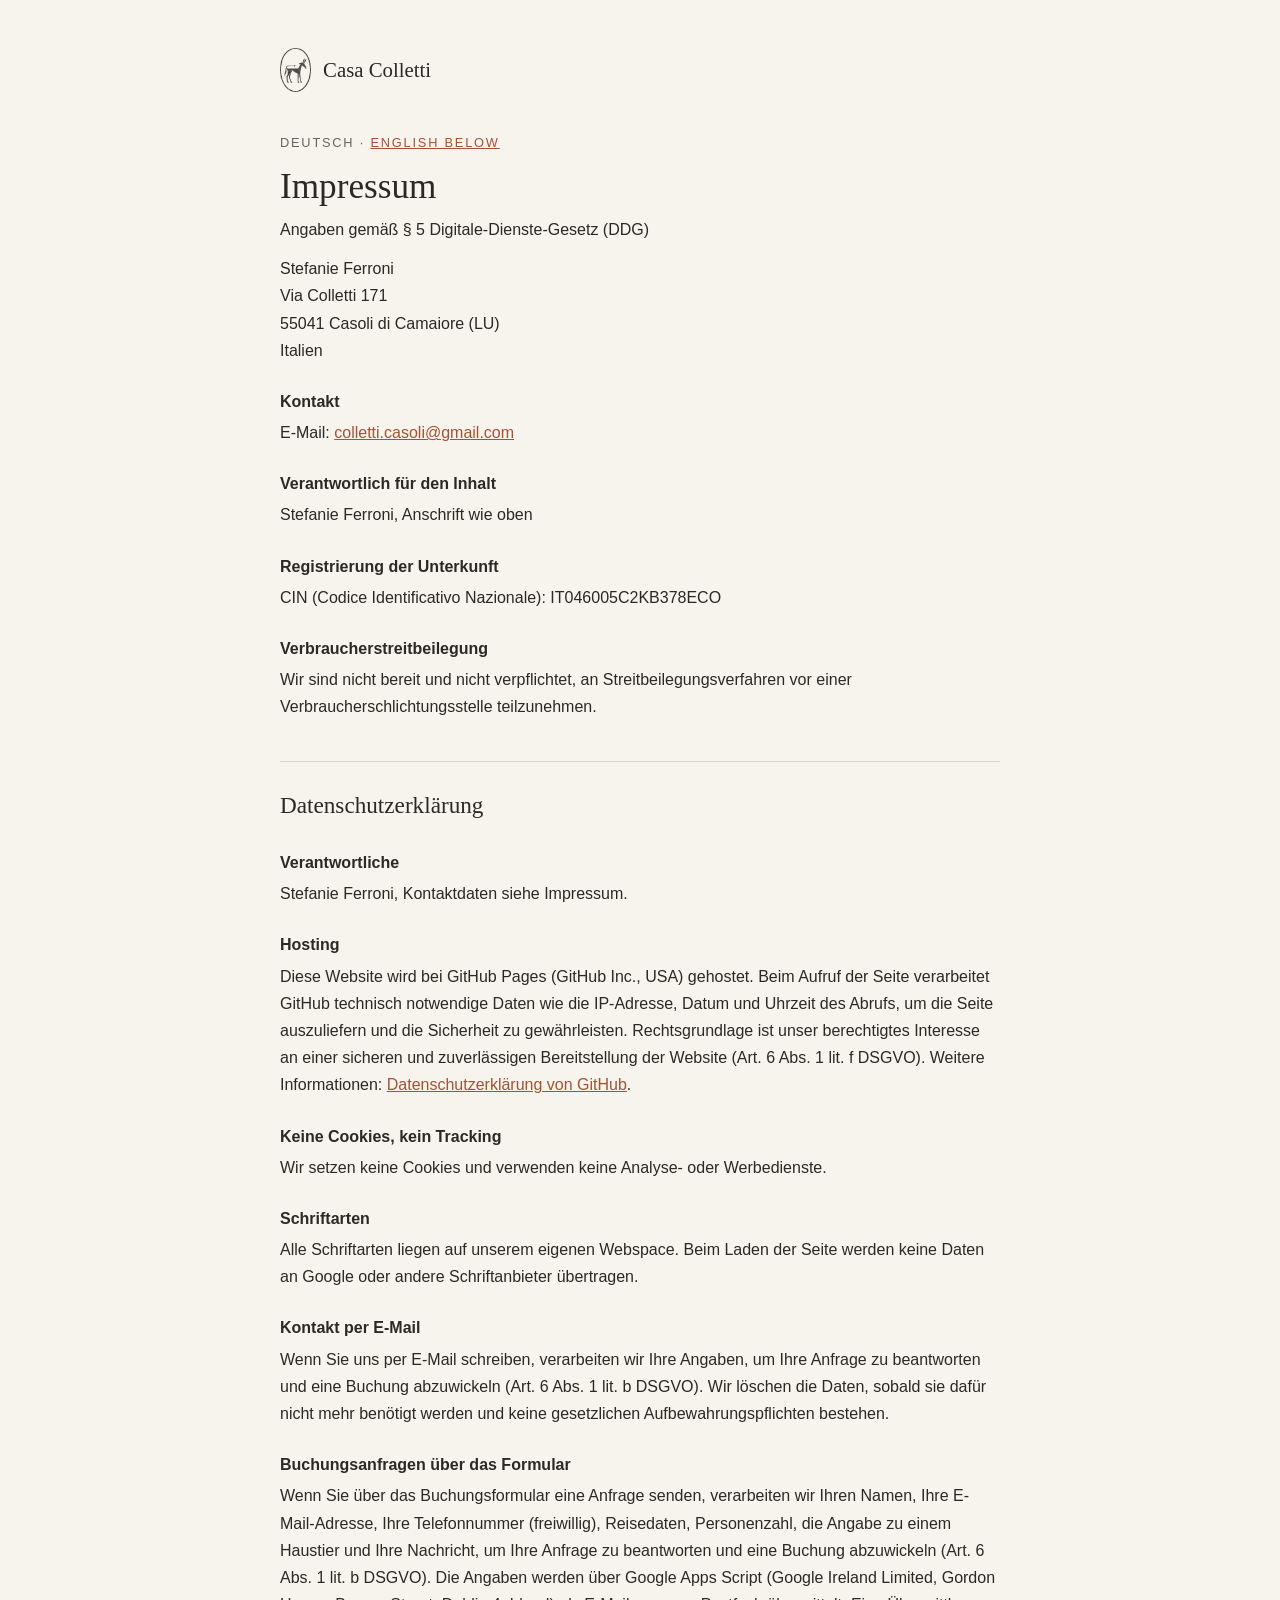
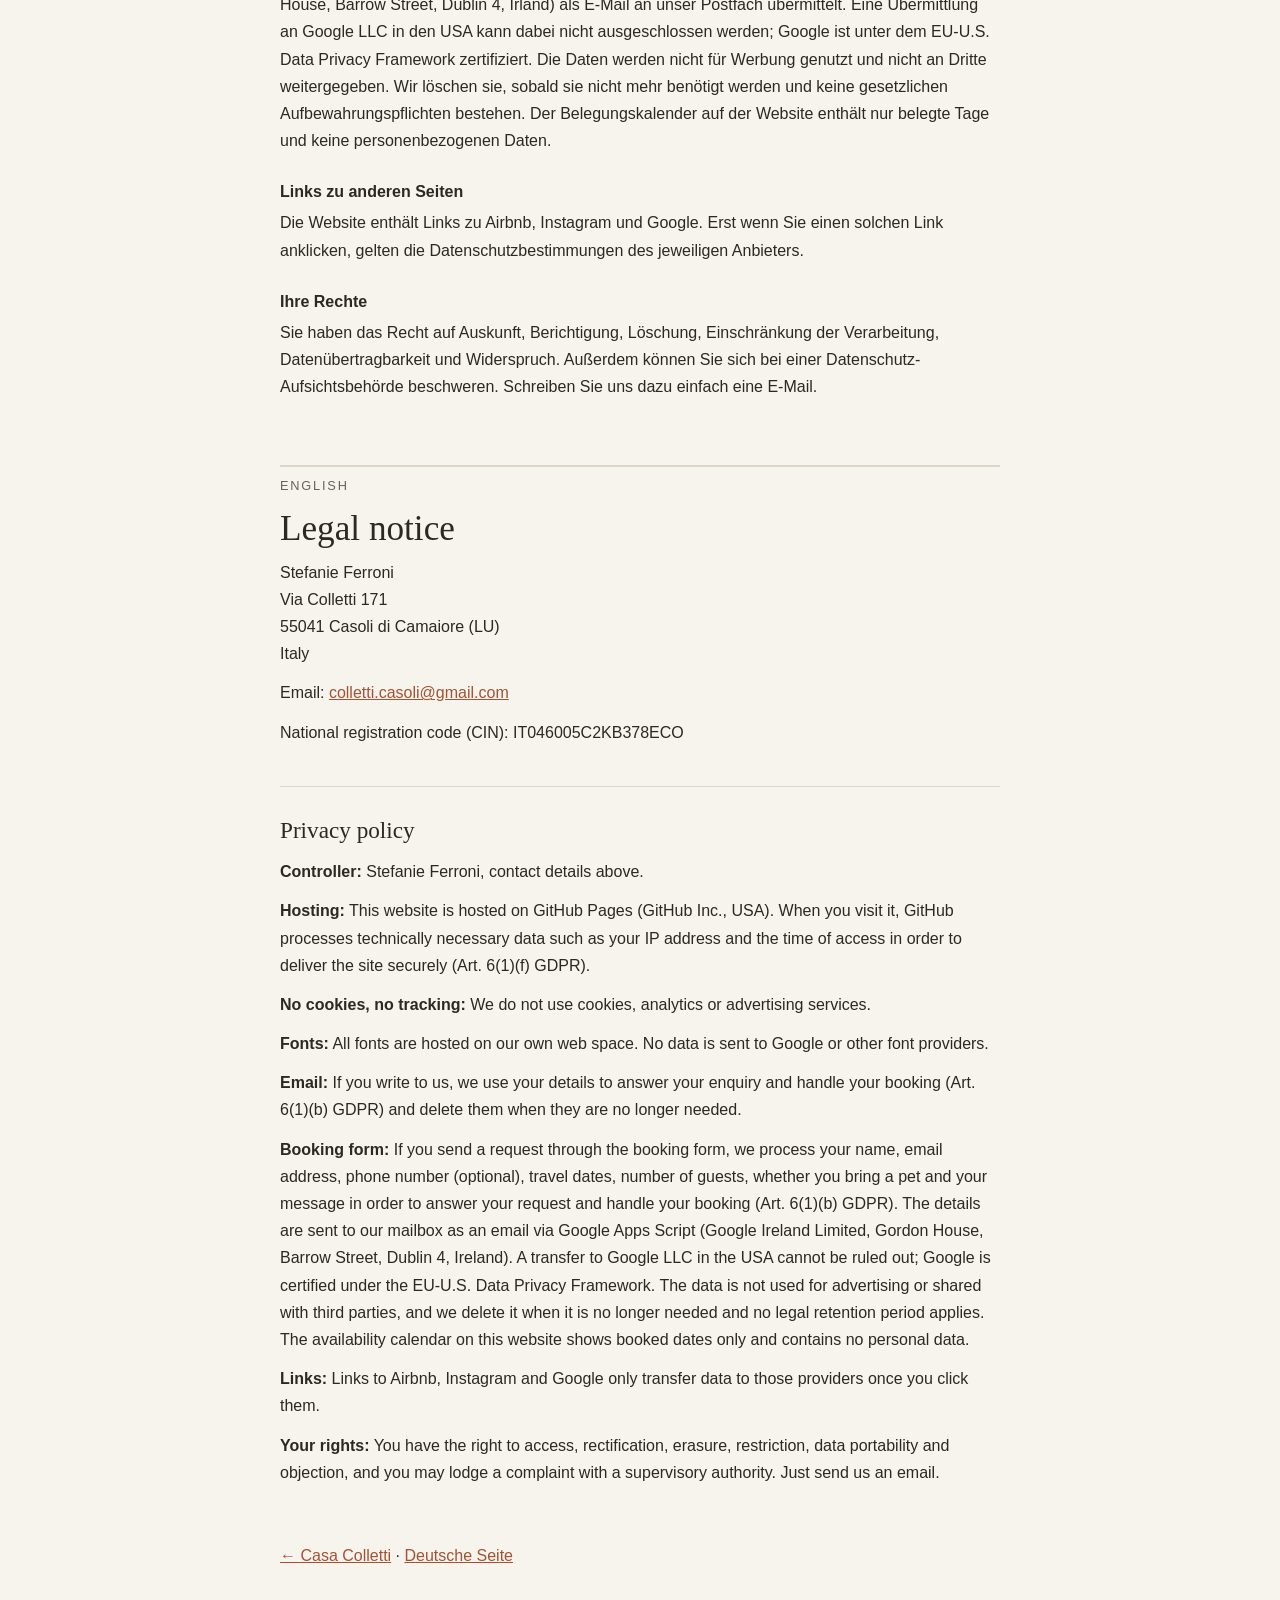
<file: impressum.html>
<!DOCTYPE html>
<html lang="de">
<head>
<meta charset="UTF-8" />
<meta name="viewport" content="width=device-width, initial-scale=1.0" />
<title>Impressum und Datenschutz · Casa Colletti</title>
<meta name="robots" content="noindex, follow" />
<link rel="canonical" href="https://www.casa-colletti.com/impressum.html" />
<link rel="icon" type="image/png" href="images/favicon.png" />
<style>
  :root{--ink:#2c2823;--soft:#6b6358;--line:#ddd5c7;--paper:#f7f4ed;--terra:#a45233}
  *{box-sizing:border-box}
  body{margin:0;background:var(--paper);color:var(--ink);font-family:-apple-system,BlinkMacSystemFont,'Segoe UI',Roboto,'Helvetica Neue',Arial,sans-serif;font-size:16px;line-height:1.7}
  .wrap{max-width:760px;margin:0 auto;padding:48px 20px 80px}
  a{color:var(--terra)}
  .top{display:flex;align-items:center;gap:12px;text-decoration:none;color:var(--ink);font-family:Georgia,'Times New Roman',serif;font-size:1.3rem;margin-bottom:40px}
  .top img{height:44px;width:auto}
  h1{font-family:Georgia,'Times New Roman',serif;font-weight:400;font-size:2.2rem;line-height:1.2;margin:0 0 8px}
  h2{font-family:Georgia,'Times New Roman',serif;font-weight:400;font-size:1.45rem;margin:40px 0 8px;padding-top:24px;border-top:1px solid var(--line)}
  h3{font-size:1rem;margin:24px 0 4px}
  p,ul{margin:0 0 12px}
  .lang{font-size:.8rem;letter-spacing:.14em;text-transform:uppercase;color:var(--soft)}
  .en{margin-top:64px;padding-top:8px;border-top:2px solid var(--line)}
</style>
</head>
<body>
<div class="wrap">
  <a class="top" href="index.html"><img src="images/logo.png" alt="">Casa Colletti</a>

  <p class="lang">Deutsch · <a href="#en">English below</a></p>
  <h1>Impressum</h1>
  <p>Angaben gemäß § 5 Digitale-Dienste-Gesetz (DDG)</p>
  <p>Stefanie Ferroni<br>Via Colletti 171<br>55041 Casoli di Camaiore (LU)<br>Italien</p>
  <h3>Kontakt</h3>
  <p>E-Mail: <a href="mailto:colletti.casoli@gmail.com">colletti.casoli@gmail.com</a></p>
  <h3>Verantwortlich für den Inhalt</h3>
  <p>Stefanie Ferroni, Anschrift wie oben</p>
  <h3>Registrierung der Unterkunft</h3>
  <p>CIN (Codice Identificativo Nazionale): IT046005C2KB378ECO</p>
  <h3>Verbraucherstreitbeilegung</h3>
  <p>Wir sind nicht bereit und nicht verpflichtet, an Streitbeilegungsverfahren vor einer Verbraucherschlichtungsstelle teilzunehmen.</p>

  <h2>Datenschutzerklärung</h2>
  <h3>Verantwortliche</h3>
  <p>Stefanie Ferroni, Kontaktdaten siehe Impressum.</p>
  <h3>Hosting</h3>
  <p>Diese Website wird bei GitHub Pages (GitHub Inc., USA) gehostet. Beim Aufruf der Seite verarbeitet GitHub technisch notwendige Daten wie die IP-Adresse, Datum und Uhrzeit des Abrufs, um die Seite auszuliefern und die Sicherheit zu gewährleisten. Rechtsgrundlage ist unser berechtigtes Interesse an einer sicheren und zuverlässigen Bereitstellung der Website (Art. 6 Abs. 1 lit. f DSGVO). Weitere Informationen: <a href="https://docs.github.com/de/site-policy/privacy-policies/github-general-privacy-statement" target="_blank" rel="noopener">Datenschutzerklärung von GitHub</a>.</p>
  <h3>Keine Cookies, kein Tracking</h3>
  <p>Wir setzen keine Cookies und verwenden keine Analyse- oder Werbedienste.</p>
  <h3 id="fonts">Schriftarten</h3>
  <p>Alle Schriftarten liegen auf unserem eigenen Webspace. Beim Laden der Seite werden keine Daten an Google oder andere Schriftanbieter übertragen.</p>
  <h3>Kontakt per E-Mail</h3>
  <p>Wenn Sie uns per E-Mail schreiben, verarbeiten wir Ihre Angaben, um Ihre Anfrage zu beantworten und eine Buchung abzuwickeln (Art. 6 Abs. 1 lit. b DSGVO). Wir löschen die Daten, sobald sie dafür nicht mehr benötigt werden und keine gesetzlichen Aufbewahrungspflichten bestehen.</p>
  <h3>Buchungsanfragen über das Formular</h3>
  <p>Wenn Sie über das Buchungsformular eine Anfrage senden, verarbeiten wir Ihren Namen, Ihre E-Mail-Adresse, Ihre Telefonnummer (freiwillig), Reisedaten, Personenzahl, die Angabe zu einem Haustier und Ihre Nachricht, um Ihre Anfrage zu beantworten und eine Buchung abzuwickeln (Art. 6 Abs. 1 lit. b DSGVO). Die Angaben werden über Google Apps Script (Google Ireland Limited, Gordon House, Barrow Street, Dublin 4, Irland) als E-Mail an unser Postfach übermittelt. Eine Übermittlung an Google LLC in den USA kann dabei nicht ausgeschlossen werden; Google ist unter dem EU-U.S. Data Privacy Framework zertifiziert. Die Daten werden nicht für Werbung genutzt und nicht an Dritte weitergegeben. Wir löschen sie, sobald sie nicht mehr benötigt werden und keine gesetzlichen Aufbewahrungspflichten bestehen. Der Belegungskalender auf der Website enthält nur belegte Tage und keine personenbezogenen Daten.</p>
  <h3>Links zu anderen Seiten</h3>
  <p>Die Website enthält Links zu Airbnb, Instagram und Google. Erst wenn Sie einen solchen Link anklicken, gelten die Datenschutzbestimmungen des jeweiligen Anbieters.</p>
  <h3>Ihre Rechte</h3>
  <p>Sie haben das Recht auf Auskunft, Berichtigung, Löschung, Einschränkung der Verarbeitung, Datenübertragbarkeit und Widerspruch. Außerdem können Sie sich bei einer Datenschutz-Aufsichtsbehörde beschweren. Schreiben Sie uns dazu einfach eine E-Mail.</p>

  <div class="en" id="en">
    <p class="lang">English</p>
    <h1>Legal notice</h1>
    <p>Stefanie Ferroni<br>Via Colletti 171<br>55041 Casoli di Camaiore (LU)<br>Italy</p>
    <p>Email: <a href="mailto:colletti.casoli@gmail.com">colletti.casoli@gmail.com</a></p>
    <p>National registration code (CIN): IT046005C2KB378ECO</p>

    <h2>Privacy policy</h2>
    <p><strong>Controller:</strong> Stefanie Ferroni, contact details above.</p>
    <p><strong>Hosting:</strong> This website is hosted on GitHub Pages (GitHub Inc., USA). When you visit it, GitHub processes technically necessary data such as your IP address and the time of access in order to deliver the site securely (Art. 6(1)(f) GDPR).</p>
    <p><strong>No cookies, no tracking:</strong> We do not use cookies, analytics or advertising services.</p>
    <p><strong>Fonts:</strong> All fonts are hosted on our own web space. No data is sent to Google or other font providers.</p>
    <p><strong>Email:</strong> If you write to us, we use your details to answer your enquiry and handle your booking (Art. 6(1)(b) GDPR) and delete them when they are no longer needed.</p>
    <p><strong>Booking form:</strong> If you send a request through the booking form, we process your name, email address, phone number (optional), travel dates, number of guests, whether you bring a pet and your message in order to answer your request and handle your booking (Art. 6(1)(b) GDPR). The details are sent to our mailbox as an email via Google Apps Script (Google Ireland Limited, Gordon House, Barrow Street, Dublin 4, Ireland). A transfer to Google LLC in the USA cannot be ruled out; Google is certified under the EU-U.S. Data Privacy Framework. The data is not used for advertising or shared with third parties, and we delete it when it is no longer needed and no legal retention period applies. The availability calendar on this website shows booked dates only and contains no personal data.</p>
    <p><strong>Links:</strong> Links to Airbnb, Instagram and Google only transfer data to those providers once you click them.</p>
    <p><strong>Your rights:</strong> You have the right to access, rectification, erasure, restriction, data portability and objection, and you may lodge a complaint with a supervisory authority. Just send us an email.</p>
  </div>

  <p style="margin-top:56px"><a href="index.html">← Casa Colletti</a> · <a href="de.html">Deutsche Seite</a></p>
</div>
</body>
</html>
</file>
<file: booking/booking.css>
/* Casa Colletti booking widget, uses the site's colour variables (--terra, --ink, --paper ...) */
#cc-booking{max-width:760px;margin:40px auto 0;text-align:left}
.ccb-msg{text-align:center;color:var(--soft,#6b6358)}
.ccb{background:#fff;border:1px solid var(--line,#ddd5c7);border-radius:2px;padding:32px}
.ccb-top{display:flex;align-items:center;justify-content:space-between;gap:16px;flex-wrap:wrap;margin-bottom:18px}
.ccb-guests{display:flex;align-items:center;gap:12px;font-size:.72rem;letter-spacing:.16em;text-transform:uppercase;color:var(--terra,#a45233)}
.ccb-guests select{font:inherit;font-size:.95rem;letter-spacing:0;text-transform:none;color:var(--ink,#2c2823);background:var(--paper,#f7f4ed);border:1px solid var(--line,#ddd5c7);border-radius:2px;padding:8px 12px}
.ccb-pet{cursor:pointer}
.ccb-pet input{width:16px;height:16px;accent-color:var(--terra,#a45233)}
.ccb-hint{font-size:.88rem;color:var(--terra-dark,#8a4329);margin:0}
.ccb-cal{position:relative}
.ccb-nav{position:absolute;top:-4px;left:0;right:0;display:flex;justify-content:space-between;pointer-events:none}
.ccb-arrow{pointer-events:auto;background:none;border:1px solid var(--line,#ddd5c7);border-radius:2px;width:34px;height:34px;font-size:1.3rem;line-height:1;color:var(--ink,#2c2823);cursor:pointer}
.ccb-arrow:hover:not(:disabled){background:var(--paper-2,#efe9dd)}
.ccb-arrow:disabled{opacity:.3;cursor:default}
.ccb-months{display:grid;grid-template-columns:1fr 1fr;gap:32px}
.ccb-mtitle{text-align:center;font-size:.8rem;letter-spacing:.18em;text-transform:uppercase;margin:6px 0 14px;font-weight:400}
.ccb-grid{display:grid;grid-template-columns:repeat(7,1fr);gap:3px}
.ccb-dow{text-align:center;font-size:.7rem;color:var(--soft,#6b6358);padding-bottom:4px}
.ccb-day{font:inherit;font-size:.88rem;aspect-ratio:1/1;border:0;border-radius:2px;background:var(--paper,#f7f4ed);color:var(--ink,#2c2823);cursor:pointer;padding:0}
.ccb-day:hover:not(:disabled){background:var(--paper-2,#efe9dd);outline:1px solid var(--terra,#a45233)}
.ccb-day.past{background:none;color:#c9c1b4;cursor:default}
.ccb-day.booked{background:none;color:#bdb4a6;text-decoration:line-through}
.ccb-day.booked:not(:disabled){cursor:pointer}
.ccb-day.inrange{background:#ead9cf}
.ccb-day.start,.ccb-day.end,.ccb-day.start:hover:not(:disabled),.ccb-day.end:hover:not(:disabled){background:var(--terra,#a45233);color:#fff;text-decoration:none}
.ccb-legend{display:flex;gap:20px;flex-wrap:wrap;font-size:.78rem;color:var(--soft,#6b6358);margin:16px 0 6px}
.ccb-dot{display:inline-block;width:10px;height:10px;border-radius:2px;margin-right:6px;vertical-align:-1px;background:var(--paper,#f7f4ed);border:1px solid var(--line,#ddd5c7)}
.ccb-dot.booked{background:none;position:relative}
.ccb-dot.booked:after{content:"";position:absolute;left:0;right:0;top:4px;border-top:1px solid #bdb4a6}
.ccb-upd{margin-left:auto}
.ccb-summary{border-top:1px solid var(--line,#ddd5c7);margin-top:18px;padding-top:22px}
.ccb-prompt{text-align:center;color:var(--soft,#6b6358);margin:0}
.ccb-dates{display:flex;gap:28px;flex-wrap:wrap;margin:0 0 16px;font-size:.72rem;letter-spacing:.14em;text-transform:uppercase;color:var(--terra,#a45233)}
.ccb-dates strong{display:block;font-size:1rem;letter-spacing:0;text-transform:none;color:var(--ink,#2c2823);font-weight:400}
.ccb-table{width:100%;border-collapse:collapse;font-size:.95rem}
.ccb-table td{padding:6px 0;border-bottom:1px solid var(--paper-2,#efe9dd)}
.ccb-table td:last-child{text-align:right}
.ccb-disc td{color:var(--green,#4d5a44)}
.ccb-total td{border-bottom:0;padding-top:12px;font-weight:600;font-size:1.05rem}
.ccb-small{font-size:.8rem;color:var(--soft,#6b6358);margin:10px 0}
.ccb-reset{background:none;border:0;padding:0;font:inherit;font-size:.8rem;color:var(--soft,#6b6358);text-decoration:underline;cursor:pointer}
.ccb-form{margin-top:22px;border-top:1px solid var(--line,#ddd5c7);padding-top:22px}
.ccb-form label{display:block;font-size:.72rem;letter-spacing:.14em;text-transform:uppercase;color:var(--soft,#6b6358);margin-bottom:14px}
.ccb-form input,.ccb-form textarea{display:block;width:100%;margin-top:6px;font:inherit;font-size:.95rem;letter-spacing:0;text-transform:none;color:var(--ink,#2c2823);background:var(--paper,#f7f4ed);border:1px solid var(--line,#ddd5c7);border-radius:2px;padding:10px 12px}
.ccb-form input:focus,.ccb-form textarea:focus,.ccb-guests select:focus{outline:1px solid var(--terra,#a45233);border-color:var(--terra,#a45233)}
.ccb-row{display:grid;grid-template-columns:1fr 1fr;gap:16px}
.ccb-form .btn{cursor:pointer;margin-top:6px;font-family:inherit}
.ccb-form .btn:disabled{opacity:.6}
.ccb-hp{position:absolute;left:-9999px;opacity:0}
.ccb-thanks{text-align:center;font-size:1.05rem;margin:10px 0}
.ccb-err{color:var(--terra-dark,#8a4329)}
@media (max-width:640px){
  .ccb{padding:20px 14px}
  .ccb-months{grid-template-columns:1fr;gap:20px}
  .ccb-months .ccb-month:nth-child(2){display:none}
  .ccb-row{grid-template-columns:1fr;gap:0}
  .ccb-upd{margin-left:0}
}
</file>
